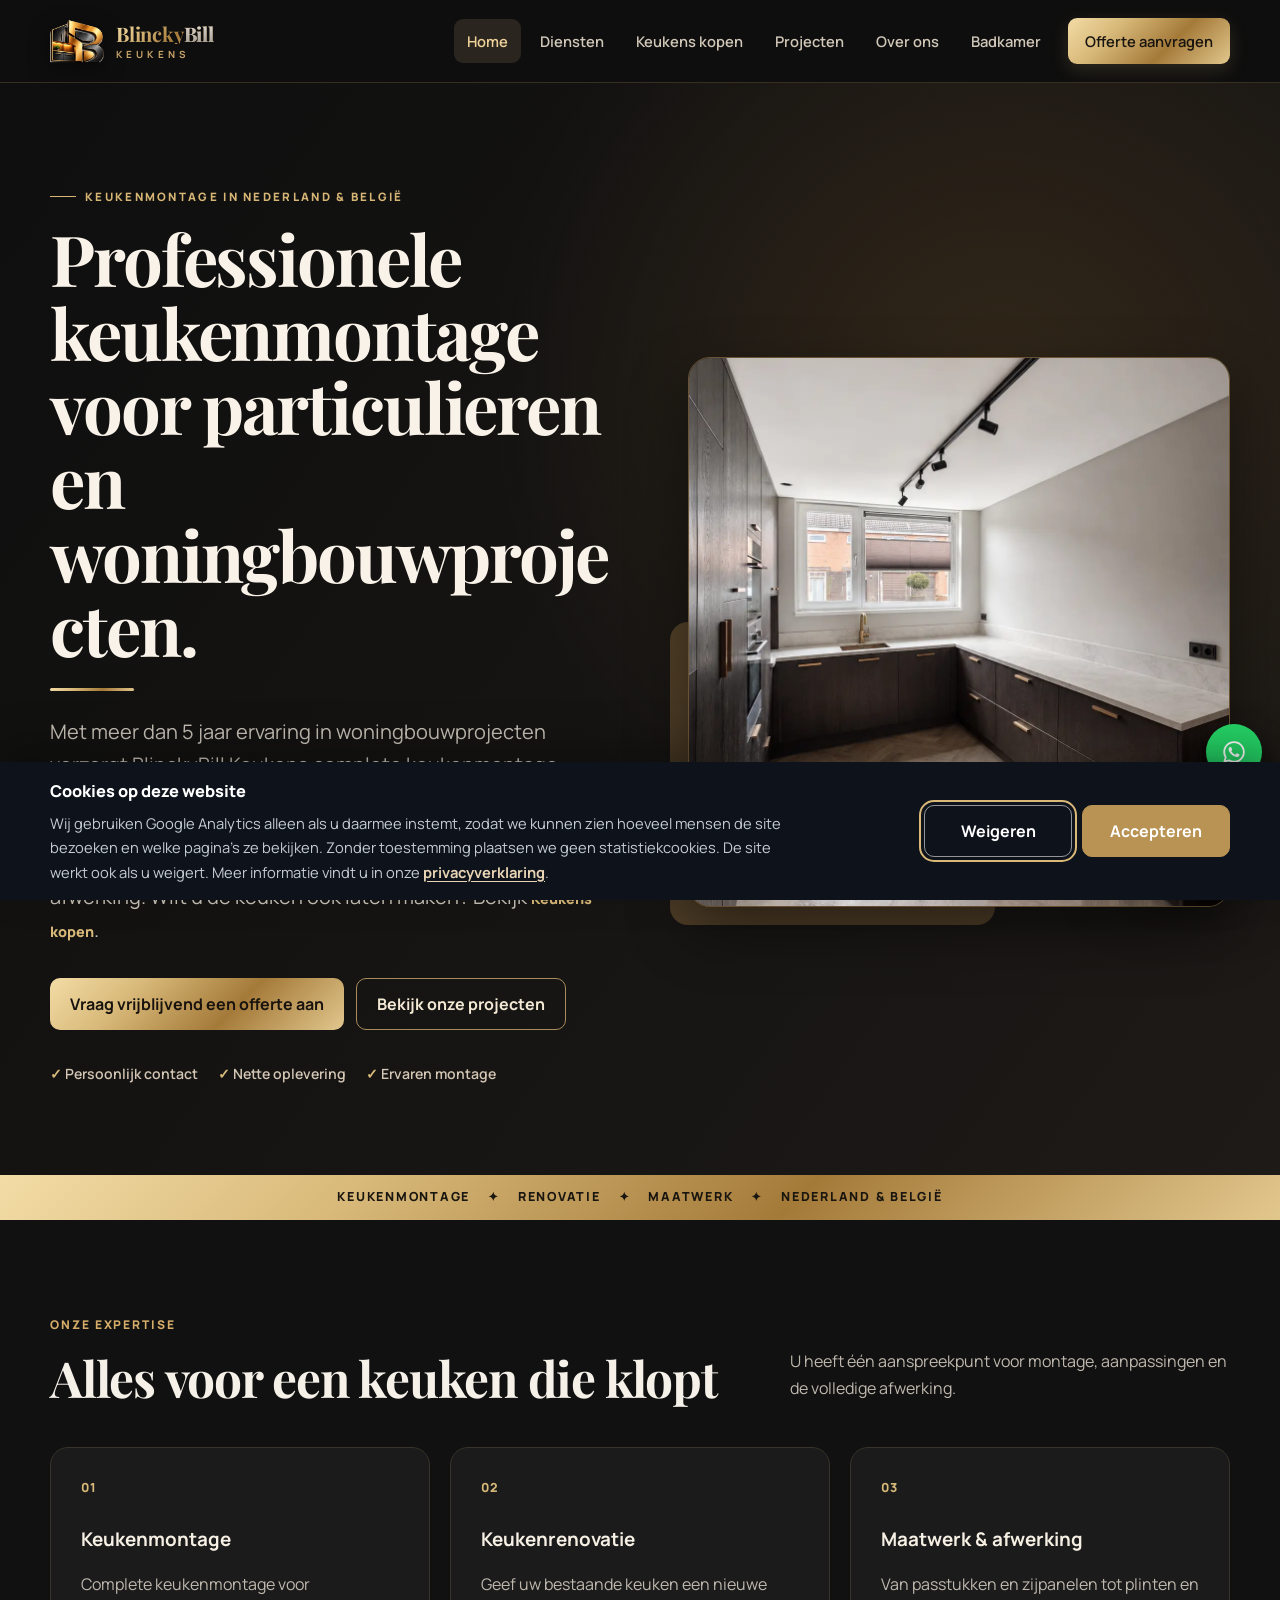
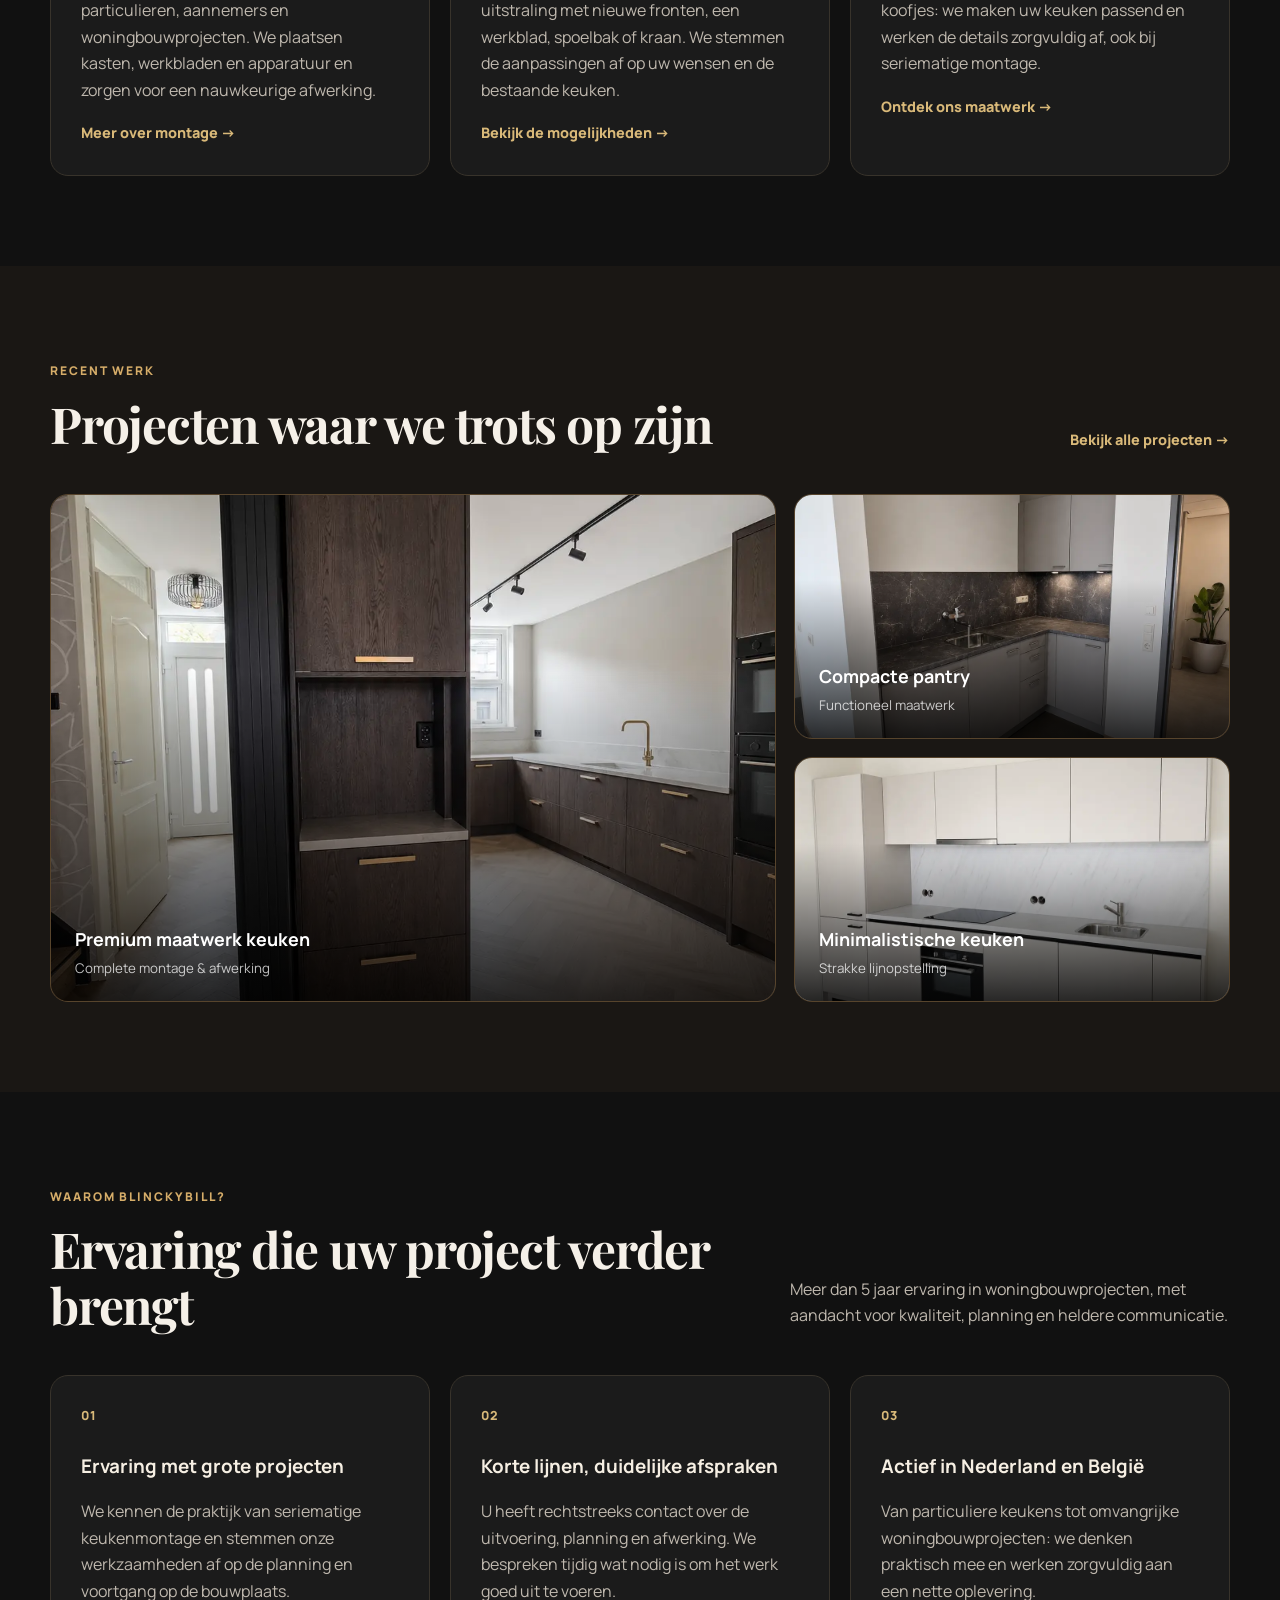
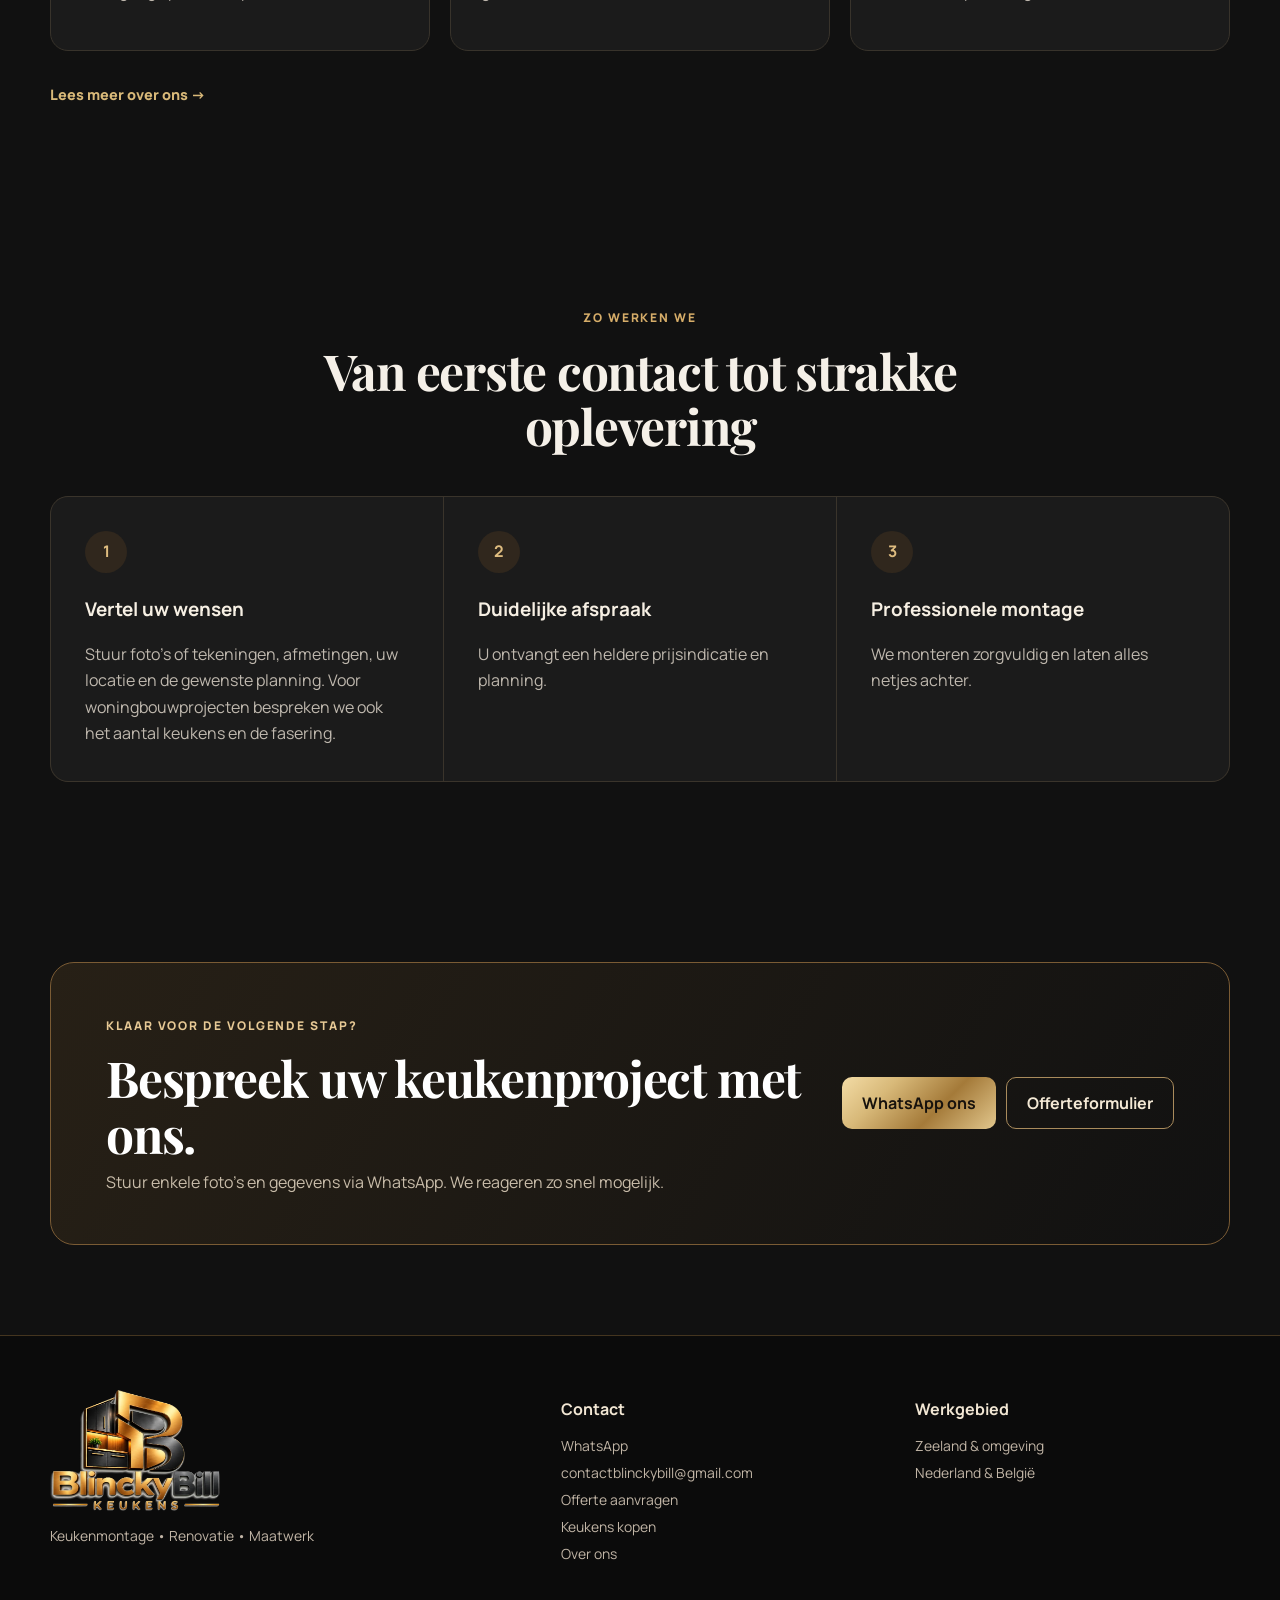
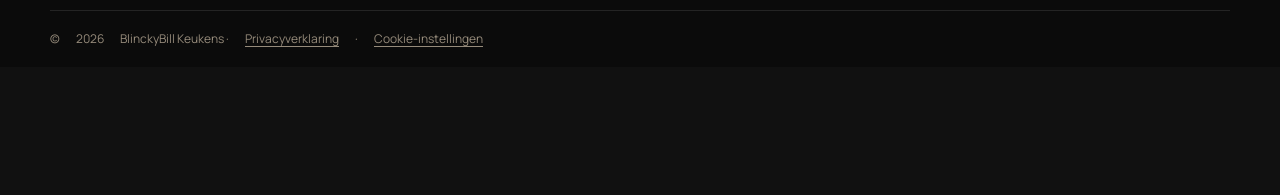
<file: index.html>
<!doctype html>
<html lang="nl">
<head>
  <meta charset="utf-8">
  <meta name="viewport" content="width=device-width, initial-scale=1">
  <title>Keukenmontage Zeeland &amp; België | BlinckyBill Keukens</title>
  <meta name="description" content="Keukenmontage in Zeeland, Nederland en België voor particulieren en woningbouwprojecten. Ook renovatie en maatwerk. Vraag vrijblijvend een offerte aan.">
  <link rel="canonical" href="https://blinckybillkeukens.nl/">
  <meta name="theme-color" content="#111111">
  <meta property="og:type" content="website">
  <meta property="og:locale" content="nl_NL">
  <meta property="og:site_name" content="BlinckyBill Keukens">
  <meta property="og:title" content="Keukenmontage Zeeland &amp; België | BlinckyBill Keukens">
  <meta property="og:description" content="Keukenmontage in Zeeland, Nederland en België voor particulieren en woningbouwprojecten. Ook renovatie en maatwerk. Vraag vrijblijvend een offerte aan.">
  <meta property="og:url" content="https://blinckybillkeukens.nl/">
  <meta property="og:image" content="https://blinckybillkeukens.nl/og-image.jpg">
  <meta property="og:image:width" content="1200">
  <meta property="og:image:height" content="630">
  <meta name="twitter:card" content="summary_large_image">
  <link rel="icon" type="image/png" sizes="32x32" href="favicon-32.png">
  <link rel="apple-touch-icon" href="apple-touch-icon.png">
  <link rel="preconnect" href="https://fonts.googleapis.com">
  <link rel="preconnect" href="https://fonts.gstatic.com" crossorigin>
  <link rel="stylesheet" href="https://fonts.googleapis.com/css2?family=Manrope:wght@400;500;600;700;800&amp;family=Playfair+Display:wght@600;700&amp;display=swap">
  <link rel="stylesheet" href="styles.css">
  <link rel="stylesheet" href="premium.css">
  <link rel="preload" as="image" href="project-premium-01.webp" fetchpriority="high">
  <script type="application/ld+json">{"@context":"https://schema.org","@type":"HomeAndConstructionBusiness","name":"BlinckyBill Keukens","url":"https://blinckybillkeukens.nl/","logo":"https://blinckybillkeukens.nl/blinckybill-premium-logo.png","image":"https://blinckybillkeukens.nl/og-image.jpg","email":"contactblinckybill@gmail.com","description":"Keukenmontage voor particulieren en woningbouwprojecten in Zeeland, Nederland en België. Keukenrenovatie, maatwerk en afwerking.","areaServed":[{"@type":"AdministrativeArea","name":"Zeeland"},{"@type":"Country","name":"Nederland"},{"@type":"Country","name":"België"}]}</script>
</head>
<body>
<a class="skip-link" href="#main">Naar de inhoud</a>
<header class="site-header"><div class="container header-inner"><a class="brand" href="index.html" aria-label="BlinckyBill Keukens – home"><img src="logo-emblem.webp" class="logo" width="192" height="192" alt="BlinckyBill Keukens logo"><span class="brand-text"><strong>Blincky<em>Bill</em></strong><small>Keukens</small></span></a><button class="nav-toggle" type="button" aria-label="Menu openen" aria-expanded="false" aria-controls="site-nav">☰</button><nav class="nav" id="site-nav" data-nav aria-label="Hoofdmenu"><a class="active" aria-current="page" href="index.html">Home</a><a href="diensten.html">Diensten</a><a href="keukens-kopen.html">Keukens kopen</a><a href="portfolio.html">Projecten</a><a href="over-ons.html">Over ons</a><a href="badkamermeubels.html">Badkamer</a><a class="nav-cta" href="contact.html">Offerte aanvragen</a></nav></div></header>
<main id="main">
    <section class="hero">
      <div class="container hero-grid">
        <div class="hero-copy">
          <span class="premium-kicker">Keukenmontage in Nederland & België</span>
          <h1>Professionele keukenmontage voor particulieren en woningbouwprojecten.</h1>
          <p class="lead">Met meer dan 5 jaar ervaring in woningbouwprojecten verzorgt BlinckyBill Keukens complete keukenmontage, renovatie en maatwerk in Nederland en België. Van één keuken tot een groot woonproject: u kunt rekenen op duidelijke afspraken, zorgvuldig montagewerk en een nette afwerking. Wilt u de keuken ook laten maken? Bekijk <a class="text-link" href="keukens-kopen.html">Keukens kopen</a>.</p>
          <div class="hero-actions">
            <a class="btn primary" href="contact.html">Vraag vrijblijvend een offerte aan</a>
            <a class="btn secondary" href="portfolio.html">Bekijk onze projecten</a>
          </div>
          <div class="trust-row">
            <span>✓ Persoonlijk contact</span>
            <span>✓ Nette oplevering</span>
            <span>✓ Ervaren montage</span>
          </div>
        </div>
        <div class="hero-visual">
          <img src="project-premium-01.webp" alt="Premium keuken in donker hout met messing details" width="1086" height="1448" fetchpriority="high" decoding="async">
          <div class="experience-badge"><strong>Vakwerk</strong><span>tot in elk detail</span></div>
        </div>
      </div>
    </section>

    <section class="section" id="blinckybill-video" hidden aria-labelledby="blinckybill-video-title">
      <div class="container">
        <div class="section-heading"><div><span class="eyebrow">BlinckyBill in beeld</span><h2 id="blinckybill-video-title">Vakmanschap in elk detail</h2></div><p>Bekijk onze korte merkfilm over keukenmontage en vakmanschap.</p></div>
        <video id="blinckybill-ad-player" controls playsinline preload="metadata" style="display:block;width:100%;max-width:1000px;margin:0 auto;border-radius:18px;background:#111;aspect-ratio:16/9" aria-label="BlinckyBill Keukens merkfilm van 25 seconden">
          <source src="blinckybill-reclame.mp4" type="video/mp4">
          Uw browser ondersteunt deze video niet.
        </video>
      </div>
    </section>
    <script>
      (function () {
        var video = document.getElementById('blinckybill-ad-player');
        var section = document.getElementById('blinckybill-video');
        video.addEventListener('loadedmetadata', function () { section.hidden = false; }, { once: true });
      }());
    </script>

    <div class="premium-strip" role="presentation"><div class="container"><span>Keukenmontage</span><span>Renovatie</span><span>Maatwerk</span><span>Nederland & België</span></div></div>

    <section class="section">
      <div class="container">
        <div class="section-heading"><div><span class="eyebrow">Onze expertise</span><h2>Alles voor een keuken die klopt</h2></div><p>U heeft één aanspreekpunt voor montage, aanpassingen en de volledige afwerking.</p></div>
        <div class="service-grid">
          <article class="service-card"><span class="service-number">01</span><h3>Keukenmontage</h3><p>Complete keukenmontage voor particulieren, aannemers en woningbouwprojecten. We plaatsen kasten, werkbladen en apparatuur en zorgen voor een nauwkeurige afwerking.</p><a href="diensten.html">Meer over montage →</a></article>
          <article class="service-card"><span class="service-number">02</span><h3>Keukenrenovatie</h3><p>Geef uw bestaande keuken een nieuwe uitstraling met nieuwe fronten, een werkblad, spoelbak of kraan. We stemmen de aanpassingen af op uw wensen en de bestaande keuken.</p><a href="diensten.html">Bekijk de mogelijkheden →</a></article>
          <article class="service-card"><span class="service-number">03</span><h3>Maatwerk & afwerking</h3><p>Van passtukken en zijpanelen tot plinten en koofjes: we maken uw keuken passend en werken de details zorgvuldig af, ook bij seriematige montage.</p><a href="diensten.html">Ontdek ons maatwerk →</a></article>
        </div>
      </div>
    </section>

    <section class="section projects-section">
      <div class="container">
        <div class="section-heading"><div><span class="eyebrow">Recent werk</span><h2>Projecten waar we trots op zijn</h2></div><a class="text-link" href="portfolio.html">Bekijk alle projecten →</a></div>
        <div class="featured-projects">
          <a class="project-card project-large" href="portfolio.html"><img src="project-premium-02.webp" alt="Complete maatwerk keuken in donker hout" loading="lazy" decoding="async"><span><strong>Premium maatwerk keuken</strong><small>Complete montage & afwerking</small></span></a>
          <a class="project-card" href="portfolio.html"><img src="project-pantry-grey.webp" alt="Compacte grijze pantry" loading="lazy" decoding="async"><span><strong>Compacte pantry</strong><small>Functioneel maatwerk</small></span></a>
          <a class="project-card" href="portfolio.html"><img src="project-minimal-white.webp" alt="Minimalistische witte keuken" loading="lazy" decoding="async"><span><strong>Minimalistische keuken</strong><small>Strakke lijnopstelling</small></span></a>
        </div>
      </div>
    </section>

    <section class="section">
      <div class="container">
        <div class="section-heading"><div><span class="eyebrow">Waarom BlinckyBill?</span><h2>Ervaring die uw project verder brengt</h2></div><p>Meer dan 5 jaar ervaring in woningbouwprojecten, met aandacht voor kwaliteit, planning en heldere communicatie.</p></div>
        <div class="service-grid">
          <article class="service-card"><span class="service-number">01</span><h3>Ervaring met grote projecten</h3><p>We kennen de praktijk van seriematige keukenmontage en stemmen onze werkzaamheden af op de planning en voortgang op de bouwplaats.</p></article>
          <article class="service-card"><span class="service-number">02</span><h3>Korte lijnen, duidelijke afspraken</h3><p>U heeft rechtstreeks contact over de uitvoering, planning en afwerking. We bespreken tijdig wat nodig is om het werk goed uit te voeren.</p></article>
          <article class="service-card"><span class="service-number">03</span><h3>Actief in Nederland en België</h3><p>Van particuliere keukens tot omvangrijke woningbouwprojecten: we denken praktisch mee en werken zorgvuldig aan een nette oplevering.</p></article>
        </div>
        <p class="hero-actions"><a class="text-link" href="over-ons.html">Lees meer over ons →</a></p>
      </div>
    </section>

    <section class="section process-section">
      <div class="container">
        <div class="section-heading centered"><div><span class="eyebrow">Zo werken we</span><h2>Van eerste contact tot strakke oplevering</h2></div></div>
        <div class="process-grid"><div><strong>1</strong><h3>Vertel uw wensen</h3><p>Stuur foto’s of tekeningen, afmetingen, uw locatie en de gewenste planning. Voor woningbouwprojecten bespreken we ook het aantal keukens en de fasering.</p></div><div><strong>2</strong><h3>Duidelijke afspraak</h3><p>U ontvangt een heldere prijsindicatie en planning.</p></div><div><strong>3</strong><h3>Professionele montage</h3><p>We monteren zorgvuldig en laten alles netjes achter.</p></div></div>
      </div>
    </section>

    <section class="section">
      <div class="container cta-panel"><div><span class="eyebrow light">Klaar voor de volgende stap?</span><h2>Bespreek uw keukenproject met ons.</h2><p>Stuur enkele foto’s en gegevens via WhatsApp. We reageren zo snel mogelijk.</p></div><div class="cta-actions"><a class="btn white" href="https://wa.me/31616698106" target="_blank" rel="noopener">WhatsApp ons</a><a class="btn secondary" href="contact.html">Offerteformulier</a></div></div>
    </section>
  </main>
<footer class="site-footer"><div class="container footer-inner"><div class="footer-brand"><img src="logo-blinckybill-keukens.webp" class="footer-logo" width="640" height="457" alt="BlinckyBill Keukens" loading="lazy"><span>Keukenmontage • Renovatie • Maatwerk</span></div><div><strong>Contact</strong><a href="https://wa.me/31616698106" target="_blank" rel="noopener">WhatsApp</a><a href="mailto:contactblinckybill@gmail.com">contactblinckybill@gmail.com</a><a href="contact.html">Offerte aanvragen</a><a href="keukens-kopen.html">Keukens kopen</a><a href="over-ons.html">Over ons</a></div><div><strong>Werkgebied</strong><span>Zeeland & omgeving</span><span>Nederland & België</span></div></div><div class="container footer-bottom">© <span id="year">2026</span> BlinckyBill Keukens · <a href="privacyverklaring.html">Privacyverklaring</a> · <button type="button" class="footer-cookie-settings" data-open-cookie-settings>Cookie-instellingen</button></div></footer>
<a class="wa-float" href="https://wa.me/31616698106" target="_blank" rel="noopener" aria-label="Stuur een WhatsApp-bericht"><svg viewBox="0 0 24 24" width="26" height="26" aria-hidden="true"><path fill="currentColor" d="M12.04 2C6.58 2 2.13 6.45 2.13 11.91c0 1.75.46 3.45 1.32 4.95L2.05 22l5.25-1.38a9.9 9.9 0 0 0 4.74 1.21c5.46 0 9.91-4.45 9.91-9.91C21.95 6.45 17.5 2 12.04 2Zm0 18.15c-1.48 0-2.93-.4-4.2-1.15l-.3-.18-3.12.82.83-3.04-.2-.31a8.2 8.2 0 0 1-1.26-4.38c0-4.54 3.7-8.24 8.25-8.24 4.54 0 8.24 3.7 8.24 8.24 0 4.55-3.7 8.24-8.24 8.24Zm4.52-6.16c-.25-.12-1.47-.72-1.69-.81-.23-.08-.39-.12-.56.12-.16.25-.64.81-.78.97-.14.17-.29.19-.54.06-.25-.12-1.05-.39-1.99-1.23-.74-.66-1.23-1.47-1.38-1.72-.14-.25-.02-.38.11-.5.11-.11.25-.29.37-.43.13-.15.17-.25.25-.42.08-.16.04-.31-.02-.43-.06-.12-.56-1.34-.76-1.84-.2-.48-.41-.42-.56-.43h-.48c-.17 0-.43.06-.66.31-.22.25-.86.84-.86 2.05 0 1.21.88 2.38 1 2.54.12.17 1.73 2.64 4.2 3.7.59.26 1.05.41 1.4.52.59.19 1.13.16 1.55.1.47-.07 1.47-.6 1.67-1.18.21-.58.21-1.07.14-1.18-.06-.1-.22-.16-.47-.28Z"/></svg></a>
<script src="analytics-config.js"></script>
<script src="cookie-consent.js" defer></script>
<script src="script.js" defer></script>
</body>
</html>
</file>
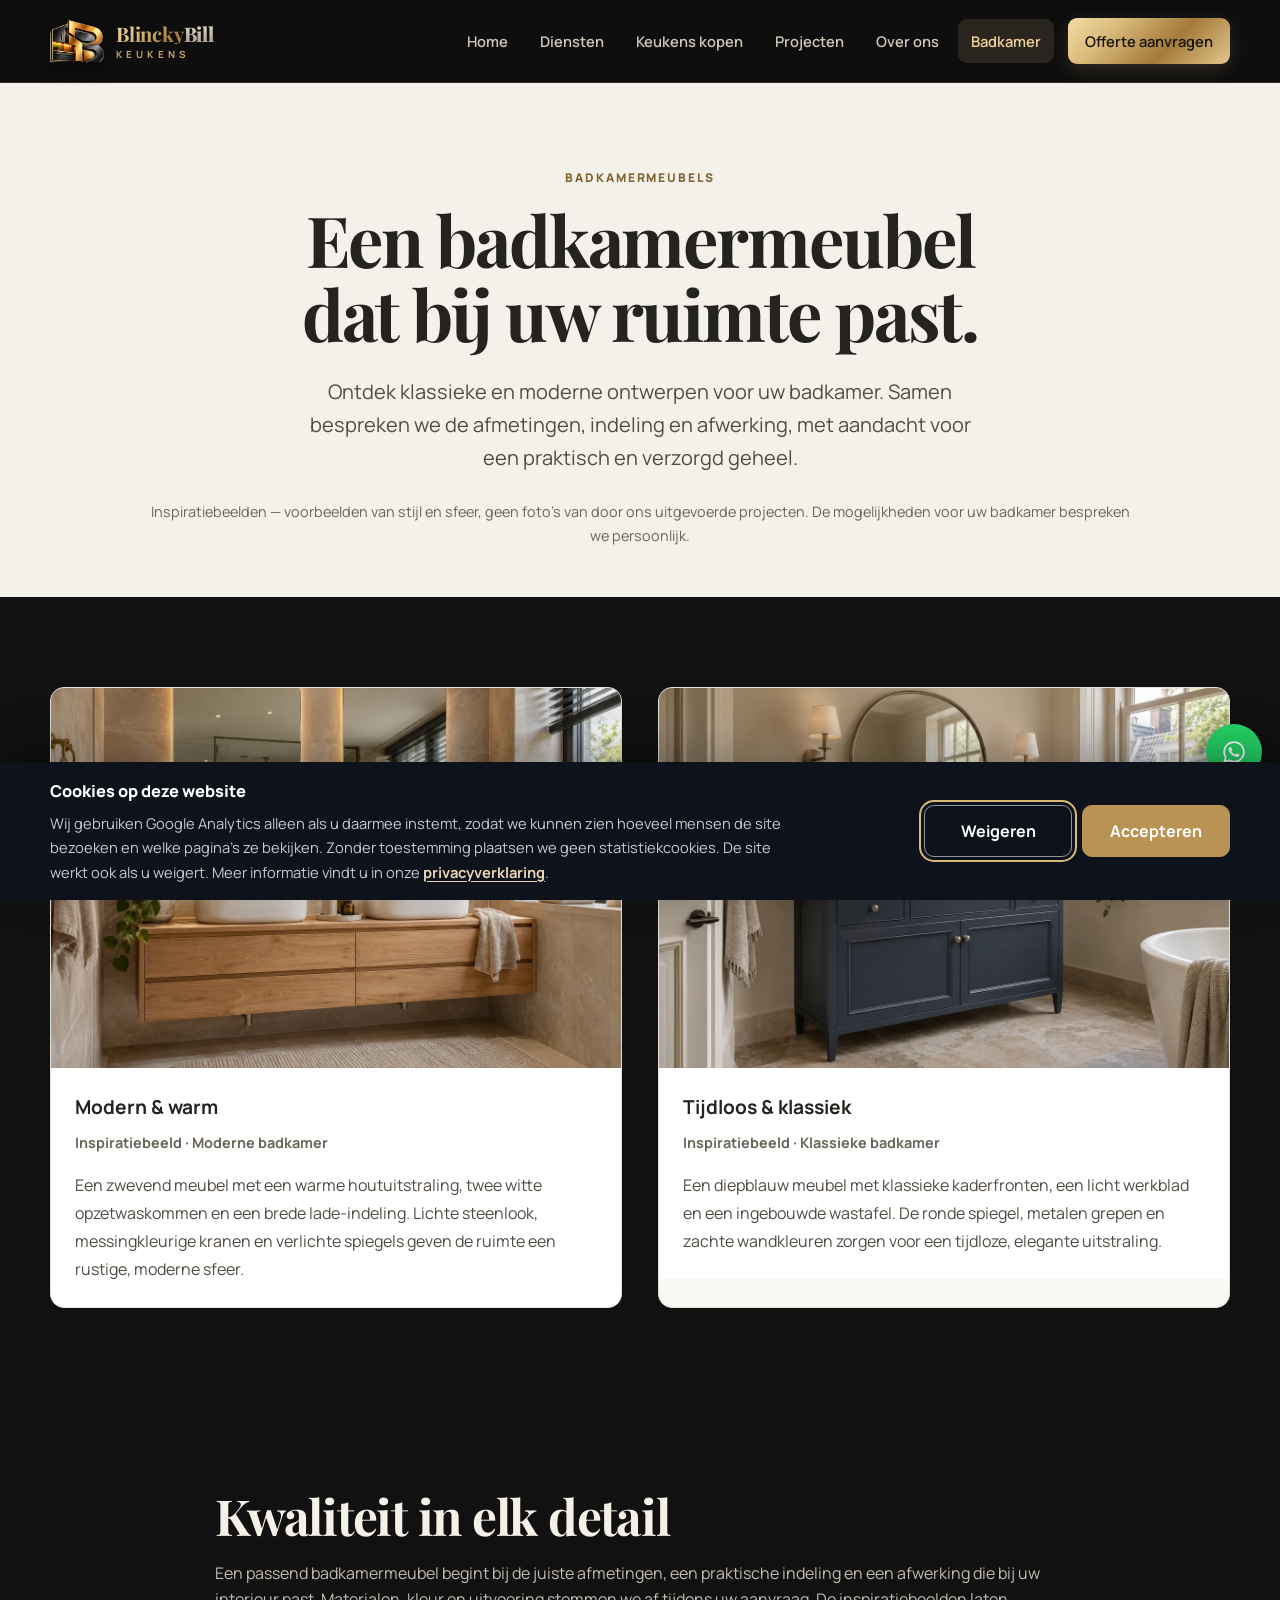
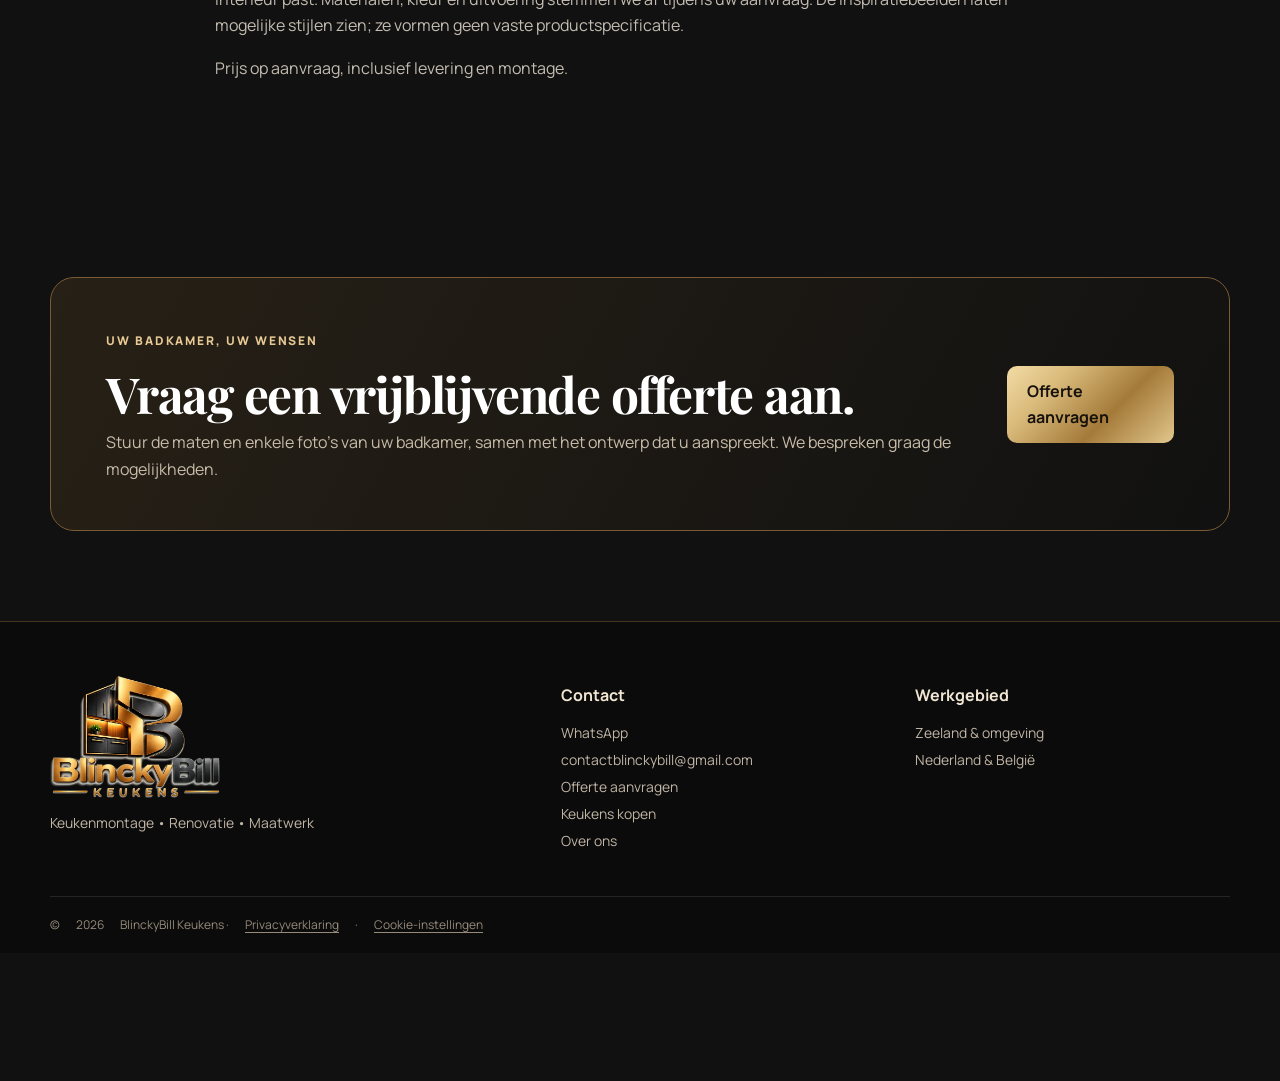
<file: badkamermeubels.html>
<!doctype html>
<html lang="nl">
<head>
  <meta charset="utf-8">
  <meta name="viewport" content="width=device-width, initial-scale=1">
  <title>Badkamermeubels | BlinckyBill Keukens</title>
  <meta name="description" content="Badkamermeubels op maat: klassiek of modern, in MDF of melamine. Levering en montage door BlinckyBill Keukens.">
  <link rel="canonical" href="https://blinckybillkeukens.nl/badkamermeubels.html">
  <meta name="theme-color" content="#111111">
  <meta property="og:type" content="website">
  <meta property="og:locale" content="nl_NL">
  <meta property="og:site_name" content="BlinckyBill Keukens">
  <meta property="og:title" content="Badkamermeubels | BlinckyBill Keukens">
  <meta property="og:description" content="Badkamermeubels op maat: klassiek of modern, in MDF of melamine. Levering en montage door BlinckyBill Keukens.">
  <meta property="og:url" content="https://blinckybillkeukens.nl/badkamermeubels.html">
  <meta property="og:image" content="https://blinckybillkeukens.nl/og-image.jpg">
  <meta property="og:image:width" content="1200">
  <meta property="og:image:height" content="630">
  <meta name="twitter:card" content="summary_large_image">
  <link rel="icon" type="image/png" sizes="32x32" href="favicon-32.png">
  <link rel="apple-touch-icon" href="apple-touch-icon.png">
  <link rel="preconnect" href="https://fonts.googleapis.com">
  <link rel="preconnect" href="https://fonts.gstatic.com" crossorigin>
  <link rel="stylesheet" href="https://fonts.googleapis.com/css2?family=Manrope:wght@400;500;600;700;800&amp;family=Playfair+Display:wght@600;700&amp;display=swap">
  <link rel="stylesheet" href="styles.css">
  <link rel="stylesheet" href="premium.css">
<style>
.bathroom-page .page-hero{background:#f4f1eb;padding:80px 0 48px}
.bathroom-page .page-hero .narrow{max-width:1000px}
.bathroom-page h1{max-width:760px;margin-bottom:24px}
.bathroom-page .lead{max-width:680px}
.bathroom-page .filters{display:flex;flex-wrap:wrap;gap:10px;margin-top:30px}
.bathroom-page .gallery{display:grid;grid-template-columns:repeat(2,minmax(0,1fr));gap:36px}
.bathroom-page .gallery .g-item{display:block;position:relative;padding:0;overflow:hidden;border:1px solid #e5e0d7;border-radius:14px;background:#faf8f4;text-align:left;color:#25231f;box-shadow:none}
.bathroom-page .gallery .g-item[hidden]{display:none}
.bathroom-page .gallery .g-item img{display:block;width:100%;height:auto;aspect-ratio:3/2;object-fit:cover;background:#eeeae3;transition:transform .3s}
.bathroom-page .gallery .g-item:hover img{transform:scale(1.025)}
.bathroom-page .gallery .g-item>span{position:static;display:block;padding:24px;background:#fff;color:#25231f}
.bathroom-page .gallery .g-item strong{display:block;font-size:1.2rem;margin-bottom:8px}
.bathroom-page .gallery .g-item small{display:block;color:#696359;font-size:.9rem}
.bathroom-page .g-item:focus-visible{outline:3px solid #a98750;outline-offset:5px}
.bathroom-page .catalog-note{margin:26px 0 0;color:#696359;font-size:.9rem;line-height:1.7}
@media(max-width:640px){.bathroom-page .gallery{grid-template-columns:1fr;gap:24px}.bathroom-page .page-hero{padding:48px 0 32px}.bathroom-page .gallery .g-item>span{padding:20px}}
@media(prefers-reduced-motion:reduce){.bathroom-page .gallery .g-item img{transition:none}}
.bathroom-page .bath-description{font-size:1rem;line-height:1.75;color:#514b43;margin:16px 0 0;font-weight:400}

/* Readable bathroom presentation and compact phone layout */
.bathroom-page .page-hero{color:#25231f}
.bathroom-page .page-hero h1{margin-left:auto;margin-right:auto}
.bathroom-page .page-hero .lead{color:#514b43}
.bathroom-page .page-hero .eyebrow{color:#80612f}
.bathroom-page .page-hero .catalog-note{color:#696359}
.bathroom-page .gallery .g-item{cursor:default}
.bathroom-page .gallery .g-item:hover{transform:none}
.bathroom-page .gallery .g-item small{text-align:left}
@media(max-width:700px){
 .bathroom-page .gallery{grid-template-columns:1fr;gap:24px}
 .bathroom-page .page-hero{padding:32px 0 28px;text-align:left}
 .bathroom-page h1{font-size:clamp(1.9rem,7.5vw,2.65rem);line-height:1.15;margin-bottom:16px}
 .bathroom-page .lead{font-size:1rem;line-height:1.65;margin-bottom:0}
 .bathroom-page .catalog-note{margin-top:18px;font-size:.8rem;line-height:1.6}
 .bathroom-page .section{padding:32px 0}
 .bathroom-page .gallery .g-item>span{padding:20px}
 .bathroom-page .gallery .g-item img{aspect-ratio:auto;height:auto}
 .bathroom-page .gallery .g-item strong{font-size:1.15rem}
 .bathroom-page .bath-description{font-size:.95rem;line-height:1.65;margin-top:12px}
 .bathroom-page h2{font-size:1.85rem;line-height:1.2;overflow-wrap:break-word}
 .bathroom-page .cta-panel{padding:28px 22px;gap:24px}
 .bathroom-page .cta-panel>.btn{width:100%;white-space:normal;text-align:center}
 .bathroom-page .footer-inner a{overflow-wrap:anywhere}
 .bathroom-page .footer-bottom{padding-bottom:65px}
}
</style>
</head>
<body class="bathroom-page">
<a class="skip-link" href="#main">Naar de inhoud</a>
<header class="site-header"><div class="container header-inner"><a class="brand" href="index.html" aria-label="BlinckyBill Keukens – home"><img src="logo-emblem.webp" class="logo" width="192" height="192" alt="BlinckyBill Keukens logo"><span class="brand-text"><strong>Blincky<em>Bill</em></strong><small>Keukens</small></span></a><button class="nav-toggle" type="button" aria-label="Menu openen" aria-expanded="false" aria-controls="site-nav">☰</button><nav class="nav" id="site-nav" data-nav aria-label="Hoofdmenu"><a href="index.html">Home</a><a href="diensten.html">Diensten</a><a href="keukens-kopen.html">Keukens kopen</a><a href="portfolio.html">Projecten</a><a href="over-ons.html">Over ons</a><a class="active" aria-current="page" href="badkamermeubels.html">Badkamer</a><a class="nav-cta" href="contact.html">Offerte aanvragen</a></nav></div></header>
<main id="main"><section class="page-hero"><div class="container narrow"><span class="eyebrow">Badkamermeubels</span><h1>Een badkamermeubel dat bij uw ruimte past.</h1><p class="lead">Ontdek klassieke en moderne ontwerpen voor uw badkamer. Samen bespreken we de afmetingen, indeling en afwerking, met aandacht voor een praktisch en verzorgd geheel.</p><p class="catalog-note">Inspiratiebeelden — voorbeelden van stijl en sfeer, geen foto’s van door ons uitgevoerde projecten. De mogelijkheden voor uw badkamer bespreken we persoonlijk.</p></div></section><section class="section"><div class="container gallery" id="gallery">
<article class="g-item"><img src="[data-uri]" alt="Inspiratiebeeld: Modern & warm" width="1200" height="800" loading="lazy" decoding="async"><span><strong>Modern &amp; warm</strong><small>Inspiratiebeeld · Moderne badkamer</small><p class="bath-description">Een zwevend meubel met een warme houtuitstraling, twee witte opzetwaskommen en een brede lade-indeling. Lichte steenlook, messingkleurige kranen en verlichte spiegels geven de ruimte een rustige, moderne sfeer.</p></span></article>
<article class="g-item"><img src="[data-uri]" alt="Inspiratiebeeld: Tijdloos & klassiek" width="1200" height="800" loading="lazy" decoding="async"><span><strong>Tijdloos &amp; klassiek</strong><small>Inspiratiebeeld · Klassieke badkamer</small><p class="bath-description">Een diepblauw meubel met klassieke kaderfronten, een licht werkblad en een ingebouwde wastafel. De ronde spiegel, metalen grepen en zachte wandkleuren zorgen voor een tijdloze, elegante uitstraling.</p></span></article>
</div></section><section class="section"><div class="container narrow"><h2>Kwaliteit in elk detail</h2><p>Een passend badkamermeubel begint bij de juiste afmetingen, een praktische indeling en een afwerking die bij uw interieur past. Materialen, kleur en uitvoering stemmen we af tijdens uw aanvraag. De inspiratiebeelden laten mogelijke stijlen zien; ze vormen geen vaste productspecificatie.</p><p>Prijs op aanvraag, inclusief levering en montage.</p></div></section><section class="section"><div class="container cta-panel"><div><span class="eyebrow light">Uw badkamer, uw wensen</span><h2>Vraag een vrijblijvende offerte aan.</h2><p>Stuur de maten en enkele foto’s van uw badkamer, samen met het ontwerp dat u aanspreekt. We bespreken graag de mogelijkheden.</p></div><a class="btn white" href="contact.html">Offerte aanvragen</a></div></section></main>
<div class="modal" id="modal" aria-hidden="true"><div class="modal-backdrop" data-close-modal></div><div class="modal-card" role="dialog" aria-modal="true" aria-labelledby="modalTitle"><button type="button" class="modal-close" data-close-modal aria-label="Sluiten">×</button><img id="modalImage" alt="" decoding="async"><div class="modal-copy"><h2 id="modalTitle"></h2><p id="modalDesc"></p></div></div></div>
<footer class="site-footer"><div class="container footer-inner"><div class="footer-brand"><img src="logo-blinckybill-keukens.webp" class="footer-logo" width="640" height="457" alt="BlinckyBill Keukens" loading="lazy" decoding="async"><span>Keukenmontage • Renovatie • Maatwerk</span></div><div><strong>Contact</strong><a href="https://wa.me/31616698106" target="_blank" rel="noopener">WhatsApp</a><a href="mailto:contactblinckybill@gmail.com">contactblinckybill@gmail.com</a><a href="contact.html">Offerte aanvragen</a><a href="keukens-kopen.html">Keukens kopen</a><a href="over-ons.html">Over ons</a></div><div><strong>Werkgebied</strong><span>Zeeland & omgeving</span><span>Nederland & België</span></div></div><div class="container footer-bottom">© <span id="year">2026</span> BlinckyBill Keukens · <a href="privacyverklaring.html">Privacyverklaring</a> · <button type="button" class="footer-cookie-settings" data-open-cookie-settings>Cookie-instellingen</button></div></footer>
<a class="wa-float" href="https://wa.me/31616698106" target="_blank" rel="noopener" aria-label="Stuur een WhatsApp-bericht"><svg viewBox="0 0 24 24" width="26" height="26" aria-hidden="true"><path fill="currentColor" d="M12.04 2C6.58 2 2.13 6.45 2.13 11.91c0 1.75.46 3.45 1.32 4.95L2.05 22l5.25-1.38a9.9 9.9 0 0 0 4.74 1.21c5.46 0 9.91-4.45 9.91-9.91C21.95 6.45 17.5 2 12.04 2Zm0 18.15c-1.48 0-2.93-.4-4.2-1.15l-.3-.18-3.12.82.83-3.04-.2-.31a8.2 8.2 0 0 1-1.26-4.38c0-4.54 3.7-8.24 8.25-8.24 4.54 0 8.24 3.7 8.24 8.24 0 4.55-3.7 8.24-8.24 8.24Zm4.52-6.16c-.25-.12-1.47-.72-1.69-.81-.23-.08-.39-.12-.56.12-.16.25-.64.81-.78.97-.14.17-.29.19-.54.06-.25-.12-1.05-.39-1.99-1.23-.74-.66-1.23-1.47-1.38-1.72-.14-.25-.02-.38.11-.5.11-.11.25-.29.37-.43.13-.15.17-.25.25-.42.08-.16.04-.31-.02-.43-.06-.12-.56-1.34-.76-1.84-.2-.48-.41-.42-.56-.43h-.48c-.17 0-.43.06-.66.31-.22.25-.86.84-.86 2.05 0 1.21.88 2.38 1 2.54.12.17 1.73 2.64 4.2 3.7.59.26 1.05.41 1.4.52.59.19 1.13.16 1.55.1.47-.07 1.47-.6 1.67-1.18.21-.58.21-1.07.14-1.18-.06-.1-.22-.16-.47-.28Z"/></svg></a>
<script src="analytics-config.js"></script>
<script src="cookie-consent.js" defer></script>
<script src="script.js" defer></script>
</body>
</html>
</file>
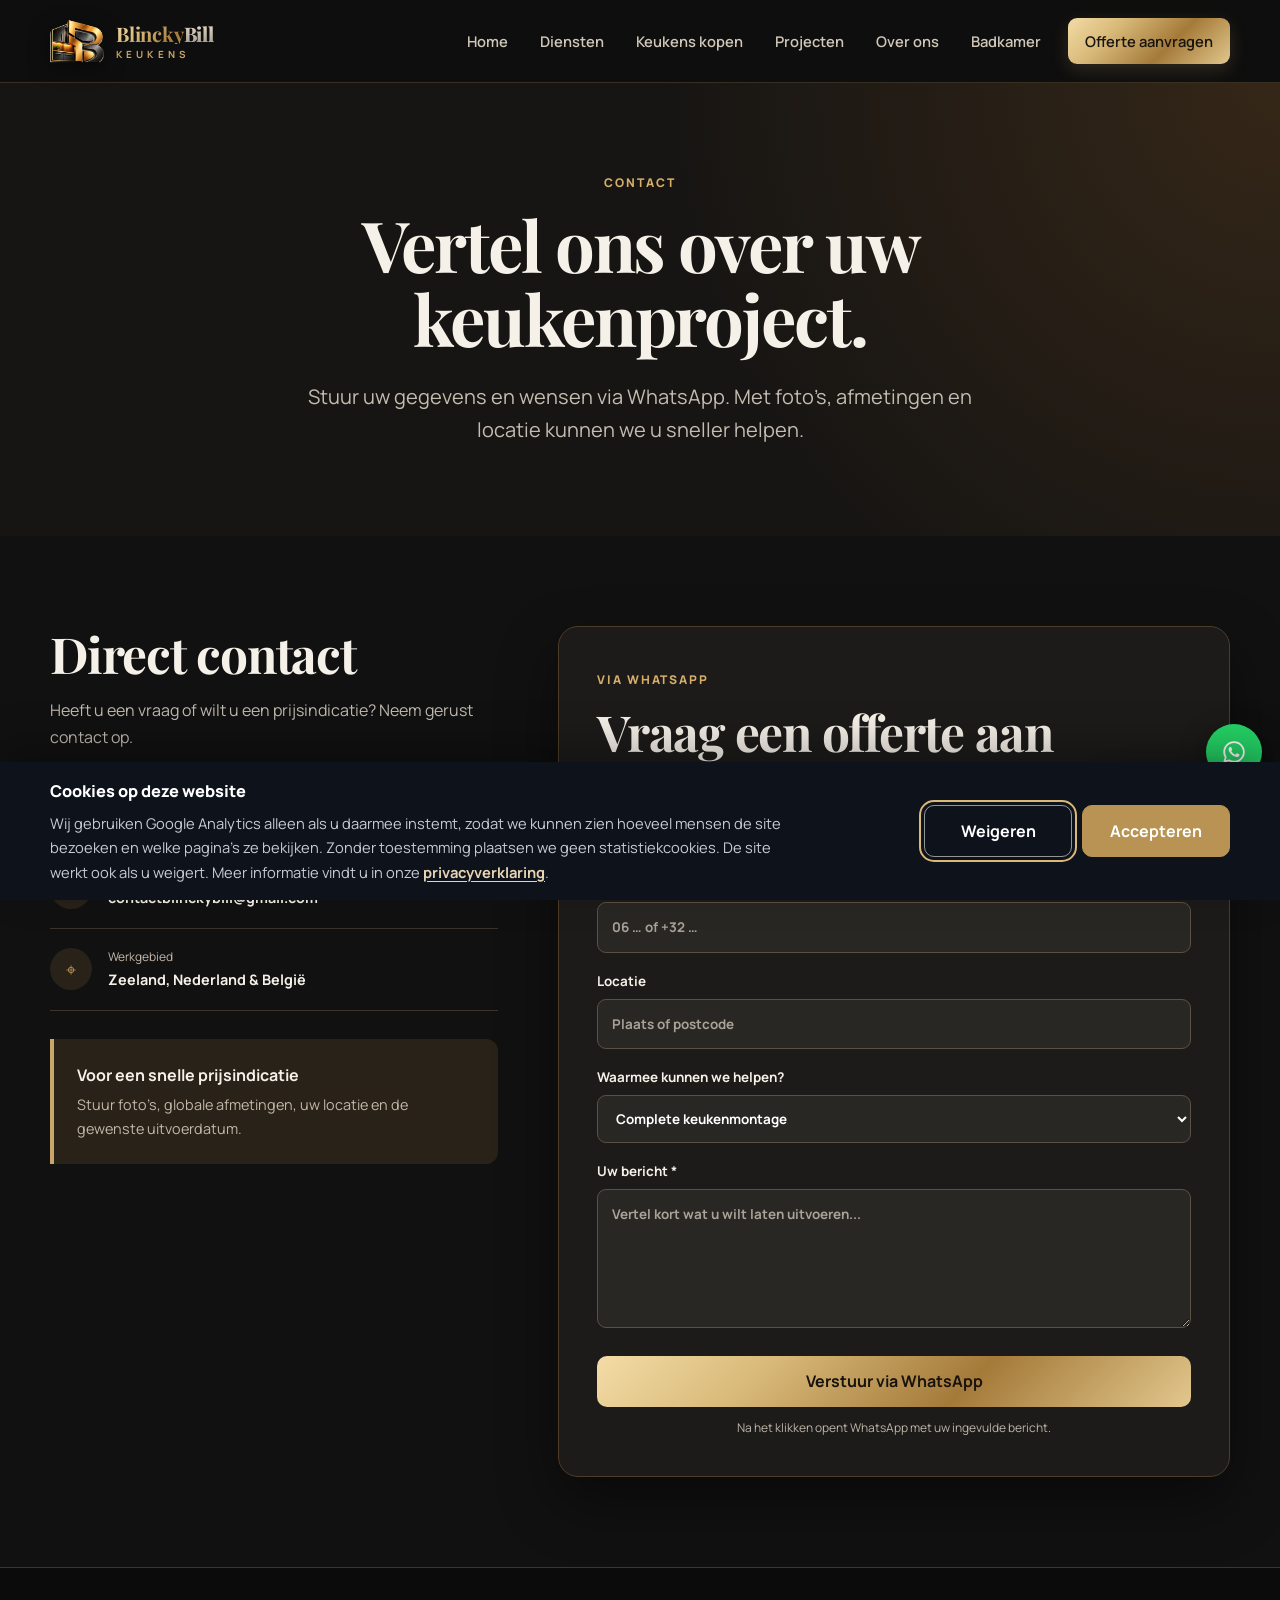
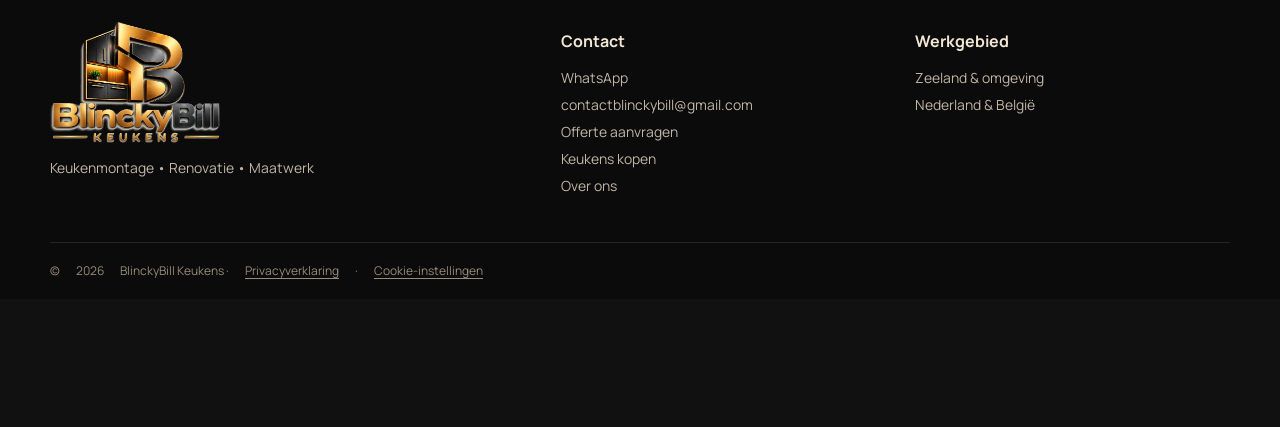
<file: contact.html>
<!doctype html>
<html lang="nl">
<head>
  <meta charset="utf-8">
  <meta name="viewport" content="width=device-width, initial-scale=1">
  <title>Contact & offerte | BlinckyBill Keukens</title>
  <meta name="description" content="Neem contact op met BlinckyBill Keukens voor keukenmontage, renovatie of maatwerk in Zeeland, Nederland en België.">
  <link rel="canonical" href="https://blinckybillkeukens.nl/contact.html">
  <meta name="theme-color" content="#111111">
  <meta property="og:type" content="website">
  <meta property="og:locale" content="nl_NL">
  <meta property="og:site_name" content="BlinckyBill Keukens">
  <meta property="og:title" content="Contact & offerte | BlinckyBill Keukens">
  <meta property="og:description" content="Neem contact op met BlinckyBill Keukens voor keukenmontage, renovatie of maatwerk in Zeeland, Nederland en België.">
  <meta property="og:url" content="https://blinckybillkeukens.nl/contact.html">
  <meta property="og:image" content="https://blinckybillkeukens.nl/og-image.jpg">
  <meta property="og:image:width" content="1200">
  <meta property="og:image:height" content="630">
  <meta name="twitter:card" content="summary_large_image">
  <link rel="icon" type="image/png" sizes="32x32" href="favicon-32.png">
  <link rel="apple-touch-icon" href="apple-touch-icon.png">
  <link rel="preconnect" href="https://fonts.googleapis.com">
  <link rel="preconnect" href="https://fonts.gstatic.com" crossorigin>
  <link rel="stylesheet" href="https://fonts.googleapis.com/css2?family=Manrope:wght@400;500;600;700;800&amp;family=Playfair+Display:wght@600;700&amp;display=swap">
  <link rel="stylesheet" href="styles.css">
  <link rel="stylesheet" href="premium.css">
</head>
<body>
<a class="skip-link" href="#main">Naar de inhoud</a>
<header class="site-header"><div class="container header-inner"><a class="brand" href="index.html" aria-label="BlinckyBill Keukens – home"><img src="logo-emblem.webp" class="logo" width="192" height="192" alt="BlinckyBill Keukens logo"><span class="brand-text"><strong>Blincky<em>Bill</em></strong><small>Keukens</small></span></a><button class="nav-toggle" type="button" aria-label="Menu openen" aria-expanded="false" aria-controls="site-nav">☰</button><nav class="nav" id="site-nav" data-nav aria-label="Hoofdmenu"><a href="index.html">Home</a><a href="diensten.html">Diensten</a><a href="keukens-kopen.html">Keukens kopen</a><a href="portfolio.html">Projecten</a><a href="over-ons.html">Over ons</a><a href="badkamermeubels.html">Badkamer</a><a class="nav-cta active" aria-current="page" href="contact.html">Offerte aanvragen</a></nav></div></header>
<main id="main"><section class="page-hero"><div class="container narrow"><span class="eyebrow">Contact</span><h1>Vertel ons over uw keukenproject.</h1><p class="lead">Stuur uw gegevens en wensen via WhatsApp. Met foto’s, afmetingen en locatie kunnen we u sneller helpen.</p></div></section>
<section class="section"><div class="container contact-grid"><div class="contact-info"><h2>Direct contact</h2><p>Heeft u een vraag of wilt u een prijsindicatie? Neem gerust contact op.</p><a class="contact-method" href="https://wa.me/31616698106" target="_blank" rel="noopener"><span>💬</span><div><small>Stuur een bericht</small><strong>WhatsApp</strong></div></a><a class="contact-method" href="mailto:contactblinckybill@gmail.com"><span>✉</span><div><small>E-mail</small><strong>contactblinckybill@gmail.com</strong></div></a><div class="contact-method"><span>⌖</span><div><small>Werkgebied</small><strong>Zeeland, Nederland & België</strong></div></div><div class="quote-tip"><strong>Voor een snelle prijsindicatie</strong><p>Stuur foto’s, globale afmetingen, uw locatie en de gewenste uitvoerdatum.</p></div></div>
<form id="waForm" class="contact-form"><div><span class="eyebrow">Via WhatsApp</span><h2>Vraag een offerte aan</h2></div><label>Naam *<input id="waName" name="name" required autocomplete="name" placeholder="Uw naam"></label><label>Telefoonnummer<input id="waPhone" name="phone" type="tel" inputmode="tel" autocomplete="tel" placeholder="06 … of +32 …"></label><label>Locatie<input id="waLocation" name="location" autocomplete="address-level2" placeholder="Plaats of postcode"></label><label>Waarmee kunnen we helpen?<select id="waService" name="service"><option>Complete keukenmontage</option><option>Complete keuken op maat</option><option>Keukenrenovatie</option><option>Maatwerk & afwerking</option><option>Badkamermeubel</option><option>Anders</option></select></label><label>Uw bericht *<textarea id="waMsg" name="message" required rows="5" placeholder="Vertel kort wat u wilt laten uitvoeren..."></textarea></label><button class="btn primary full" type="submit">Verstuur via WhatsApp</button><p class="form-note">Na het klikken opent WhatsApp met uw ingevulde bericht.</p></form></div></section></main>
<footer class="site-footer"><div class="container footer-inner"><div class="footer-brand"><img src="logo-blinckybill-keukens.webp" class="footer-logo" width="640" height="457" alt="BlinckyBill Keukens" loading="lazy"><span>Keukenmontage • Renovatie • Maatwerk</span></div><div><strong>Contact</strong><a href="https://wa.me/31616698106" target="_blank" rel="noopener">WhatsApp</a><a href="mailto:contactblinckybill@gmail.com">contactblinckybill@gmail.com</a><a href="contact.html">Offerte aanvragen</a><a href="keukens-kopen.html">Keukens kopen</a><a href="over-ons.html">Over ons</a></div><div><strong>Werkgebied</strong><span>Zeeland & omgeving</span><span>Nederland & België</span></div></div><div class="container footer-bottom">© <span id="year">2026</span> BlinckyBill Keukens · <a href="privacyverklaring.html">Privacyverklaring</a> · <button type="button" class="footer-cookie-settings" data-open-cookie-settings>Cookie-instellingen</button></div></footer>
<a class="wa-float" href="https://wa.me/31616698106" target="_blank" rel="noopener" aria-label="Stuur een WhatsApp-bericht"><svg viewBox="0 0 24 24" width="26" height="26" aria-hidden="true"><path fill="currentColor" d="M12.04 2C6.58 2 2.13 6.45 2.13 11.91c0 1.75.46 3.45 1.32 4.95L2.05 22l5.25-1.38a9.9 9.9 0 0 0 4.74 1.21c5.46 0 9.91-4.45 9.91-9.91C21.95 6.45 17.5 2 12.04 2Zm0 18.15c-1.48 0-2.93-.4-4.2-1.15l-.3-.18-3.12.82.83-3.04-.2-.31a8.2 8.2 0 0 1-1.26-4.38c0-4.54 3.7-8.24 8.25-8.24 4.54 0 8.24 3.7 8.24 8.24 0 4.55-3.7 8.24-8.24 8.24Zm4.52-6.16c-.25-.12-1.47-.72-1.69-.81-.23-.08-.39-.12-.56.12-.16.25-.64.81-.78.97-.14.17-.29.19-.54.06-.25-.12-1.05-.39-1.99-1.23-.74-.66-1.23-1.47-1.38-1.72-.14-.25-.02-.38.11-.5.11-.11.25-.29.37-.43.13-.15.17-.25.25-.42.08-.16.04-.31-.02-.43-.06-.12-.56-1.34-.76-1.84-.2-.48-.41-.42-.56-.43h-.48c-.17 0-.43.06-.66.31-.22.25-.86.84-.86 2.05 0 1.21.88 2.38 1 2.54.12.17 1.73 2.64 4.2 3.7.59.26 1.05.41 1.4.52.59.19 1.13.16 1.55.1.47-.07 1.47-.6 1.67-1.18.21-.58.21-1.07.14-1.18-.06-.1-.22-.16-.47-.28Z"/></svg></a>
<script src="analytics-config.js"></script>
<script src="cookie-consent.js" defer></script>
<script src="script.js" defer></script>
</body>
</html>
</file>
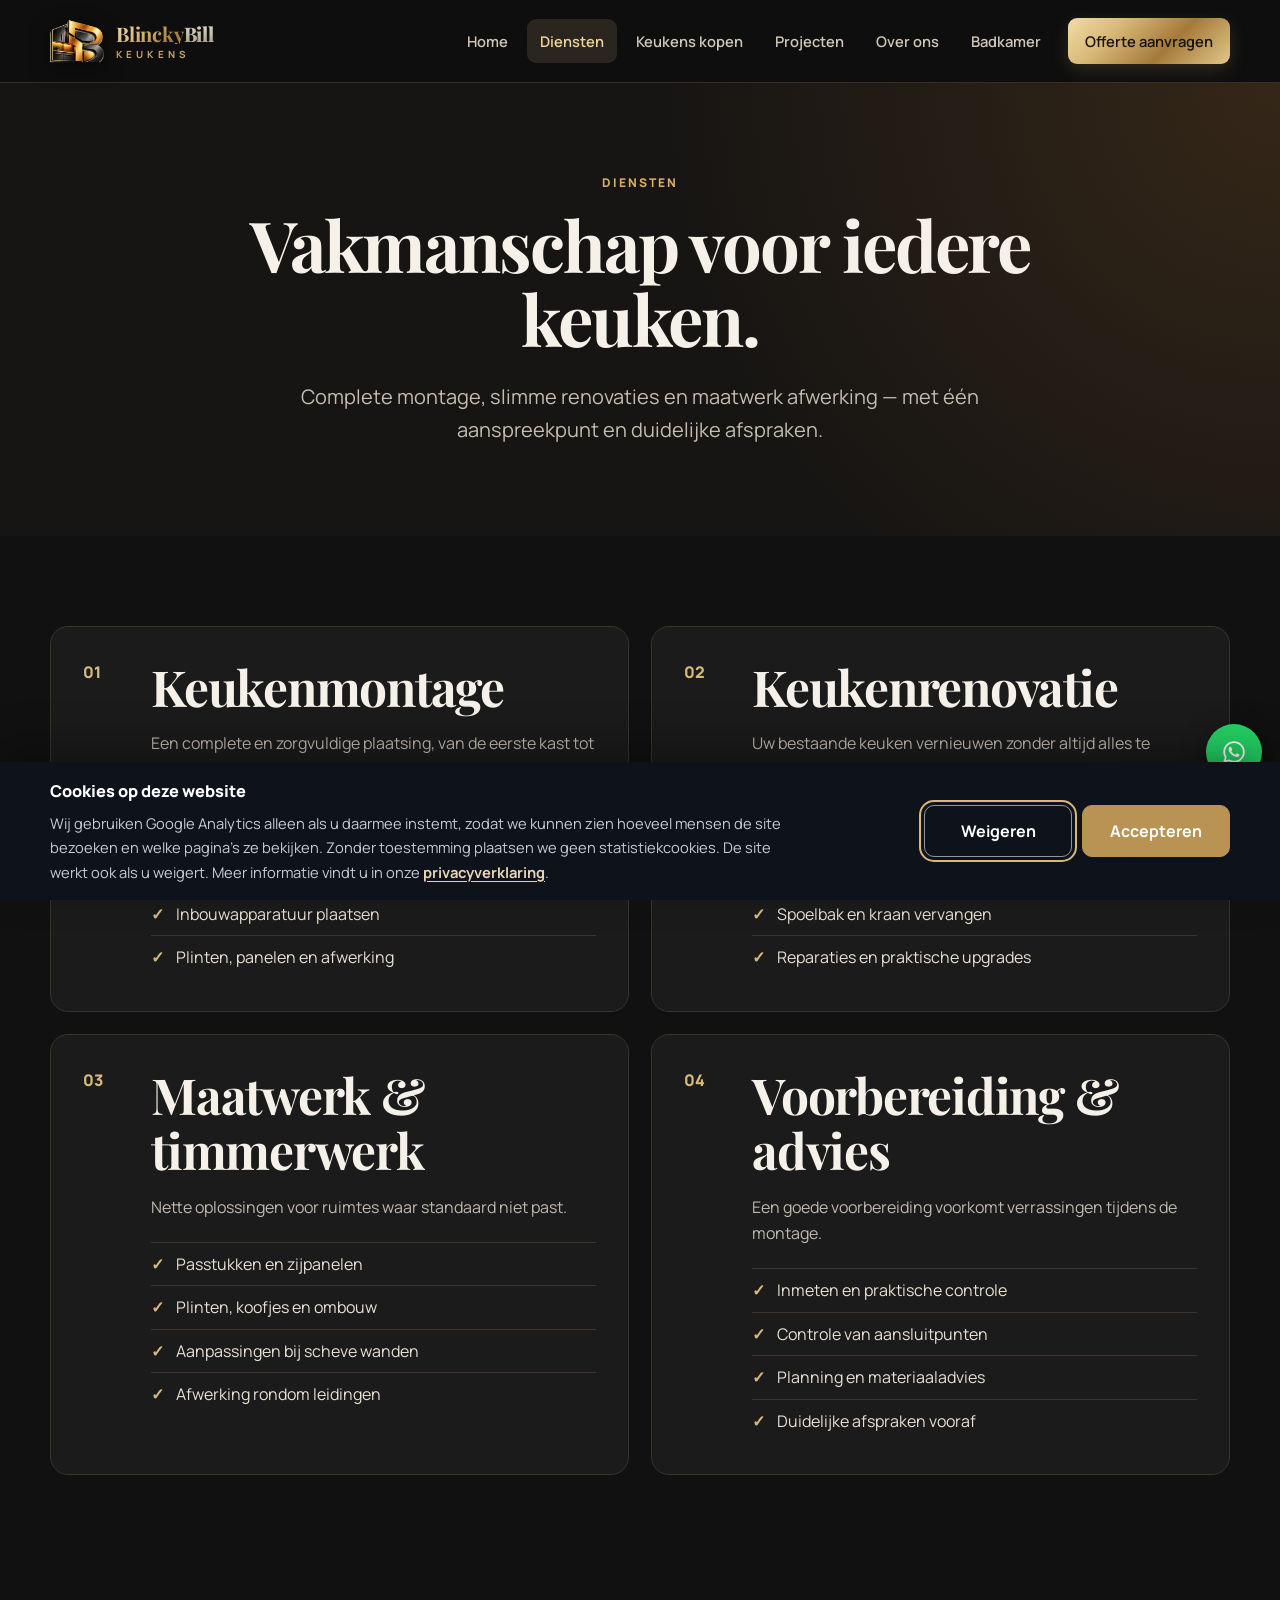
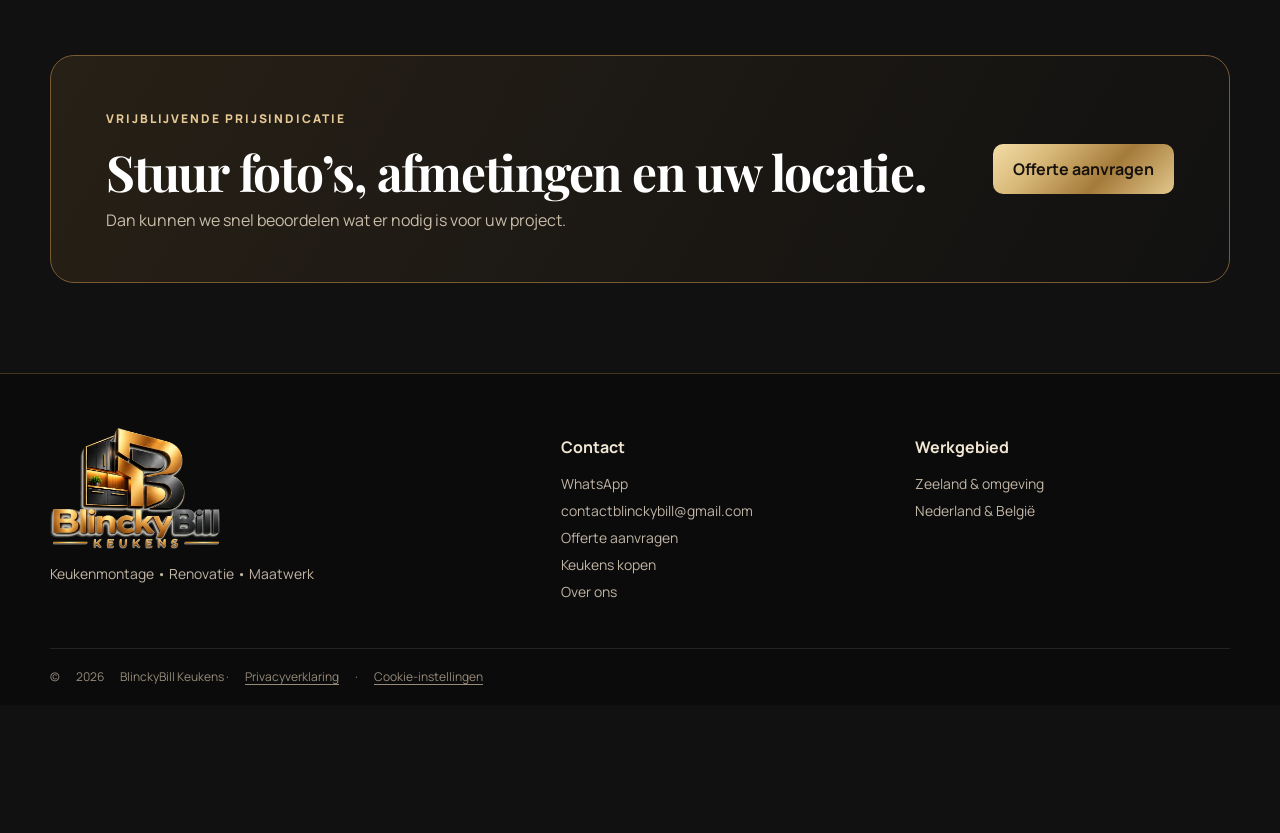
<file: diensten.html>
<!doctype html>
<html lang="nl">
<head>
  <meta charset="utf-8">
  <meta name="viewport" content="width=device-width, initial-scale=1">
  <title>Diensten | BlinckyBill Keukens</title>
  <meta name="description" content="Keukenmontage, keukenrenovatie, maatwerk en voorbereiding in Zeeland, Nederland en België. Eén aanspreekpunt en duidelijke afspraken.">
  <link rel="canonical" href="https://blinckybillkeukens.nl/diensten.html">
  <meta name="theme-color" content="#111111">
  <meta property="og:type" content="website">
  <meta property="og:locale" content="nl_NL">
  <meta property="og:site_name" content="BlinckyBill Keukens">
  <meta property="og:title" content="Diensten | BlinckyBill Keukens">
  <meta property="og:description" content="Keukenmontage, keukenrenovatie, maatwerk en voorbereiding in Zeeland, Nederland en België. Eén aanspreekpunt en duidelijke afspraken.">
  <meta property="og:url" content="https://blinckybillkeukens.nl/diensten.html">
  <meta property="og:image" content="https://blinckybillkeukens.nl/og-image.jpg">
  <meta property="og:image:width" content="1200">
  <meta property="og:image:height" content="630">
  <meta name="twitter:card" content="summary_large_image">
  <link rel="icon" type="image/png" sizes="32x32" href="favicon-32.png">
  <link rel="apple-touch-icon" href="apple-touch-icon.png">
  <link rel="preconnect" href="https://fonts.googleapis.com">
  <link rel="preconnect" href="https://fonts.gstatic.com" crossorigin>
  <link rel="stylesheet" href="https://fonts.googleapis.com/css2?family=Manrope:wght@400;500;600;700;800&amp;family=Playfair+Display:wght@600;700&amp;display=swap">
  <link rel="stylesheet" href="styles.css">
  <link rel="stylesheet" href="premium.css">
</head>
<body>
<a class="skip-link" href="#main">Naar de inhoud</a>
<header class="site-header"><div class="container header-inner"><a class="brand" href="index.html" aria-label="BlinckyBill Keukens – home"><img src="logo-emblem.webp" class="logo" width="192" height="192" alt="BlinckyBill Keukens logo"><span class="brand-text"><strong>Blincky<em>Bill</em></strong><small>Keukens</small></span></a><button class="nav-toggle" type="button" aria-label="Menu openen" aria-expanded="false" aria-controls="site-nav">☰</button><nav class="nav" id="site-nav" data-nav aria-label="Hoofdmenu"><a href="index.html">Home</a><a class="active" aria-current="page" href="diensten.html">Diensten</a><a href="keukens-kopen.html">Keukens kopen</a><a href="portfolio.html">Projecten</a><a href="over-ons.html">Over ons</a><a href="badkamermeubels.html">Badkamer</a><a class="nav-cta" href="contact.html">Offerte aanvragen</a></nav></div></header>
<main id="main"><section class="page-hero"><div class="container narrow"><span class="eyebrow">Diensten</span><h1>Vakmanschap voor iedere keuken.</h1><p class="lead">Complete montage, slimme renovaties en maatwerk afwerking — met één aanspreekpunt en duidelijke afspraken.</p></div></section>
<section class="section"><div class="container detail-grid"><article class="detail-card"><span>01</span><div><h2>Keukenmontage</h2><p>Een complete en zorgvuldige plaatsing, van de eerste kast tot de laatste kitnaad.</p><ul class="check-list"><li>Kasten plaatsen en waterpas afstellen</li><li>Werkblad monteren en uitsparingen maken</li><li>Inbouwapparatuur plaatsen</li><li>Plinten, panelen en afwerking</li></ul></div></article><article class="detail-card"><span>02</span><div><h2>Keukenrenovatie</h2><p>Uw bestaande keuken vernieuwen zonder altijd alles te vervangen.</p><ul class="check-list"><li>Fronten en grepen vervangen</li><li>Nieuw werkblad plaatsen</li><li>Spoelbak en kraan vervangen</li><li>Reparaties en praktische upgrades</li></ul></div></article><article class="detail-card"><span>03</span><div><h2>Maatwerk & timmerwerk</h2><p>Nette oplossingen voor ruimtes waar standaard niet past.</p><ul class="check-list"><li>Passtukken en zijpanelen</li><li>Plinten, koofjes en ombouw</li><li>Aanpassingen bij scheve wanden</li><li>Afwerking rondom leidingen</li></ul></div></article><article class="detail-card"><span>04</span><div><h2>Voorbereiding & advies</h2><p>Een goede voorbereiding voorkomt verrassingen tijdens de montage.</p><ul class="check-list"><li>Inmeten en praktische controle</li><li>Controle van aansluitpunten</li><li>Planning en materiaaladvies</li><li>Duidelijke afspraken vooraf</li></ul></div></article></div></section>
<section class="section"><div class="container cta-panel"><div><span class="eyebrow light">Vrijblijvende prijsindicatie</span><h2>Stuur foto’s, afmetingen en uw locatie.</h2><p>Dan kunnen we snel beoordelen wat er nodig is voor uw project.</p></div><a class="btn white" href="contact.html">Offerte aanvragen</a></div></section></main>
<footer class="site-footer"><div class="container footer-inner"><div class="footer-brand"><img src="logo-blinckybill-keukens.webp" class="footer-logo" width="640" height="457" alt="BlinckyBill Keukens" loading="lazy"><span>Keukenmontage • Renovatie • Maatwerk</span></div><div><strong>Contact</strong><a href="https://wa.me/31616698106" target="_blank" rel="noopener">WhatsApp</a><a href="mailto:contactblinckybill@gmail.com">contactblinckybill@gmail.com</a><a href="contact.html">Offerte aanvragen</a><a href="keukens-kopen.html">Keukens kopen</a><a href="over-ons.html">Over ons</a></div><div><strong>Werkgebied</strong><span>Zeeland & omgeving</span><span>Nederland & België</span></div></div><div class="container footer-bottom">© <span id="year">2026</span> BlinckyBill Keukens · <a href="privacyverklaring.html">Privacyverklaring</a> · <button type="button" class="footer-cookie-settings" data-open-cookie-settings>Cookie-instellingen</button></div></footer>
<a class="wa-float" href="https://wa.me/31616698106" target="_blank" rel="noopener" aria-label="Stuur een WhatsApp-bericht"><svg viewBox="0 0 24 24" width="26" height="26" aria-hidden="true"><path fill="currentColor" d="M12.04 2C6.58 2 2.13 6.45 2.13 11.91c0 1.75.46 3.45 1.32 4.95L2.05 22l5.25-1.38a9.9 9.9 0 0 0 4.74 1.21c5.46 0 9.91-4.45 9.91-9.91C21.95 6.45 17.5 2 12.04 2Zm0 18.15c-1.48 0-2.93-.4-4.2-1.15l-.3-.18-3.12.82.83-3.04-.2-.31a8.2 8.2 0 0 1-1.26-4.38c0-4.54 3.7-8.24 8.25-8.24 4.54 0 8.24 3.7 8.24 8.24 0 4.55-3.7 8.24-8.24 8.24Zm4.52-6.16c-.25-.12-1.47-.72-1.69-.81-.23-.08-.39-.12-.56.12-.16.25-.64.81-.78.97-.14.17-.29.19-.54.06-.25-.12-1.05-.39-1.99-1.23-.74-.66-1.23-1.47-1.38-1.72-.14-.25-.02-.38.11-.5.11-.11.25-.29.37-.43.13-.15.17-.25.25-.42.08-.16.04-.31-.02-.43-.06-.12-.56-1.34-.76-1.84-.2-.48-.41-.42-.56-.43h-.48c-.17 0-.43.06-.66.31-.22.25-.86.84-.86 2.05 0 1.21.88 2.38 1 2.54.12.17 1.73 2.64 4.2 3.7.59.26 1.05.41 1.4.52.59.19 1.13.16 1.55.1.47-.07 1.47-.6 1.67-1.18.21-.58.21-1.07.14-1.18-.06-.1-.22-.16-.47-.28Z"/></svg></a>
<script src="analytics-config.js"></script>
<script src="cookie-consent.js" defer></script>
<script src="script.js" defer></script>
</body>
</html>
</file>
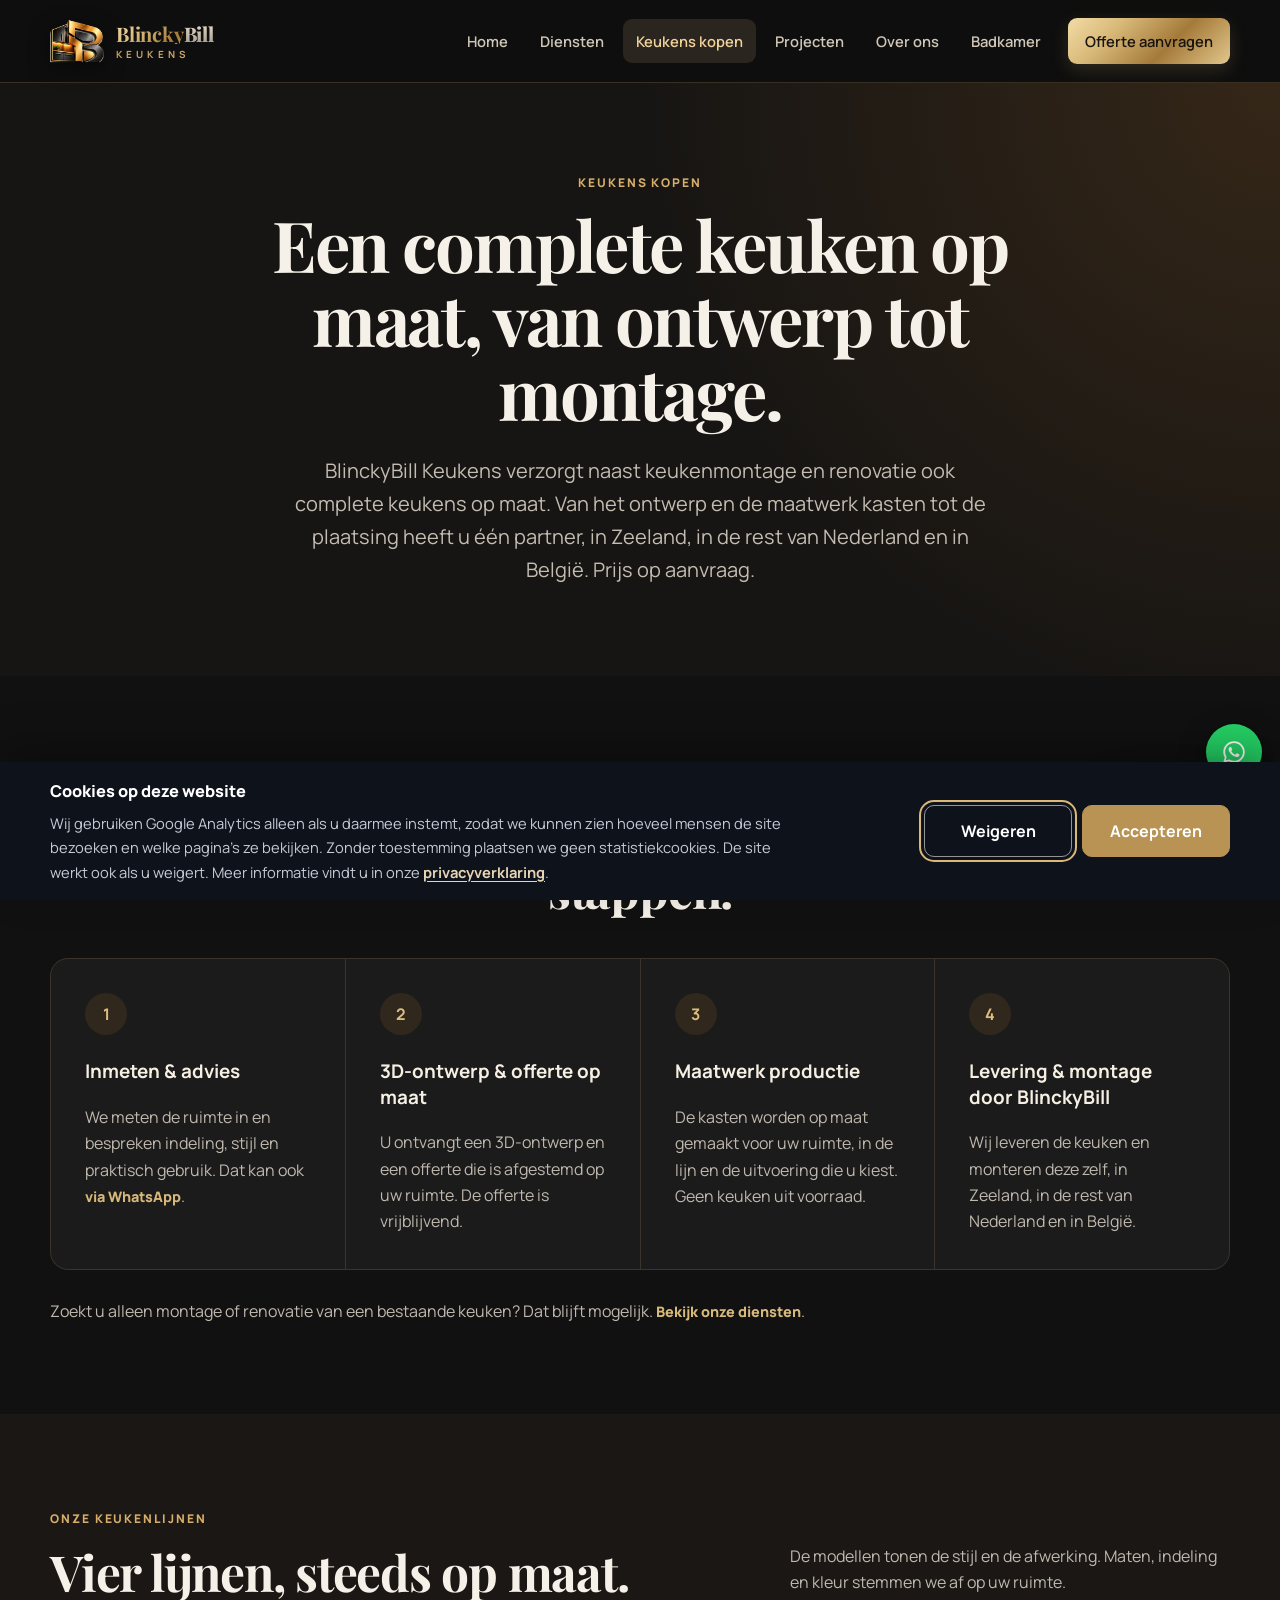
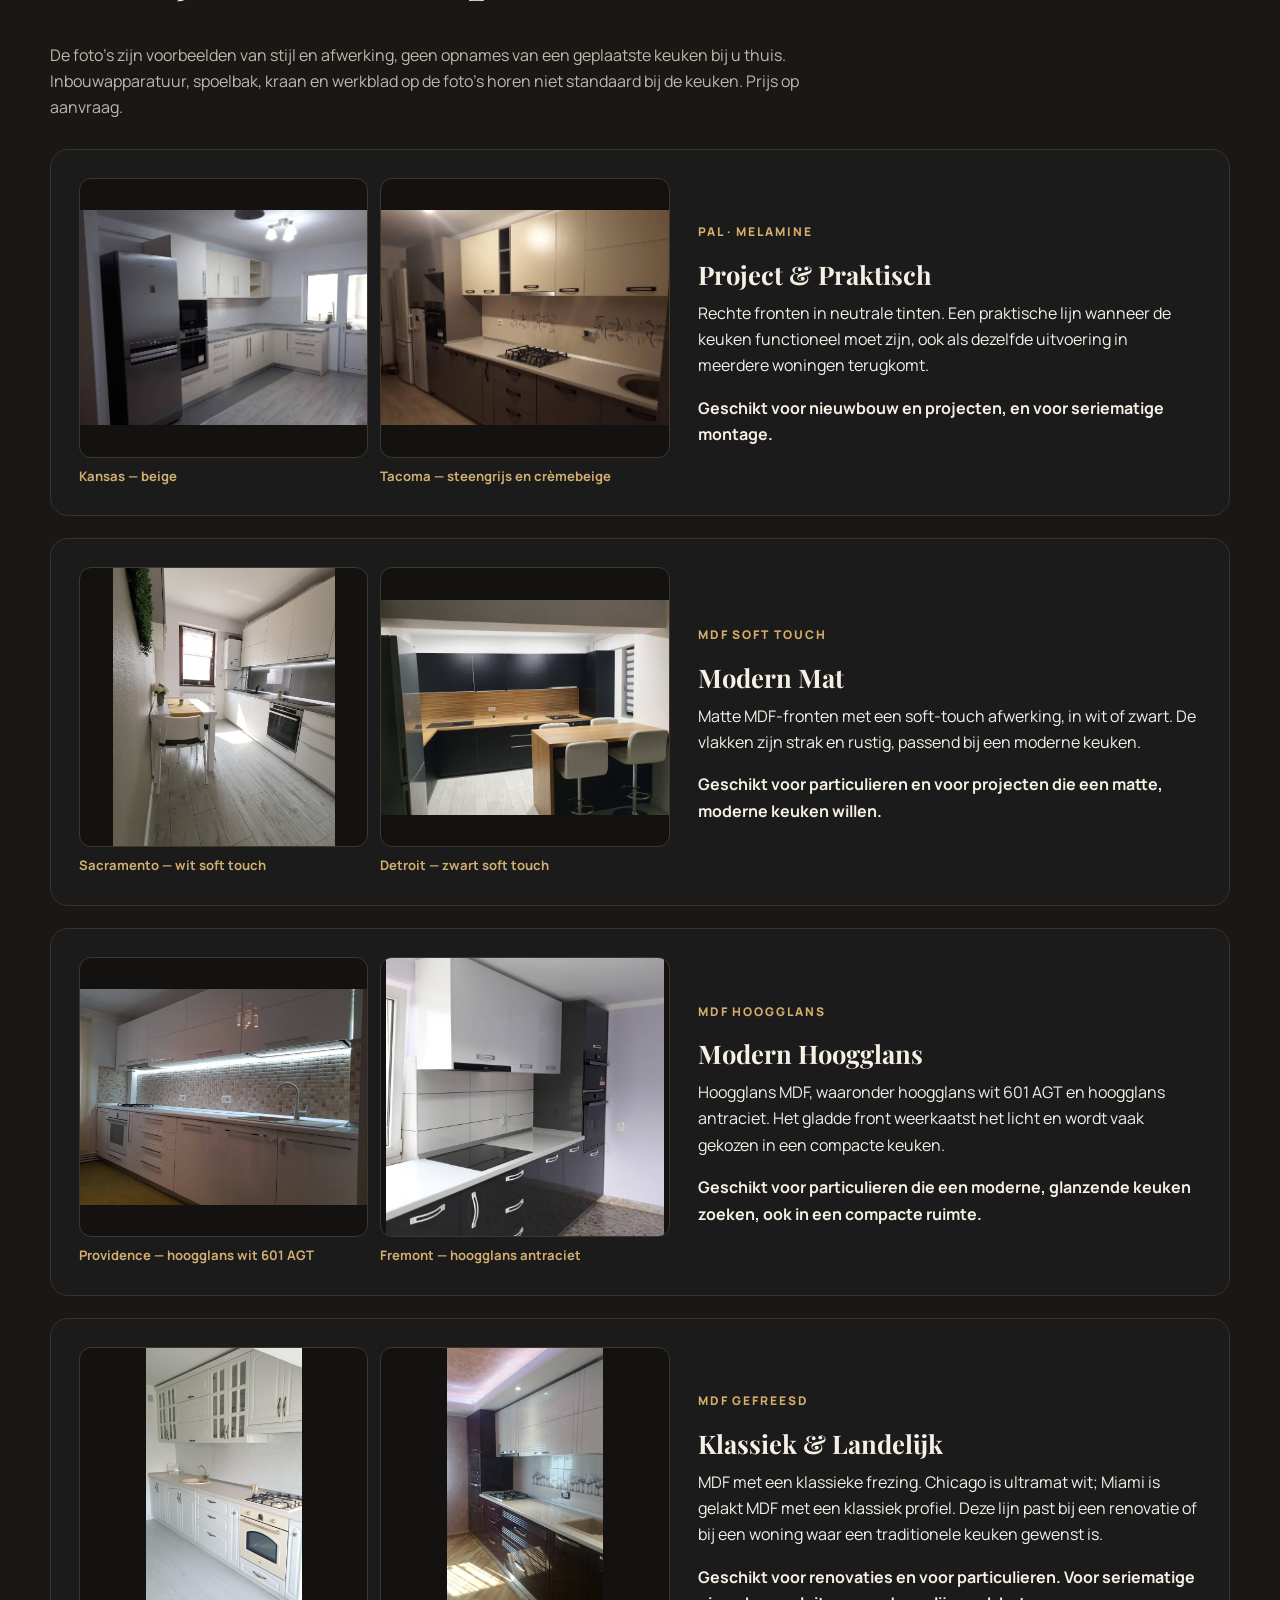
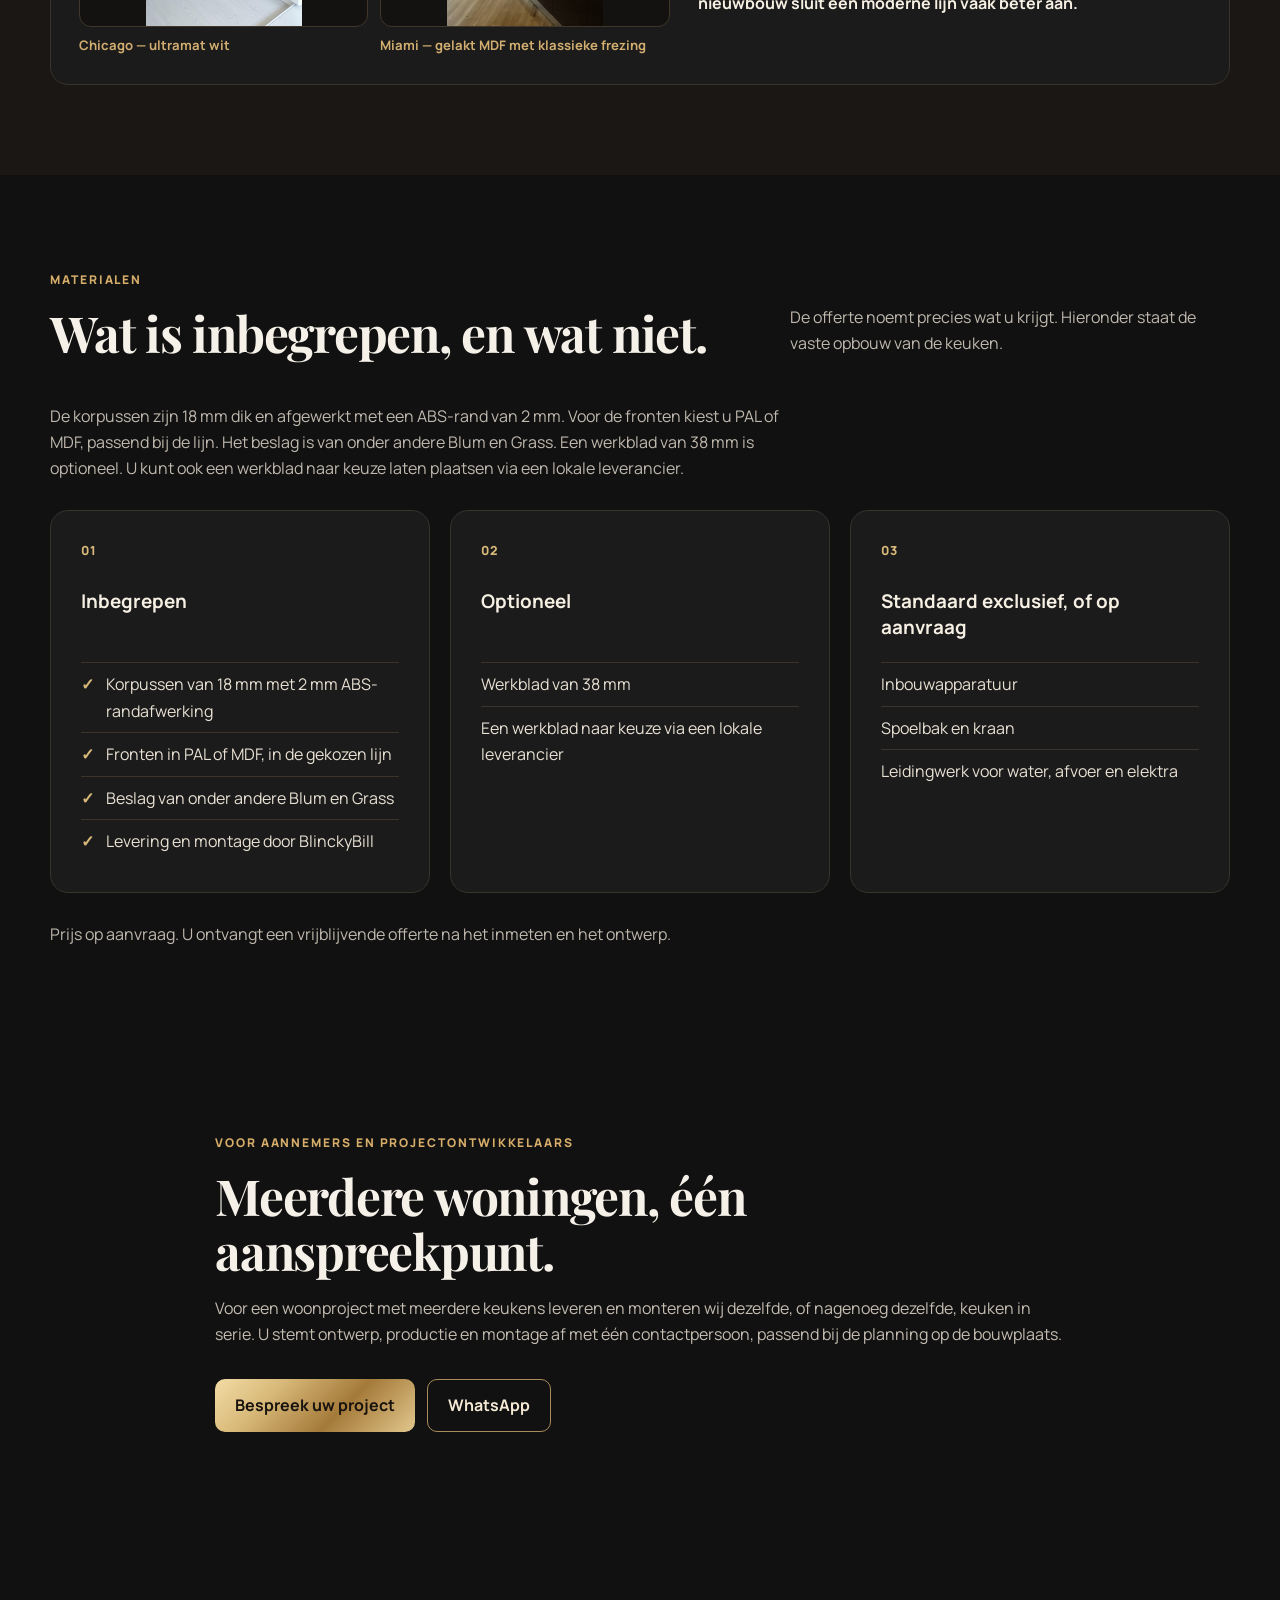
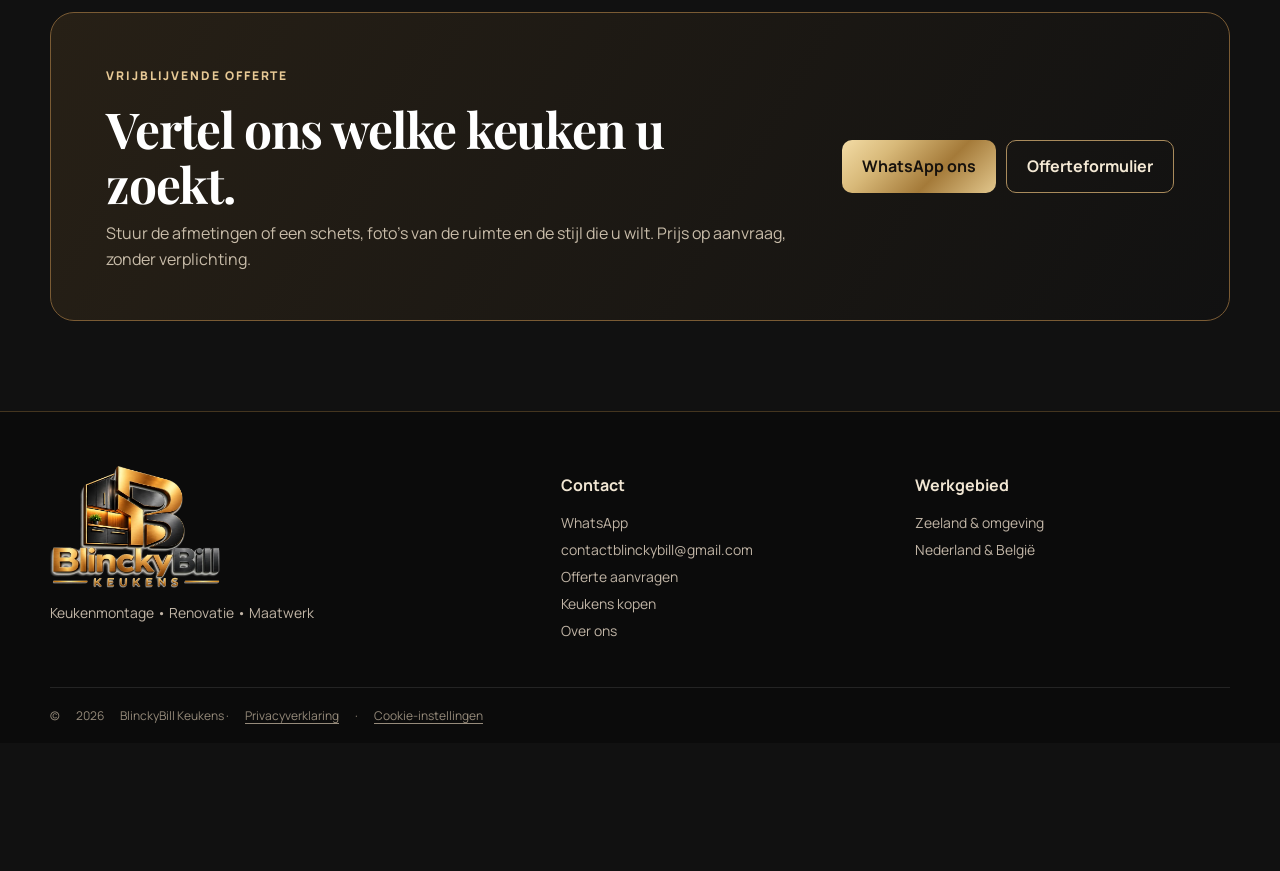
<file: keukens-kopen.html>
<!doctype html>
<html lang="nl">
<head>
  <meta charset="utf-8">
  <meta name="viewport" content="width=device-width, initial-scale=1">
  <title>Keukens kopen in Zeeland | Maatwerk en montage | BlinckyBill Keukens</title>
  <meta name="description" content="Complete keukens op maat van BlinckyBill: ontwerp, maatwerk kasten en montage in Zeeland, Nederland en België. Vier lijnen, prijs op aanvraag.">
  <link rel="canonical" href="https://blinckybillkeukens.nl/keukens-kopen.html">
  <meta name="theme-color" content="#111111">
  <meta property="og:type" content="website">
  <meta property="og:locale" content="nl_NL">
  <meta property="og:site_name" content="BlinckyBill Keukens">
  <meta property="og:title" content="Keukens kopen in Zeeland | Maatwerk en montage | BlinckyBill Keukens">
  <meta property="og:description" content="Complete keukens op maat van BlinckyBill: ontwerp, maatwerk kasten en montage in Zeeland, Nederland en België. Vier lijnen, prijs op aanvraag.">
  <meta property="og:url" content="https://blinckybillkeukens.nl/keukens-kopen.html">
  <meta property="og:image" content="https://blinckybillkeukens.nl/og-image.jpg">
  <meta property="og:image:width" content="1200">
  <meta property="og:image:height" content="630">
  <meta name="twitter:card" content="summary_large_image">
  <link rel="icon" type="image/png" sizes="32x32" href="favicon-32.png">
  <link rel="apple-touch-icon" href="apple-touch-icon.png">
  <link rel="preconnect" href="https://fonts.googleapis.com">
  <link rel="preconnect" href="https://fonts.gstatic.com" crossorigin>
  <link rel="stylesheet" href="https://fonts.googleapis.com/css2?family=Manrope:wght@400;500;600;700;800&amp;family=Playfair+Display:wght@600;700&amp;display=swap">
  <link rel="stylesheet" href="styles.css">
  <link rel="stylesheet" href="premium.css">
</head>
<body>
<a class="skip-link" href="#main">Naar de inhoud</a>
<header class="site-header"><div class="container header-inner"><a class="brand" href="index.html" aria-label="BlinckyBill Keukens – home"><img src="logo-emblem.webp" class="logo" width="192" height="192" alt="BlinckyBill Keukens logo"><span class="brand-text"><strong>Blincky<em>Bill</em></strong><small>Keukens</small></span></a><button class="nav-toggle" type="button" aria-label="Menu openen" aria-expanded="false" aria-controls="site-nav">☰</button><nav class="nav" id="site-nav" data-nav aria-label="Hoofdmenu"><a href="index.html">Home</a><a href="diensten.html">Diensten</a><a class="active" aria-current="page" href="keukens-kopen.html">Keukens kopen</a><a href="portfolio.html">Projecten</a><a href="over-ons.html">Over ons</a><a href="badkamermeubels.html">Badkamer</a><a class="nav-cta" href="contact.html">Offerte aanvragen</a></nav></div></header>
<main id="main">
  <section class="page-hero">
    <div class="container narrow">
      <span class="eyebrow">Keukens kopen</span>
      <h1>Een complete keuken op maat, van ontwerp tot montage.</h1>
      <p class="lead">BlinckyBill Keukens verzorgt naast keukenmontage en renovatie ook complete keukens op maat. Van het ontwerp en de maatwerk kasten tot de plaatsing heeft u één partner, in Zeeland, in de rest van Nederland en in België. Prijs op aanvraag.</p>
    </div>
  </section>

  <section class="section" aria-labelledby="werkwijze-title">
    <div class="container">
      <div class="section-heading centered"><div><span class="eyebrow">Werkwijze</span><h2 id="werkwijze-title">Van inmeten tot montage, in vier stappen.</h2></div></div>
      <div class="process-grid steps-4">
        <div><strong>1</strong><h3>Inmeten &amp; advies</h3><p>We meten de ruimte in en bespreken indeling, stijl en praktisch gebruik. Dat kan ook <a class="text-link" href="https://wa.me/31616698106" target="_blank" rel="noopener">via WhatsApp</a>.</p></div>
        <div><strong>2</strong><h3>3D-ontwerp &amp; offerte op maat</h3><p>U ontvangt een 3D-ontwerp en een offerte die is afgestemd op uw ruimte. De offerte is vrijblijvend.</p></div>
        <div><strong>3</strong><h3>Maatwerk productie</h3><p>De kasten worden op maat gemaakt voor uw ruimte, in de lijn en de uitvoering die u kiest. Geen keuken uit voorraad.</p></div>
        <div><strong>4</strong><h3>Levering &amp; montage door BlinckyBill</h3><p>Wij leveren de keuken en monteren deze zelf, in Zeeland, in de rest van Nederland en in België.</p></div>
      </div>
      <p class="line-note">Zoekt u alleen montage of renovatie van een bestaande keuken? Dat blijft mogelijk. <a class="text-link" href="diensten.html">Bekijk onze diensten</a>.</p>
    </div>
  </section>

  <section class="section projects-section" id="keukenlijnen" aria-labelledby="lijnen-title">
    <div class="container">
      <div class="section-heading"><div><span class="eyebrow">Onze keukenlijnen</span><h2 id="lijnen-title">Vier lijnen, steeds op maat.</h2></div><p>De modellen tonen de stijl en de afwerking. Maten, indeling en kleur stemmen we af op uw ruimte.</p></div>
      <p class="line-note">De foto’s zijn voorbeelden van stijl en afwerking, geen opnames van een geplaatste keuken bij u thuis. Inbouwapparatuur, spoelbak, kraan en werkblad op de foto’s horen niet standaard bij de keuken. Prijs op aanvraag.</p>
      <div class="kitchen-lines">
        <article class="kitchen-line" id="project-praktisch">
          <div class="line-photos">
            <figure>
              <img src="images/keukens/pal-kansas.jpg" width="1187" height="890" alt="Keukenmodel Kansas in beige, met rechte melamine fronten in een hoekopstelling" loading="lazy" decoding="async">
              <figcaption>Kansas — beige</figcaption>
            </figure>
            <figure>
              <img src="images/keukens/pal-tacoma.jpg" width="1187" height="890" alt="Keukenmodel Tacoma met steengrijze onderkasten en crèmebeige bovenkasten" loading="lazy" decoding="async">
              <figcaption>Tacoma — steengrijs en crèmebeige</figcaption>
            </figure>
          </div>
          <div class="line-copy">
            <span class="eyebrow">PAL · melamine</span>
            <h3>Project &amp; Praktisch</h3>
            <p>Rechte fronten in neutrale tinten. Een praktische lijn wanneer de keuken functioneel moet zijn, ook als dezelfde uitvoering in meerdere woningen terugkomt.</p>
            <p class="line-fit">Geschikt voor nieuwbouw en projecten, en voor seriematige montage.</p>
          </div>
        </article>

        <article class="kitchen-line" id="modern-mat">
          <div class="line-photos">
            <figure>
              <img src="images/keukens/modern-mat-sacramento.jpg" width="1638" height="2048" alt="Keukenmodel Sacramento in wit soft touch, met een strakke moderne opstelling" loading="lazy" decoding="async">
              <figcaption>Sacramento — wit soft touch</figcaption>
            </figure>
            <figure>
              <img src="images/keukens/modern-mat-detroit.jpg" width="1600" height="1200" alt="Keukenmodel Detroit in zwart soft touch, met matte fronten en een houten werkblad" loading="lazy" decoding="async">
              <figcaption>Detroit — zwart soft touch</figcaption>
            </figure>
          </div>
          <div class="line-copy">
            <span class="eyebrow">MDF soft touch</span>
            <h3>Modern Mat</h3>
            <p>Matte MDF-fronten met een soft-touch afwerking, in wit of zwart. De vlakken zijn strak en rustig, passend bij een moderne keuken.</p>
            <p class="line-fit">Geschikt voor particulieren en voor projecten die een matte, moderne keuken willen.</p>
          </div>
        </article>

        <article class="kitchen-line" id="modern-hoogglans">
          <div class="line-photos">
            <figure>
              <img src="images/keukens/modern-lucios-providence.jpg" width="2048" height="1536" alt="Keukenmodel Providence in hoogglans wit 601 AGT, met een lange rechte opstelling" loading="lazy" decoding="async">
              <figcaption>Providence — hoogglans wit 601 AGT</figcaption>
            </figure>
            <figure>
              <img src="images/keukens/modern-lucios-fremont.jpg" width="890" height="890" alt="Keukenmodel Fremont in hoogglans antraciet, gecombineerd met hoogglans witte bovenkasten" loading="lazy" decoding="async">
              <figcaption>Fremont — hoogglans antraciet</figcaption>
            </figure>
          </div>
          <div class="line-copy">
            <span class="eyebrow">MDF hoogglans</span>
            <h3>Modern Hoogglans</h3>
            <p>Hoogglans MDF, waaronder hoogglans wit 601 AGT en hoogglans antraciet. Het gladde front weerkaatst het licht en wordt vaak gekozen in een compacte keuken.</p>
            <p class="line-fit">Geschikt voor particulieren die een moderne, glanzende keuken zoeken, ook in een compacte ruimte.</p>
          </div>
        </article>

        <article class="kitchen-line" id="klassiek-landelijk">
          <div class="line-photos">
            <figure>
              <img src="images/keukens/clasic-chicago.jpg" width="1152" height="2048" alt="Keukenmodel Chicago in ultramat wit, met klassiek gefreesde deuren en glazen bovenkasten" loading="lazy" decoding="async">
              <figcaption>Chicago — ultramat wit</figcaption>
            </figure>
            <figure>
              <img src="images/keukens/clasic-miami.jpg" width="503" height="895" alt="Keukenmodel Miami in gelakt MDF, met een klassieke frezing in donker en licht" loading="lazy" decoding="async">
              <figcaption>Miami — gelakt MDF met klassieke frezing</figcaption>
            </figure>
          </div>
          <div class="line-copy">
            <span class="eyebrow">MDF gefreesd</span>
            <h3>Klassiek &amp; Landelijk</h3>
            <p>MDF met een klassieke frezing. Chicago is ultramat wit; Miami is gelakt MDF met een klassiek profiel. Deze lijn past bij een renovatie of bij een woning waar een traditionele keuken gewenst is.</p>
            <p class="line-fit">Geschikt voor renovaties en voor particulieren. Voor seriematige nieuwbouw sluit een moderne lijn vaak beter aan.</p>
          </div>
        </article>
      </div>
    </div>
  </section>

  <section class="section" id="materialen" aria-labelledby="materialen-title">
    <div class="container">
      <div class="section-heading"><div><span class="eyebrow">Materialen</span><h2 id="materialen-title">Wat is inbegrepen, en wat niet.</h2></div><p>De offerte noemt precies wat u krijgt. Hieronder staat de vaste opbouw van de keuken.</p></div>
      <p class="line-note">De korpussen zijn 18 mm dik en afgewerkt met een ABS-rand van 2 mm. Voor de fronten kiest u PAL of MDF, passend bij de lijn. Het beslag is van onder andere Blum en Grass. Een werkblad van 38 mm is optioneel. U kunt ook een werkblad naar keuze laten plaatsen via een lokale leverancier.</p>
      <div class="service-grid spec-grid">
        <article class="service-card">
          <span class="service-number">01</span>
          <h3>Inbegrepen</h3>
          <ul class="check-list">
            <li>Korpussen van 18 mm met 2 mm ABS-randafwerking</li>
            <li>Fronten in PAL of MDF, in de gekozen lijn</li>
            <li>Beslag van onder andere Blum en Grass</li>
            <li>Levering en montage door BlinckyBill</li>
          </ul>
        </article>
        <article class="service-card">
          <span class="service-number">02</span>
          <h3>Optioneel</h3>
          <ul class="plain-list">
            <li>Werkblad van 38 mm</li>
            <li>Een werkblad naar keuze via een lokale leverancier</li>
          </ul>
        </article>
        <article class="service-card">
          <span class="service-number">03</span>
          <h3>Standaard exclusief, of op aanvraag</h3>
          <ul class="plain-list">
            <li>Inbouwapparatuur</li>
            <li>Spoelbak en kraan</li>
            <li>Leidingwerk voor water, afvoer en elektra</li>
          </ul>
        </article>
      </div>
      <p class="line-note">Prijs op aanvraag. U ontvangt een vrijblijvende offerte na het inmeten en het ontwerp.</p>
    </div>
  </section>

  <section class="section" id="aannemers" aria-labelledby="aannemers-title">
    <div class="container narrow">
      <span class="eyebrow">Voor aannemers en projectontwikkelaars</span>
      <h2 id="aannemers-title">Meerdere woningen, één aanspreekpunt.</h2>
      <p>Voor een woonproject met meerdere keukens leveren en monteren wij dezelfde, of nagenoeg dezelfde, keuken in serie. U stemt ontwerp, productie en montage af met één contactpersoon, passend bij de planning op de bouwplaats.</p>
      <div class="hero-actions">
        <a class="btn primary" href="contact.html?dienst=Complete%20keuken%20op%20maat">Bespreek uw project</a>
        <a class="btn secondary" href="https://wa.me/31616698106?text=Goedendag%20BlinckyBill%20Keukens%2C%0A%0AIk%20wil%20graag%20een%20project%20met%20meerdere%20keukens%20bespreken.%0A%0AAantal%20woningen%3A%0APlaats%3A%0AGewenste%20keukenlijn%3A" target="_blank" rel="noopener">WhatsApp</a>
      </div>
    </div>
  </section>

  <section class="section" id="offerte">
    <div class="container cta-panel">
      <div>
        <span class="eyebrow light">Vrijblijvende offerte</span>
        <h2>Vertel ons welke keuken u zoekt.</h2>
        <p>Stuur de afmetingen of een schets, foto’s van de ruimte en de stijl die u wilt. Prijs op aanvraag, zonder verplichting.</p>
      </div>
      <div class="cta-actions">
        <a class="btn white" href="https://wa.me/31616698106?text=Goedendag%20BlinckyBill%20Keukens%2C%0A%0AIk%20vraag%20graag%20een%20vrijblijvende%20offerte%20aan%20voor%20een%20keuken%20op%20maat.%0A%0AAfmetingen%20of%20schets%3A%0AFoto%E2%80%99s%20van%20de%20ruimte%3A%20stuur%20ik%20in%20dit%20gesprek%20mee%0AGewenste%20stijl%20of%20keukenlijn%3A%0APlaats%3A" target="_blank" rel="noopener">WhatsApp ons</a>
        <a class="btn secondary" href="contact.html?dienst=Complete%20keuken%20op%20maat">Offerteformulier</a>
      </div>
    </div>
  </section>
</main>
<footer class="site-footer"><div class="container footer-inner"><div class="footer-brand"><img src="logo-blinckybill-keukens.webp" class="footer-logo" width="640" height="457" alt="BlinckyBill Keukens" loading="lazy"><span>Keukenmontage • Renovatie • Maatwerk</span></div><div><strong>Contact</strong><a href="https://wa.me/31616698106" target="_blank" rel="noopener">WhatsApp</a><a href="mailto:contactblinckybill@gmail.com">contactblinckybill@gmail.com</a><a href="contact.html">Offerte aanvragen</a><a href="keukens-kopen.html">Keukens kopen</a><a href="over-ons.html">Over ons</a></div><div><strong>Werkgebied</strong><span>Zeeland &amp; omgeving</span><span>Nederland &amp; België</span></div></div><div class="container footer-bottom">© <span id="year">2026</span> BlinckyBill Keukens · <a href="privacyverklaring.html">Privacyverklaring</a> · <button type="button" class="footer-cookie-settings" data-open-cookie-settings>Cookie-instellingen</button></div></footer>
<a class="wa-float" href="https://wa.me/31616698106" target="_blank" rel="noopener" aria-label="Stuur een WhatsApp-bericht"><svg viewBox="0 0 24 24" width="26" height="26" aria-hidden="true"><path fill="currentColor" d="M12.04 2C6.58 2 2.13 6.45 2.13 11.91c0 1.75.46 3.45 1.32 4.95L2.05 22l5.25-1.38a9.9 9.9 0 0 0 4.74 1.21c5.46 0 9.91-4.45 9.91-9.91C21.95 6.45 17.5 2 12.04 2Zm0 18.15c-1.48 0-2.93-.4-4.2-1.15l-.3-.18-3.12.82.83-3.04-.2-.31a8.2 8.2 0 0 1-1.26-4.38c0-4.54 3.7-8.24 8.25-8.24 4.54 0 8.24 3.7 8.24 8.24 0 4.55-3.7 8.24-8.24 8.24Zm4.52-6.16c-.25-.12-1.47-.72-1.69-.81-.23-.08-.39-.12-.56.12-.16.25-.64.81-.78.97-.14.17-.29.19-.54.06-.25-.12-1.05-.39-1.99-1.23-.74-.66-1.23-1.47-1.38-1.72-.14-.25-.02-.38.11-.5.11-.11.25-.29.37-.43.13-.15.17-.25.25-.42.08-.16.04-.31-.02-.43-.06-.12-.56-1.34-.76-1.84-.2-.48-.41-.42-.56-.43h-.48c-.17 0-.43.06-.66.31-.22.25-.86.84-.86 2.05 0 1.21.88 2.38 1 2.54.12.17 1.73 2.64 4.2 3.7.59.26 1.05.41 1.4.52.59.19 1.13.16 1.55.1.47-.07 1.47-.6 1.67-1.18.21-.58.21-1.07.14-1.18-.06-.1-.22-.16-.47-.28Z"/></svg></a>
<script src="analytics-config.js"></script>
<script src="cookie-consent.js" defer></script>
<script src="script.js" defer></script>
</body>
</html>
</file>
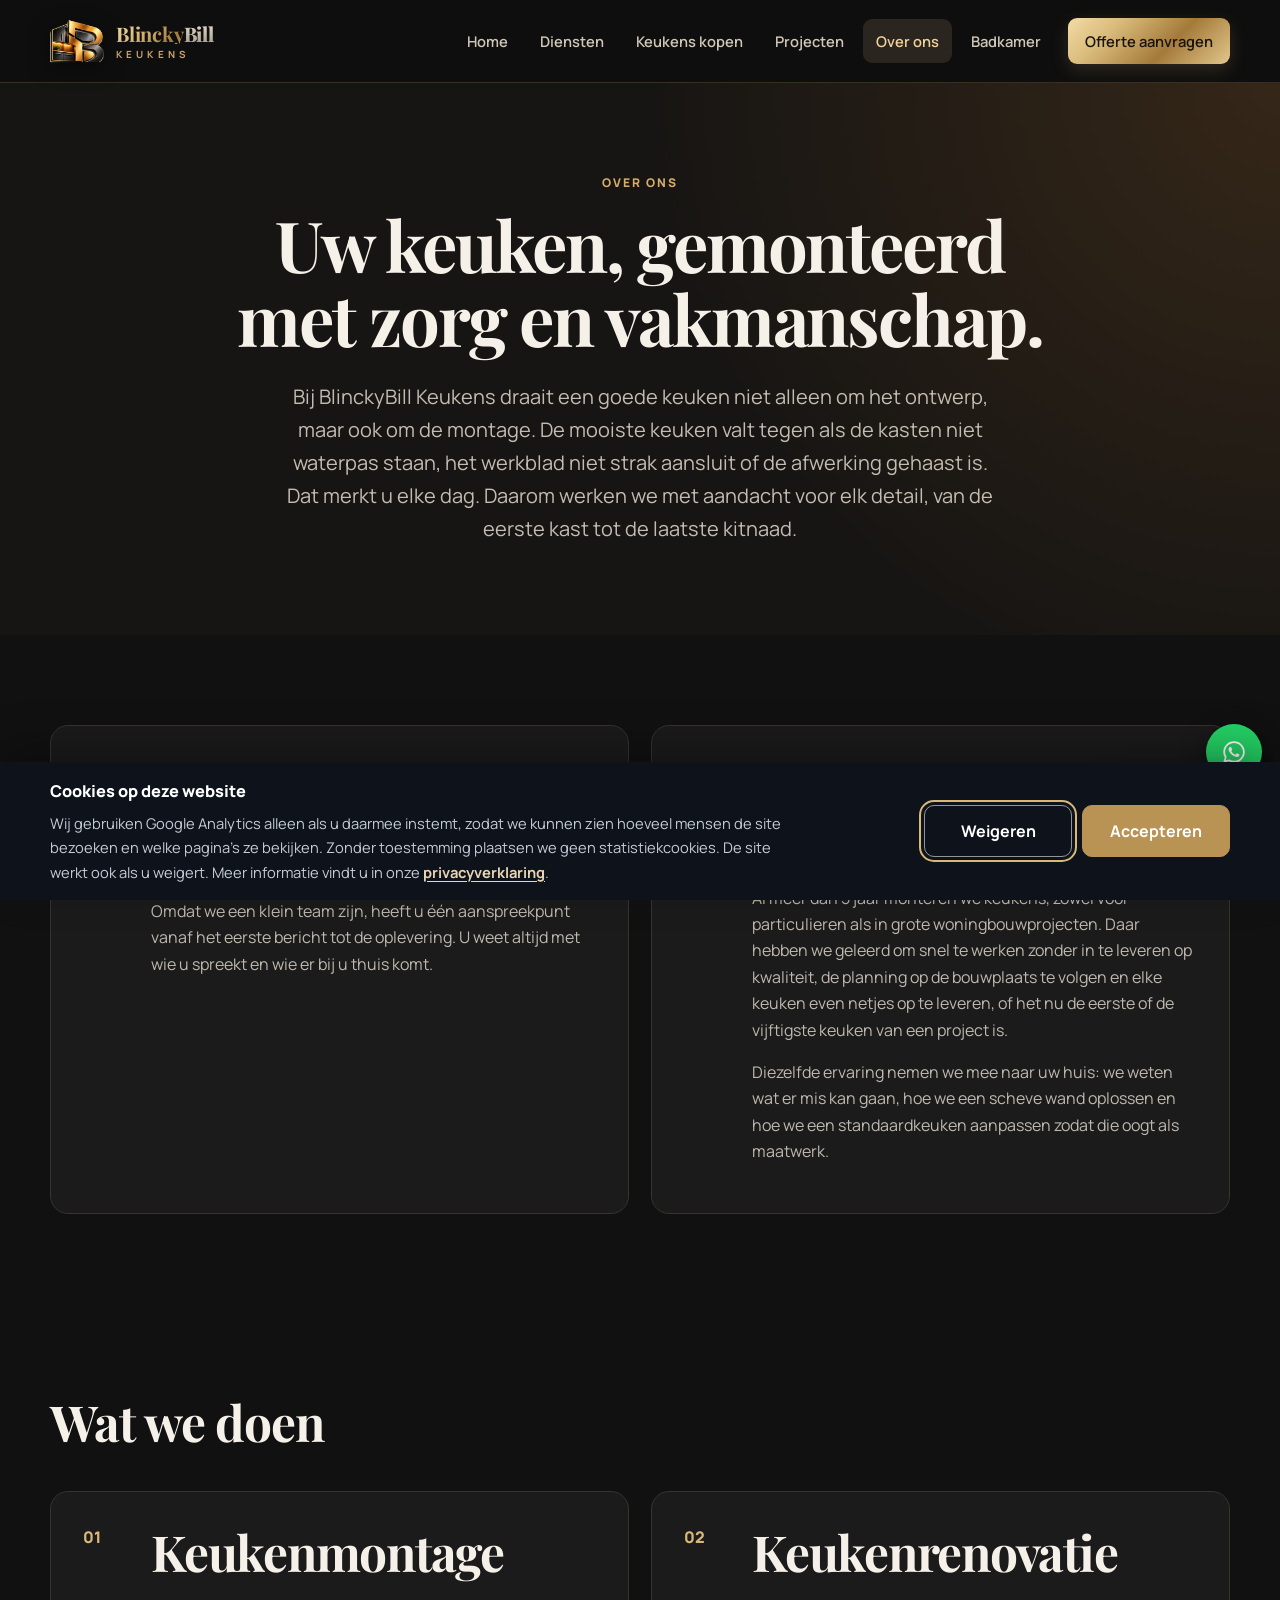
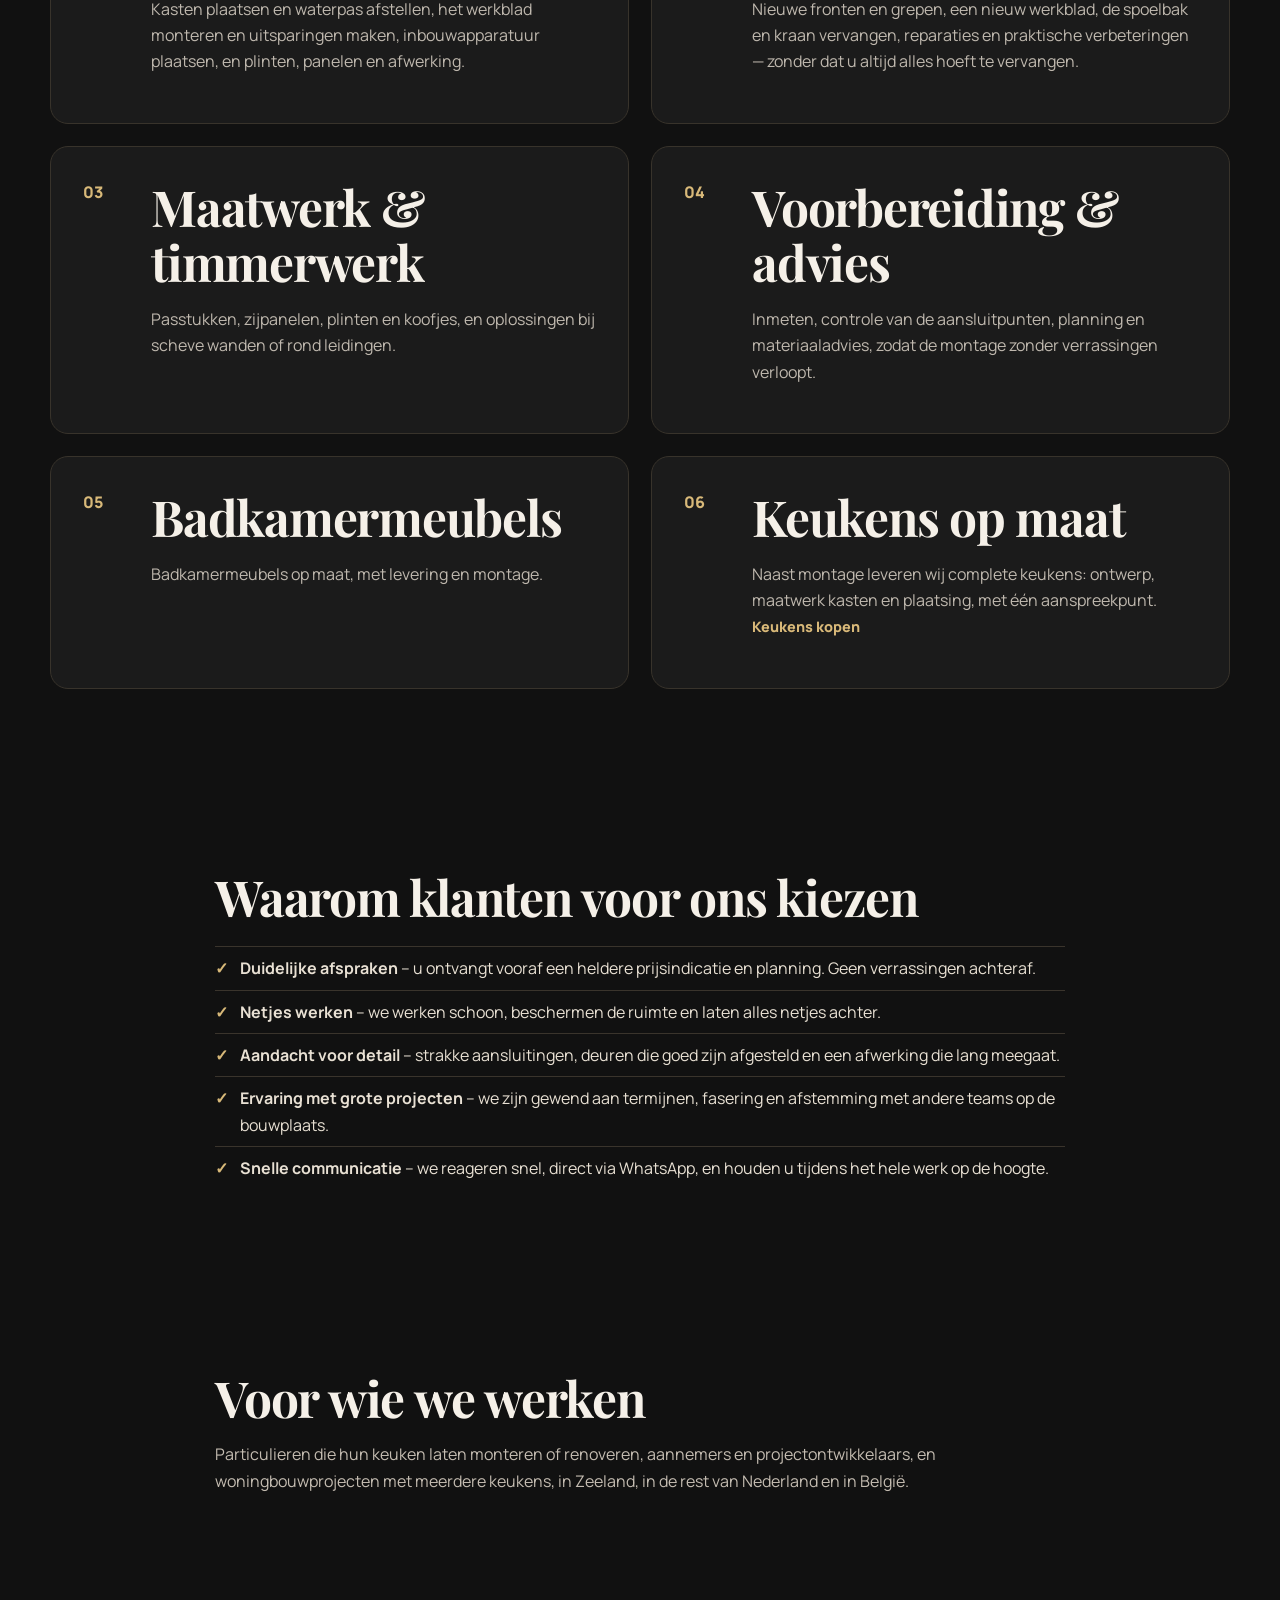
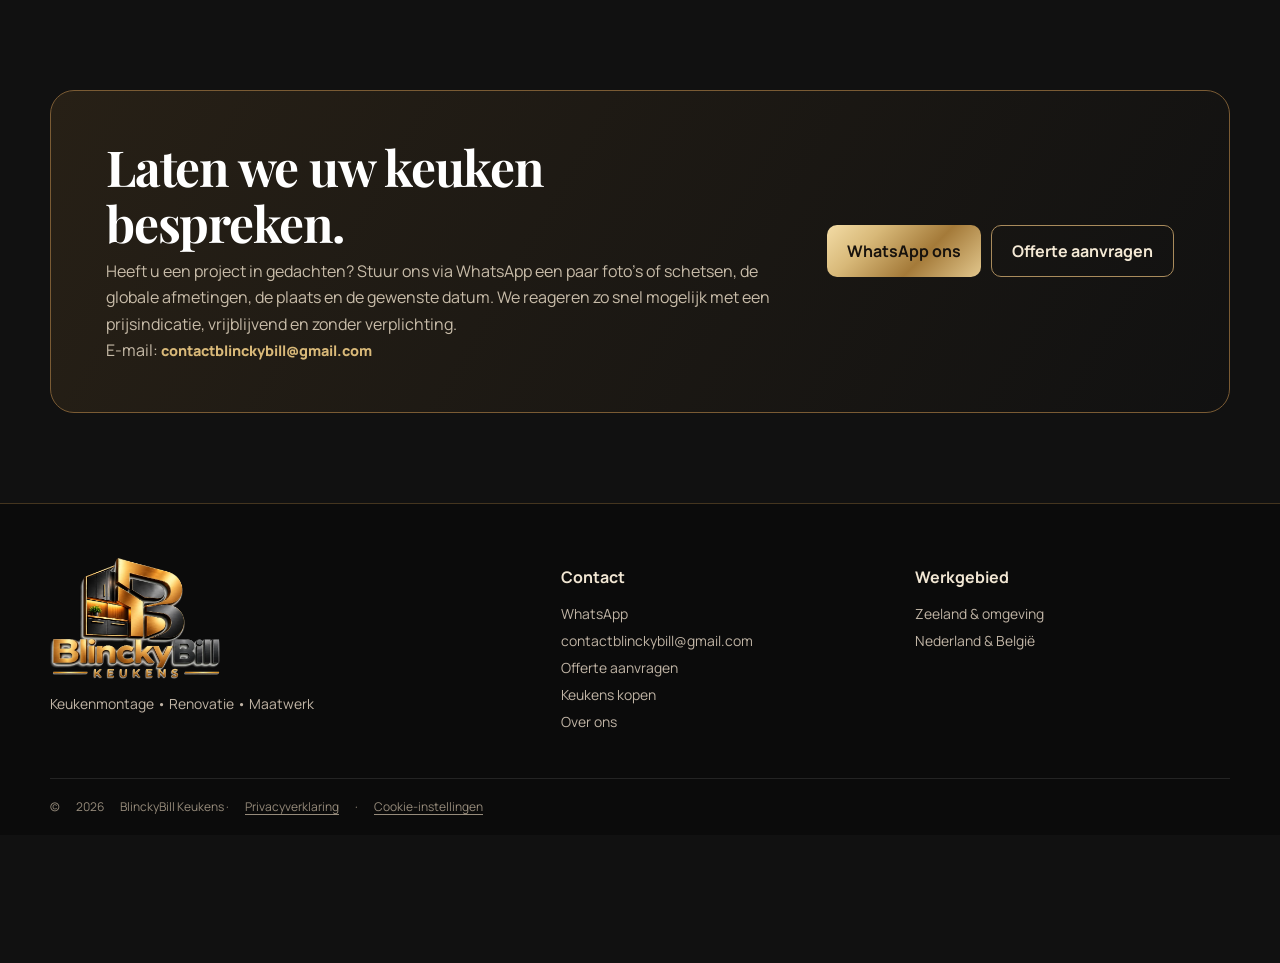
<file: over-ons.html>
<!doctype html>
<html lang="nl">
<head>
  <meta charset="utf-8">
  <meta name="viewport" content="width=device-width, initial-scale=1">
  <title>Over ons | BlinckyBill Keukens</title>
  <meta name="description" content="Keukenmontage in Zeeland, Nederland en België voor particulieren en woningbouwprojecten. Meer dan 5 jaar ervaring en een vrijblijvende prijsindicatie.">
  <link rel="canonical" href="https://blinckybillkeukens.nl/over-ons.html">
  <meta name="theme-color" content="#111111">
  <meta property="og:type" content="website">
  <meta property="og:locale" content="nl_NL">
  <meta property="og:site_name" content="BlinckyBill Keukens">
  <meta property="og:title" content="Over ons | BlinckyBill Keukens">
  <meta property="og:description" content="Keukenmontage in Zeeland, Nederland en België voor particulieren en woningbouwprojecten. Meer dan 5 jaar ervaring en een vrijblijvende prijsindicatie.">
  <meta property="og:url" content="https://blinckybillkeukens.nl/over-ons.html">
  <meta property="og:image" content="https://blinckybillkeukens.nl/og-image.jpg">
  <meta property="og:image:width" content="1200">
  <meta property="og:image:height" content="630">
  <meta name="twitter:card" content="summary_large_image">
  <link rel="icon" type="image/png" sizes="32x32" href="favicon-32.png">
  <link rel="apple-touch-icon" href="apple-touch-icon.png">
  <link rel="preconnect" href="https://fonts.googleapis.com">
  <link rel="preconnect" href="https://fonts.gstatic.com" crossorigin>
  <link rel="stylesheet" href="https://fonts.googleapis.com/css2?family=Manrope:wght@400;500;600;700;800&amp;family=Playfair+Display:wght@600;700&amp;display=swap">
  <link rel="stylesheet" href="styles.css">
  <link rel="stylesheet" href="premium.css">
</head>
<body>
<a class="skip-link" href="#main">Naar de inhoud</a>
<header class="site-header"><div class="container header-inner"><a class="brand" href="index.html" aria-label="BlinckyBill Keukens – home"><img src="logo-emblem.webp" class="logo" width="192" height="192" alt="BlinckyBill Keukens logo"><span class="brand-text"><strong>Blincky<em>Bill</em></strong><small>Keukens</small></span></a><button class="nav-toggle" type="button" aria-label="Menu openen" aria-expanded="false" aria-controls="site-nav">☰</button><nav class="nav" id="site-nav" data-nav aria-label="Hoofdmenu"><a href="index.html">Home</a><a href="diensten.html">Diensten</a><a href="keukens-kopen.html">Keukens kopen</a><a href="portfolio.html">Projecten</a><a class="active" aria-current="page" href="over-ons.html">Over ons</a><a href="badkamermeubels.html">Badkamer</a><a class="nav-cta" href="contact.html">Offerte aanvragen</a></nav></div></header>
<main id="main" lang="nl">
  <section class="page-hero">
    <div class="container narrow">
      <span class="eyebrow">Over ons</span>
      <h1>Uw keuken, gemonteerd met zorg en vakmanschap.</h1>
      <p class="lead">Bij BlinckyBill Keukens draait een goede keuken niet alleen om het ontwerp, maar ook om de montage. De mooiste keuken valt tegen als de kasten niet waterpas staan, het werkblad niet strak aansluit of de afwerking gehaast is. Dat merkt u elke dag. Daarom werken we met aandacht voor elk detail, van de eerste kast tot de laatste kitnaad.</p>
    </div>
  </section>

  <section class="section">
    <div class="container detail-grid">
      <article class="detail-card">
        <span>01</span>
        <div>
          <h2>Wie we zijn</h2>
          <p>We zijn een klein bedrijf, gevestigd in Zeeland, en werken voor klanten in heel Nederland en in België.</p>
          <p>Omdat we een klein team zijn, heeft u één aanspreekpunt vanaf het eerste bericht tot de oplevering. U weet altijd met wie u spreekt en wie er bij u thuis komt.</p>
        </div>
      </article>
      <article class="detail-card">
        <span>02</span>
        <div>
          <h2>Meer dan 5 jaar ervaring</h2>
          <p>Al meer dan 5 jaar monteren we keukens, zowel voor particulieren als in grote woningbouwprojecten. Daar hebben we geleerd om snel te werken zonder in te leveren op kwaliteit, de planning op de bouwplaats te volgen en elke keuken even netjes op te leveren, of het nu de eerste of de vijftigste keuken van een project is.</p>
          <p>Diezelfde ervaring nemen we mee naar uw huis: we weten wat er mis kan gaan, hoe we een scheve wand oplossen en hoe we een standaardkeuken aanpassen zodat die oogt als maatwerk.</p>
        </div>
      </article>
    </div>
  </section>

  <section class="section">
    <div class="container">
      <div class="section-heading"><div><h2>Wat we doen</h2></div></div>
      <div class="detail-grid">
        <article class="detail-card"><span>01</span><div><h2>Keukenmontage</h2><p>Kasten plaatsen en waterpas afstellen, het werkblad monteren en uitsparingen maken, inbouwapparatuur plaatsen, en plinten, panelen en afwerking.</p></div></article>
        <article class="detail-card"><span>02</span><div><h2>Keukenrenovatie</h2><p>Nieuwe fronten en grepen, een nieuw werkblad, de spoelbak en kraan vervangen, reparaties en praktische verbeteringen — zonder dat u altijd alles hoeft te vervangen.</p></div></article>
        <article class="detail-card"><span>03</span><div><h2>Maatwerk &amp; timmerwerk</h2><p>Passtukken, zijpanelen, plinten en koofjes, en oplossingen bij scheve wanden of rond leidingen.</p></div></article>
        <article class="detail-card"><span>04</span><div><h2>Voorbereiding &amp; advies</h2><p>Inmeten, controle van de aansluitpunten, planning en materiaaladvies, zodat de montage zonder verrassingen verloopt.</p></div></article>
        <article class="detail-card"><span>05</span><div><h2>Badkamermeubels</h2><p>Badkamermeubels op maat, met levering en montage.</p></div></article>
        <article class="detail-card"><span>06</span><div><h2>Keukens op maat</h2><p>Naast montage leveren wij complete keukens: ontwerp, maatwerk kasten en plaatsing, met één aanspreekpunt. <a class="text-link" href="keukens-kopen.html">Keukens kopen</a></p></div></article>
      </div>
    </div>
  </section>

  <section class="section">
    <div class="container narrow">
      <h2>Waarom klanten voor ons kiezen</h2>
      <ul class="check-list">
        <li><strong>Duidelijke afspraken</strong> – u ontvangt vooraf een heldere prijsindicatie en planning. Geen verrassingen achteraf.</li>
        <li><strong>Netjes werken</strong> – we werken schoon, beschermen de ruimte en laten alles netjes achter.</li>
        <li><strong>Aandacht voor detail</strong> – strakke aansluitingen, deuren die goed zijn afgesteld en een afwerking die lang meegaat.</li>
        <li><strong>Ervaring met grote projecten</strong> – we zijn gewend aan termijnen, fasering en afstemming met andere teams op de bouwplaats.</li>
        <li><strong>Snelle communicatie</strong> – we reageren snel, direct via WhatsApp, en houden u tijdens het hele werk op de hoogte.</li>
      </ul>
    </div>
  </section>

  <section class="section">
    <div class="container narrow">
      <h2>Voor wie we werken</h2>
      <p>Particulieren die hun keuken laten monteren of renoveren, aannemers en projectontwikkelaars, en woningbouwprojecten met meerdere keukens, in Zeeland, in de rest van Nederland en in België.</p>
    </div>
  </section>

  <section class="section">
    <div class="container cta-panel">
      <div>
        <h2>Laten we uw keuken bespreken.</h2>
        <p>Heeft u een project in gedachten? Stuur ons via WhatsApp een paar foto’s of schetsen, de globale afmetingen, de plaats en de gewenste datum. We reageren zo snel mogelijk met een prijsindicatie, vrijblijvend en zonder verplichting.<br>E-mail: <a class="text-link" href="mailto:contactblinckybill@gmail.com">contactblinckybill@gmail.com</a></p>
      </div>
      <div class="cta-actions">
        <a class="btn white" href="https://wa.me/31616698106" target="_blank" rel="noopener">WhatsApp ons</a>
        <a class="btn secondary" href="contact.html">Offerte aanvragen</a>
      </div>
    </div>
  </section>
</main>
<footer class="site-footer"><div class="container footer-inner"><div class="footer-brand"><img src="logo-blinckybill-keukens.webp" class="footer-logo" width="640" height="457" alt="BlinckyBill Keukens" loading="lazy"><span>Keukenmontage • Renovatie • Maatwerk</span></div><div><strong>Contact</strong><a href="https://wa.me/31616698106" target="_blank" rel="noopener">WhatsApp</a><a href="mailto:contactblinckybill@gmail.com">contactblinckybill@gmail.com</a><a href="contact.html">Offerte aanvragen</a><a href="keukens-kopen.html">Keukens kopen</a><a href="over-ons.html">Over ons</a></div><div><strong>Werkgebied</strong><span>Zeeland & omgeving</span><span>Nederland & België</span></div></div><div class="container footer-bottom">© <span id="year">2026</span> BlinckyBill Keukens · <a href="privacyverklaring.html">Privacyverklaring</a> · <button type="button" class="footer-cookie-settings" data-open-cookie-settings>Cookie-instellingen</button></div></footer>
<a class="wa-float" href="https://wa.me/31616698106" target="_blank" rel="noopener" aria-label="Stuur een WhatsApp-bericht"><svg viewBox="0 0 24 24" width="26" height="26" aria-hidden="true"><path fill="currentColor" d="M12.04 2C6.58 2 2.13 6.45 2.13 11.91c0 1.75.46 3.45 1.32 4.95L2.05 22l5.25-1.38a9.9 9.9 0 0 0 4.74 1.21c5.46 0 9.91-4.45 9.91-9.91C21.95 6.45 17.5 2 12.04 2Zm0 18.15c-1.48 0-2.93-.4-4.2-1.15l-.3-.18-3.12.82.83-3.04-.2-.31a8.2 8.2 0 0 1-1.26-4.38c0-4.54 3.7-8.24 8.25-8.24 4.54 0 8.24 3.7 8.24 8.24 0 4.55-3.7 8.24-8.24 8.24Zm4.52-6.16c-.25-.12-1.47-.72-1.69-.81-.23-.08-.39-.12-.56.12-.16.25-.64.81-.78.97-.14.17-.29.19-.54.06-.25-.12-1.05-.39-1.99-1.23-.74-.66-1.23-1.47-1.38-1.72-.14-.25-.02-.38.11-.5.11-.11.25-.29.37-.43.13-.15.17-.25.25-.42.08-.16.04-.31-.02-.43-.06-.12-.56-1.34-.76-1.84-.2-.48-.41-.42-.56-.43h-.48c-.17 0-.43.06-.66.31-.22.25-.86.84-.86 2.05 0 1.21.88 2.38 1 2.54.12.17 1.73 2.64 4.2 3.7.59.26 1.05.41 1.4.52.59.19 1.13.16 1.55.1.47-.07 1.47-.6 1.67-1.18.21-.58.21-1.07.14-1.18-.06-.1-.22-.16-.47-.28Z"/></svg></a>
<script src="analytics-config.js"></script>
<script src="cookie-consent.js" defer></script>
<script src="script.js" defer></script>
</body>
</html>
</file>
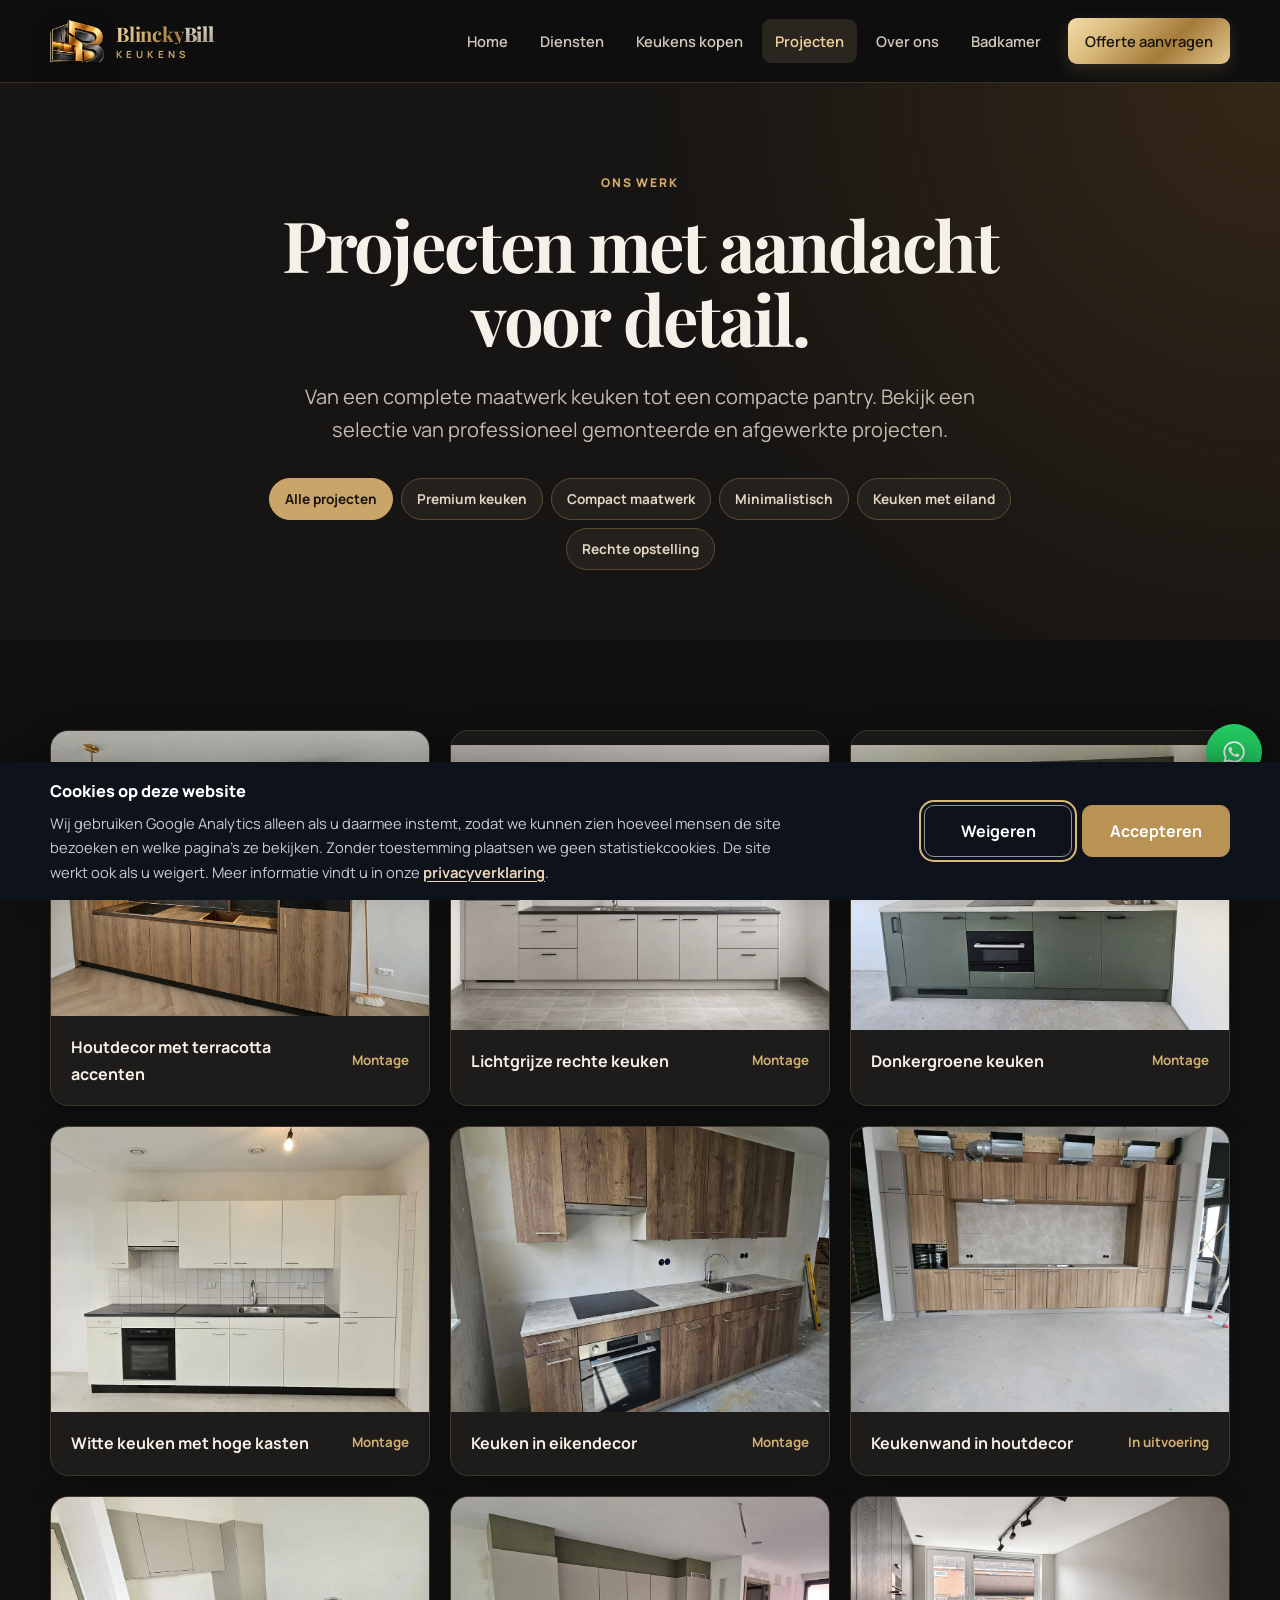
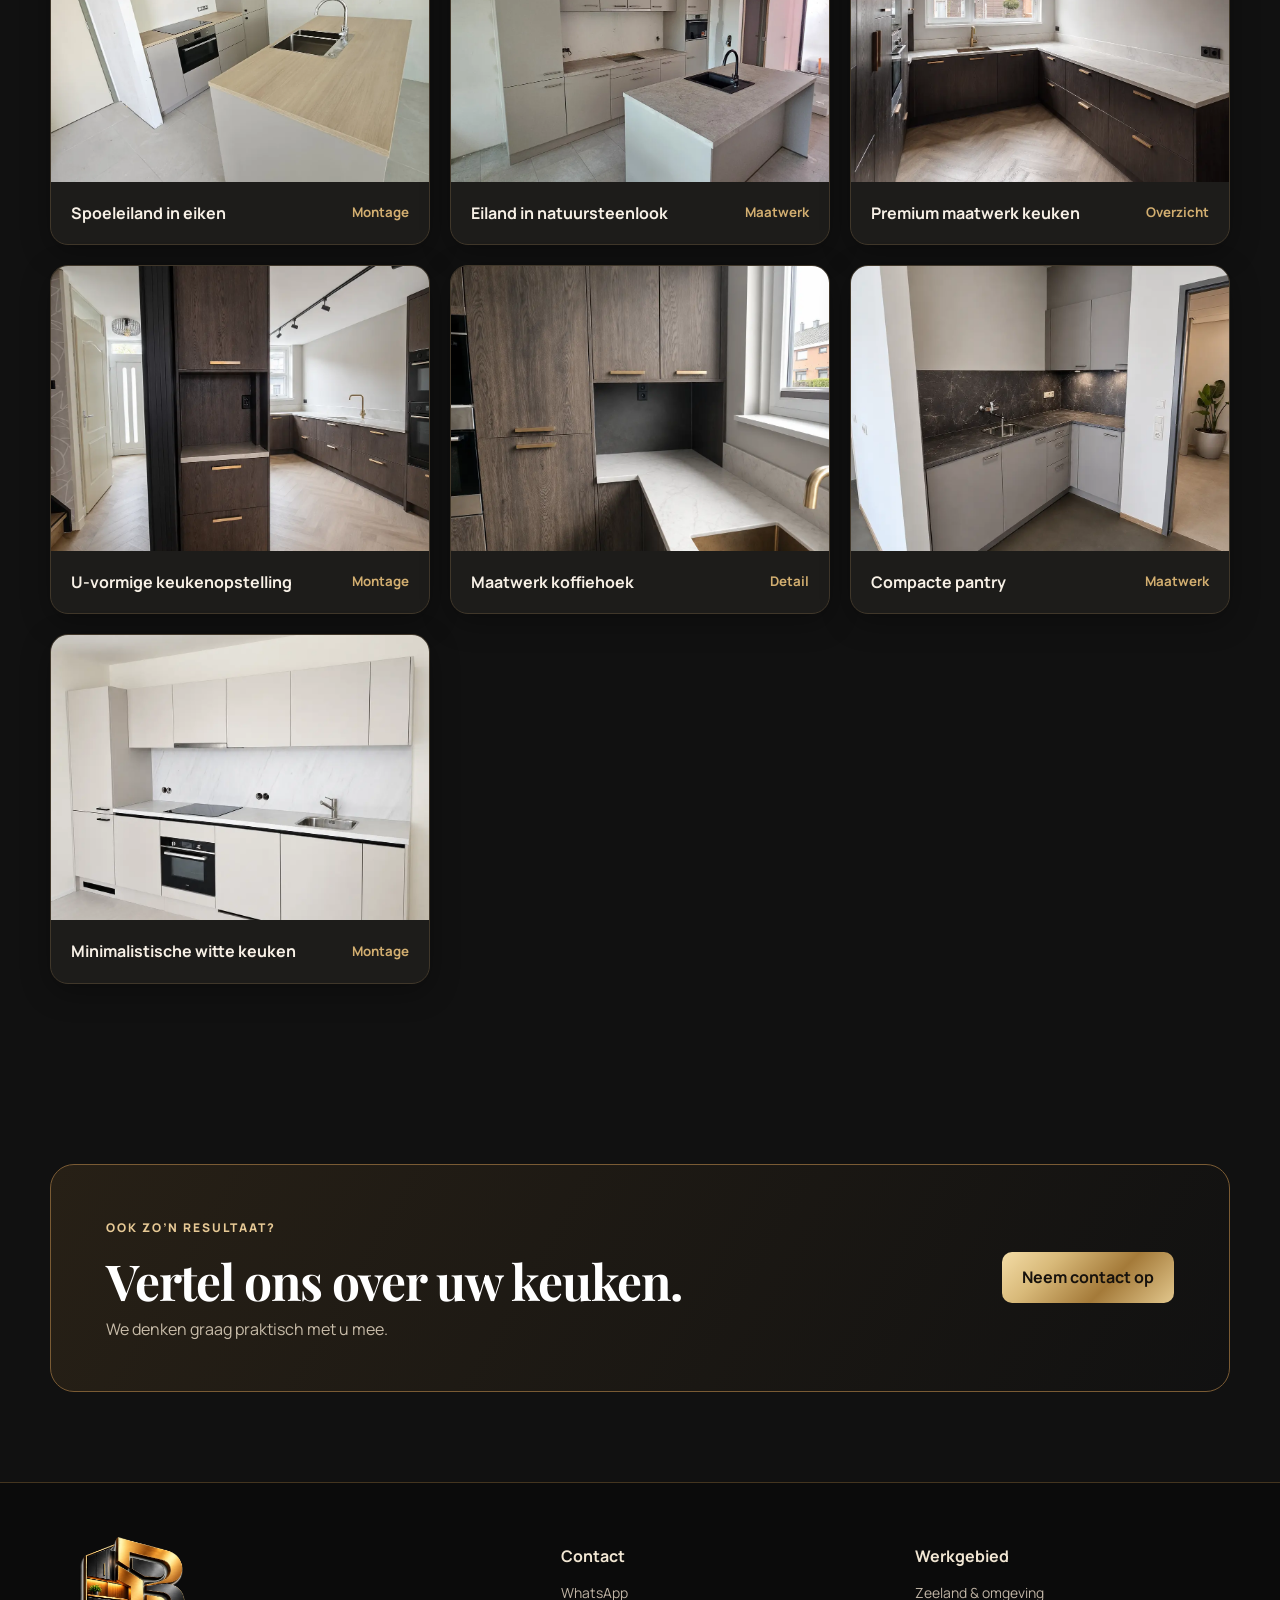
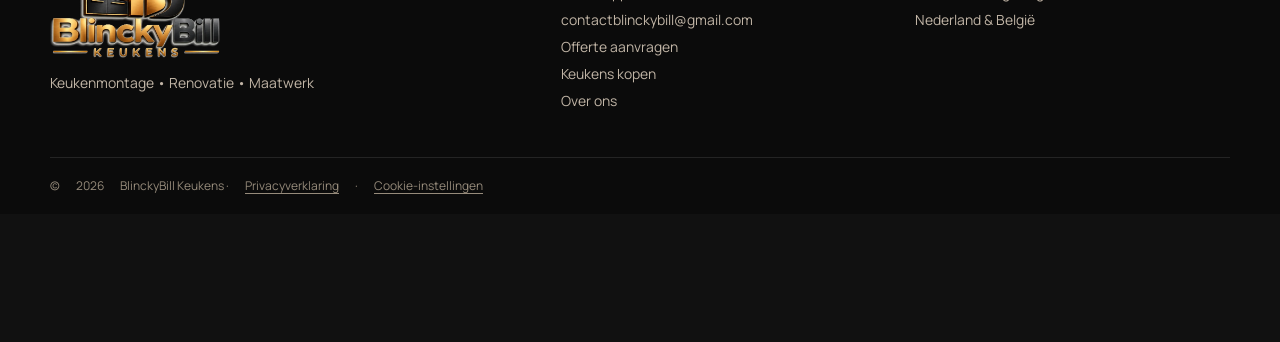
<file: portfolio.html>
<!doctype html>
<html lang="nl">
<head>
  <meta charset="utf-8">
  <meta name="viewport" content="width=device-width, initial-scale=1">
  <title>Projecten | BlinckyBill Keukens</title>
  <meta name="description" content="Bekijk recente keukenmontage-, renovatie- en maatwerkprojecten van BlinckyBill Keukens.">
  <link rel="canonical" href="https://blinckybillkeukens.nl/portfolio.html">
  <meta name="theme-color" content="#111111">
  <meta property="og:type" content="website">
  <meta property="og:locale" content="nl_NL">
  <meta property="og:site_name" content="BlinckyBill Keukens">
  <meta property="og:title" content="Projecten | BlinckyBill Keukens">
  <meta property="og:description" content="Bekijk recente keukenmontage-, renovatie- en maatwerkprojecten van BlinckyBill Keukens.">
  <meta property="og:url" content="https://blinckybillkeukens.nl/portfolio.html">
  <meta property="og:image" content="https://blinckybillkeukens.nl/og-image.jpg">
  <meta property="og:image:width" content="1200">
  <meta property="og:image:height" content="630">
  <meta name="twitter:card" content="summary_large_image">
  <link rel="icon" type="image/png" sizes="32x32" href="favicon-32.png">
  <link rel="apple-touch-icon" href="apple-touch-icon.png">
  <link rel="preconnect" href="https://fonts.googleapis.com">
  <link rel="preconnect" href="https://fonts.gstatic.com" crossorigin>
  <link rel="stylesheet" href="https://fonts.googleapis.com/css2?family=Manrope:wght@400;500;600;700;800&amp;family=Playfair+Display:wght@600;700&amp;display=swap">
  <link rel="stylesheet" href="styles.css">
  <link rel="stylesheet" href="premium.css">
</head>
<body>
<a class="skip-link" href="#main">Naar de inhoud</a>
<header class="site-header"><div class="container header-inner"><a class="brand" href="index.html" aria-label="BlinckyBill Keukens – home"><img src="logo-emblem.webp" class="logo" width="192" height="192" alt="BlinckyBill Keukens logo"><span class="brand-text"><strong>Blincky<em>Bill</em></strong><small>Keukens</small></span></a><button class="nav-toggle" type="button" aria-label="Menu openen" aria-expanded="false" aria-controls="site-nav">☰</button><nav class="nav" id="site-nav" data-nav aria-label="Hoofdmenu"><a href="index.html">Home</a><a href="diensten.html">Diensten</a><a href="keukens-kopen.html">Keukens kopen</a><a class="active" aria-current="page" href="portfolio.html">Projecten</a><a href="over-ons.html">Over ons</a><a href="badkamermeubels.html">Badkamer</a><a class="nav-cta" href="contact.html">Offerte aanvragen</a></nav></div></header>
<main id="main"><section class="page-hero"><div class="container narrow"><span class="eyebrow">Ons werk</span><h1>Projecten met aandacht voor detail.</h1><p class="lead">Van een complete maatwerk keuken tot een compacte pantry. Bekijk een selectie van professioneel gemonteerde en afgewerkte projecten.</p><div class="filters"><button type="button" class="chip active" data-filter="all">Alle projecten</button><button type="button" class="chip" data-filter="premium">Premium keuken</button><button type="button" class="chip" data-filter="compact">Compact maatwerk</button><button type="button" class="chip" data-filter="minimalistisch">Minimalistisch</button><button type="button" class="chip" data-filter="eiland">Keuken met eiland</button><button type="button" class="chip" data-filter="recht">Rechte opstelling</button></div></div></section>
<section class="section"><div class="container gallery" id="gallery">
<button class="g-item" type="button" data-tag="recht" data-title="Houtdecor met terracotta accenten" data-desc="Rechte keukenwand in houtdecor met terracottakleurige bovenkasten, onderbouwverlichting, inbouwoven in een hoge kast en een koperkleurige spoelbak met kraan." data-image="project-houtdecor-terracotta.webp"><img src="project-houtdecor-terracotta.webp" alt="Keukenwand in houtdecor met terracottakleurige bovenkasten" loading="lazy" decoding="async"><span><strong>Houtdecor met terracotta accenten</strong><small>Montage</small></span></button>
<button class="g-item" type="button" data-tag="recht" data-title="Lichtgrijze rechte keuken" data-desc="Rechte opstelling met lichtgrijze fronten, zwarte grepen, een donker werkblad en een inbouwoven in een hoge kast." data-image="project-lichtgrijs-rechte-wand.webp"><img src="project-lichtgrijs-rechte-wand.webp" alt="Lichtgrijze rechte keuken met donker werkblad" loading="lazy" decoding="async"><span><strong>Lichtgrijze rechte keuken</strong><small>Montage</small></span></button>
<button class="g-item" type="button" data-tag="recht" data-title="Donkergroene keuken" data-desc="Rechte opstelling met donkergroene fronten, een licht werkblad, kookplaat en inbouwoven onder het werkblad." data-image="project-groen-rechte-wand.webp"><img src="project-groen-rechte-wand.webp" alt="Donkergroene rechte keuken met licht werkblad" loading="lazy" decoding="async"><span><strong>Donkergroene keuken</strong><small>Montage</small></span></button>
<button class="g-item" type="button" data-tag="recht" data-title="Witte keuken met hoge kasten" data-desc="Witte fronten, een donker werkblad, inbouwoven onder het werkblad en een wand met hoge kasten." data-image="project-wit-rechte-wand.webp"><img src="project-wit-rechte-wand.webp" alt="Witte keuken met hoge kasten en donker werkblad" loading="lazy" decoding="async"><span><strong>Witte keuken met hoge kasten</strong><small>Montage</small></span></button>
<button class="g-item" type="button" data-tag="recht" data-title="Keuken in eikendecor" data-desc="Rechte opstelling met fronten in eikendecor, een licht werkblad, kookplaat en inbouwoven." data-image="project-eiken-rechte-wand.webp"><img src="project-eiken-rechte-wand.webp" alt="Keuken in eikendecor met licht werkblad" loading="lazy" decoding="async"><span><strong>Keuken in eikendecor</strong><small>Montage</small></span></button>
<button class="g-item" type="button" data-tag="recht" data-title="Keukenwand in houtdecor" data-desc="Hoge kasten en een doorlopende wandopstelling in houtdecor, vastgelegd tijdens de montage." data-image="project-houtdecor-in-aanbouw.webp"><img src="project-houtdecor-in-aanbouw.webp" alt="Keukenwand in houtdecor tijdens de montage" loading="lazy" decoding="async"><span><strong>Keukenwand in houtdecor</strong><small>In uitvoering</small></span></button>
<button class="g-item" type="button" data-tag="eiland" data-title="Spoeleiland in eiken" data-desc="Kookwand met greeploze fronten in zandtint en een vrijstaand eiland met eiken werkblad, dubbele spoelbak en aansluiting in het eiland." data-image="project-eiland-eiken.webp"><img src="project-eiland-eiken.webp" alt="Keuken met eiland, eiken werkblad en dubbele spoelbak" loading="lazy" decoding="async"><span><strong>Spoeleiland in eiken</strong><small>Montage</small></span></button>
<button class="g-item" type="button" data-tag="eiland" data-title="Eiland in natuursteenlook" data-desc="Hoge kasten, inbouwoven en een eiland met werkblad in natuursteenlook, zwarte spoelbak en zwarte kraan, strak uitgelijnd met de wandopstelling." data-image="project-eiland-natuursteen.webp"><img src="project-eiland-natuursteen.webp" alt="Keuken met eiland in natuursteenlook en zwarte spoelbak" loading="lazy" decoding="async"><span><strong>Eiland in natuursteenlook</strong><small>Maatwerk</small></span></button>
<button class="g-item" type="button" data-tag="premium" data-title="Premium maatwerk keuken" data-desc="Complete montage in donker hout, afgewerkt met messing details en geïntegreerde apparatuur." data-image="project-premium-01.webp"><img src="project-premium-01.webp" alt="Premium maatwerk keuken in donker hout" loading="lazy" decoding="async"><span><strong>Premium maatwerk keuken</strong><small>Overzicht</small></span></button>
<button class="g-item" type="button" data-tag="premium" data-title="U-vormige keukenopstelling" data-desc="Ruime werkzone met doorlopend werkblad, nauwkeurig uitgelijnde fronten en een strakke afwerking." data-image="project-premium-02.webp"><img src="project-premium-02.webp" alt="U-vormige maatwerk keuken" loading="lazy" decoding="async"><span><strong>U-vormige keukenopstelling</strong><small>Montage</small></span></button>
<button class="g-item" type="button" data-tag="premium" data-title="Maatwerk koffiehoek" data-desc="Functionele nis, hoge kasten en werkblad zorgvuldig geïntegreerd in één geheel." data-image="project-premium-03.webp"><img src="project-premium-03.webp" alt="Maatwerk koffiehoek in premium keuken" loading="lazy" decoding="async"><span><strong>Maatwerk koffiehoek</strong><small>Detail</small></span></button>
<button class="g-item" type="button" data-tag="compact" data-title="Compacte pantry" data-desc="Slimme L-opstelling met maximale werkruimte, donkere marmerlook en geïntegreerde verlichting." data-image="project-pantry-grey.webp"><img src="project-pantry-grey.webp" alt="Compacte grijze pantry met marmerlook" loading="lazy" decoding="async"><span><strong>Compacte pantry</strong><small>Maatwerk</small></span></button>
<button class="g-item" type="button" data-tag="minimalistisch" data-title="Minimalistische witte keuken" data-desc="Strakke lijnopstelling met greeploze fronten, zwarte accenten en een rustige, lichte uitstraling." data-image="project-minimal-white.webp"><img src="project-minimal-white.webp" alt="Minimalistische witte keuken" loading="lazy" decoding="async"><span><strong>Minimalistische witte keuken</strong><small>Montage</small></span></button>
</div></section><section class="section"><div class="container cta-panel"><div><span class="eyebrow light">Ook zo’n resultaat?</span><h2>Vertel ons over uw keuken.</h2><p>We denken graag praktisch met u mee.</p></div><a class="btn white" href="contact.html">Neem contact op</a></div></section></main>
<div class="modal" id="modal" aria-hidden="true"><div class="modal-backdrop" data-close-modal></div><div class="modal-card" role="dialog" aria-modal="true" aria-labelledby="modalTitle"><button type="button" class="modal-close" data-close-modal aria-label="Sluiten">×</button><img id="modalImage" alt="" decoding="async"><div class="modal-copy"><h2 id="modalTitle"></h2><p id="modalDesc"></p></div></div></div>
<footer class="site-footer"><div class="container footer-inner"><div class="footer-brand"><img src="logo-blinckybill-keukens.webp" class="footer-logo" width="640" height="457" alt="BlinckyBill Keukens" loading="lazy" decoding="async"><span>Keukenmontage • Renovatie • Maatwerk</span></div><div><strong>Contact</strong><a href="https://wa.me/31616698106" target="_blank" rel="noopener">WhatsApp</a><a href="mailto:contactblinckybill@gmail.com">contactblinckybill@gmail.com</a><a href="contact.html">Offerte aanvragen</a><a href="keukens-kopen.html">Keukens kopen</a><a href="over-ons.html">Over ons</a></div><div><strong>Werkgebied</strong><span>Zeeland & omgeving</span><span>Nederland & België</span></div></div><div class="container footer-bottom">© <span id="year">2026</span> BlinckyBill Keukens · <a href="privacyverklaring.html">Privacyverklaring</a> · <button type="button" class="footer-cookie-settings" data-open-cookie-settings>Cookie-instellingen</button></div></footer>
<a class="wa-float" href="https://wa.me/31616698106" target="_blank" rel="noopener" aria-label="Stuur een WhatsApp-bericht"><svg viewBox="0 0 24 24" width="26" height="26" aria-hidden="true"><path fill="currentColor" d="M12.04 2C6.58 2 2.13 6.45 2.13 11.91c0 1.75.46 3.45 1.32 4.95L2.05 22l5.25-1.38a9.9 9.9 0 0 0 4.74 1.21c5.46 0 9.91-4.45 9.91-9.91C21.95 6.45 17.5 2 12.04 2Zm0 18.15c-1.48 0-2.93-.4-4.2-1.15l-.3-.18-3.12.82.83-3.04-.2-.31a8.2 8.2 0 0 1-1.26-4.38c0-4.54 3.7-8.24 8.25-8.24 4.54 0 8.24 3.7 8.24 8.24 0 4.55-3.7 8.24-8.24 8.24Zm4.52-6.16c-.25-.12-1.47-.72-1.69-.81-.23-.08-.39-.12-.56.12-.16.25-.64.81-.78.97-.14.17-.29.19-.54.06-.25-.12-1.05-.39-1.99-1.23-.74-.66-1.23-1.47-1.38-1.72-.14-.25-.02-.38.11-.5.11-.11.25-.29.37-.43.13-.15.17-.25.25-.42.08-.16.04-.31-.02-.43-.06-.12-.56-1.34-.76-1.84-.2-.48-.41-.42-.56-.43h-.48c-.17 0-.43.06-.66.31-.22.25-.86.84-.86 2.05 0 1.21.88 2.38 1 2.54.12.17 1.73 2.64 4.2 3.7.59.26 1.05.41 1.4.52.59.19 1.13.16 1.55.1.47-.07 1.47-.6 1.67-1.18.21-.58.21-1.07.14-1.18-.06-.1-.22-.16-.47-.28Z"/></svg></a>
<script src="analytics-config.js"></script>
<script src="cookie-consent.js" defer></script>
<script src="script.js" defer></script>
</body>
</html>
</file>
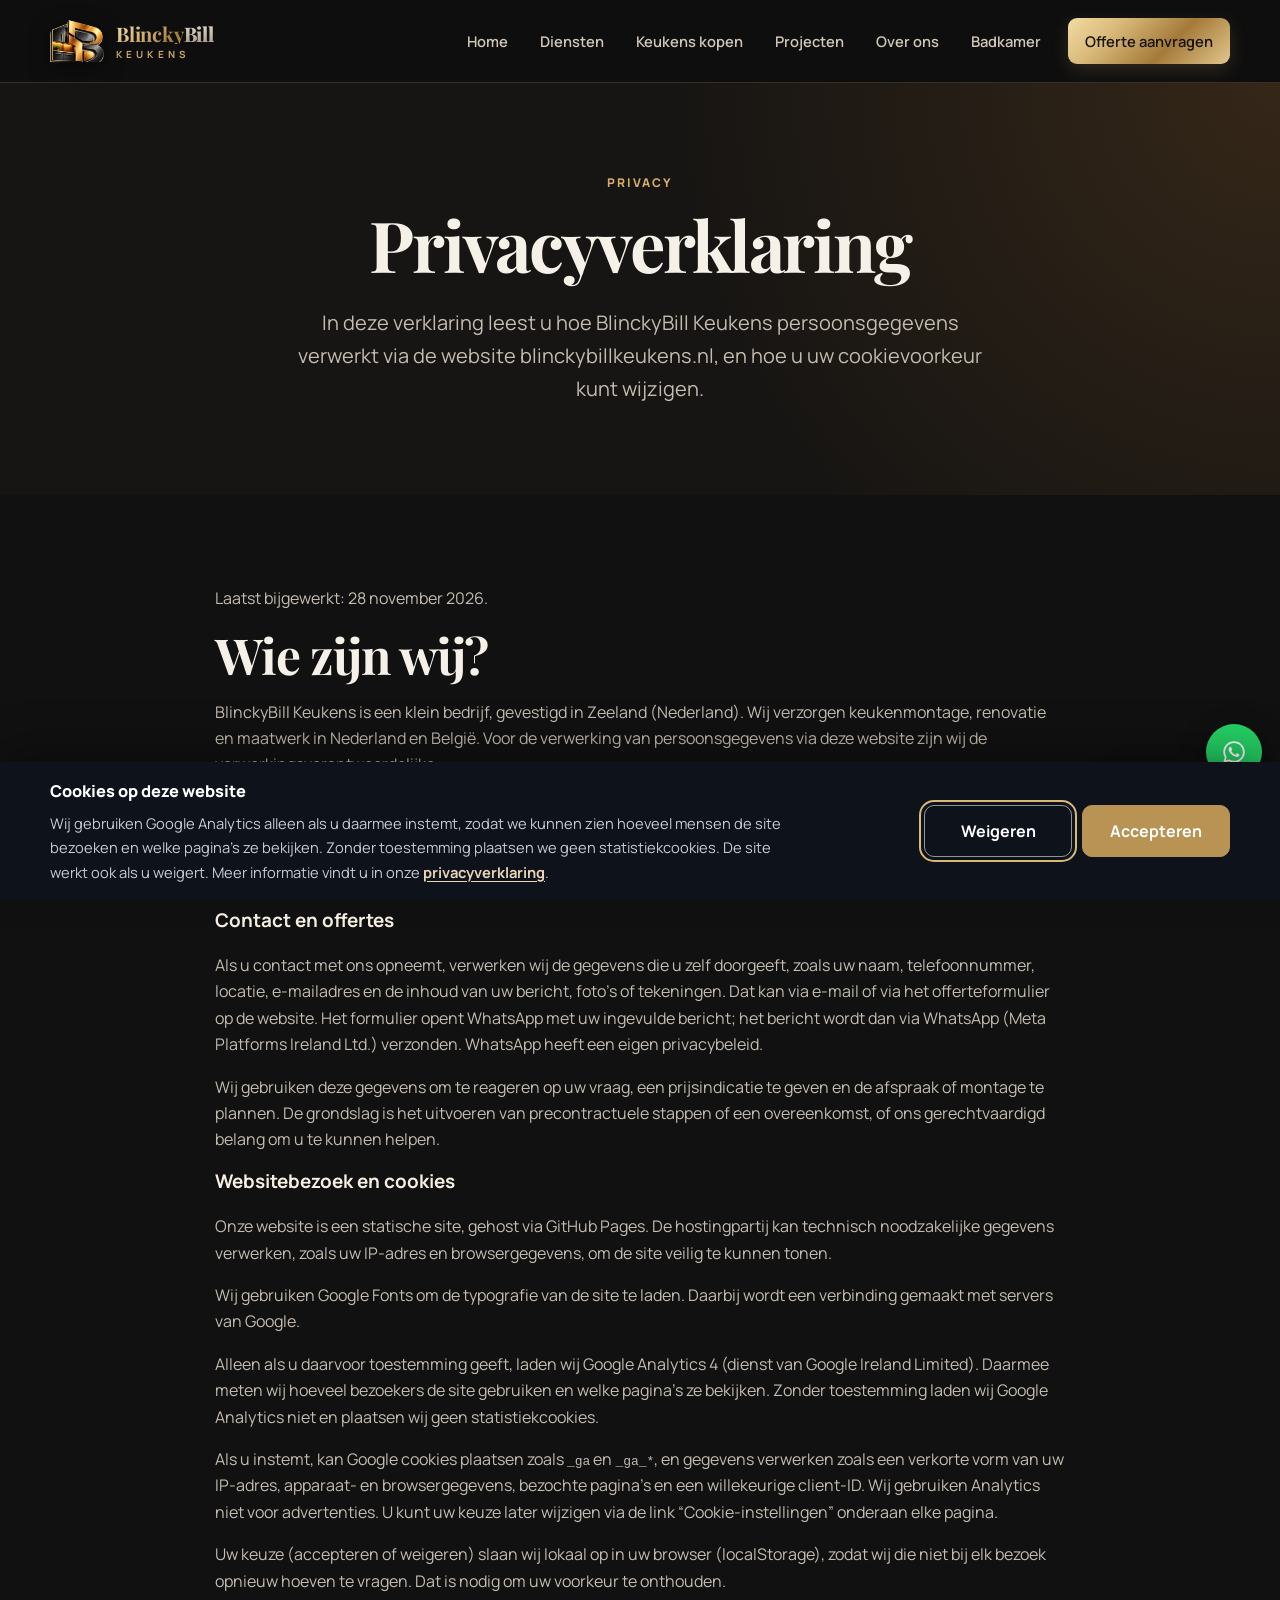
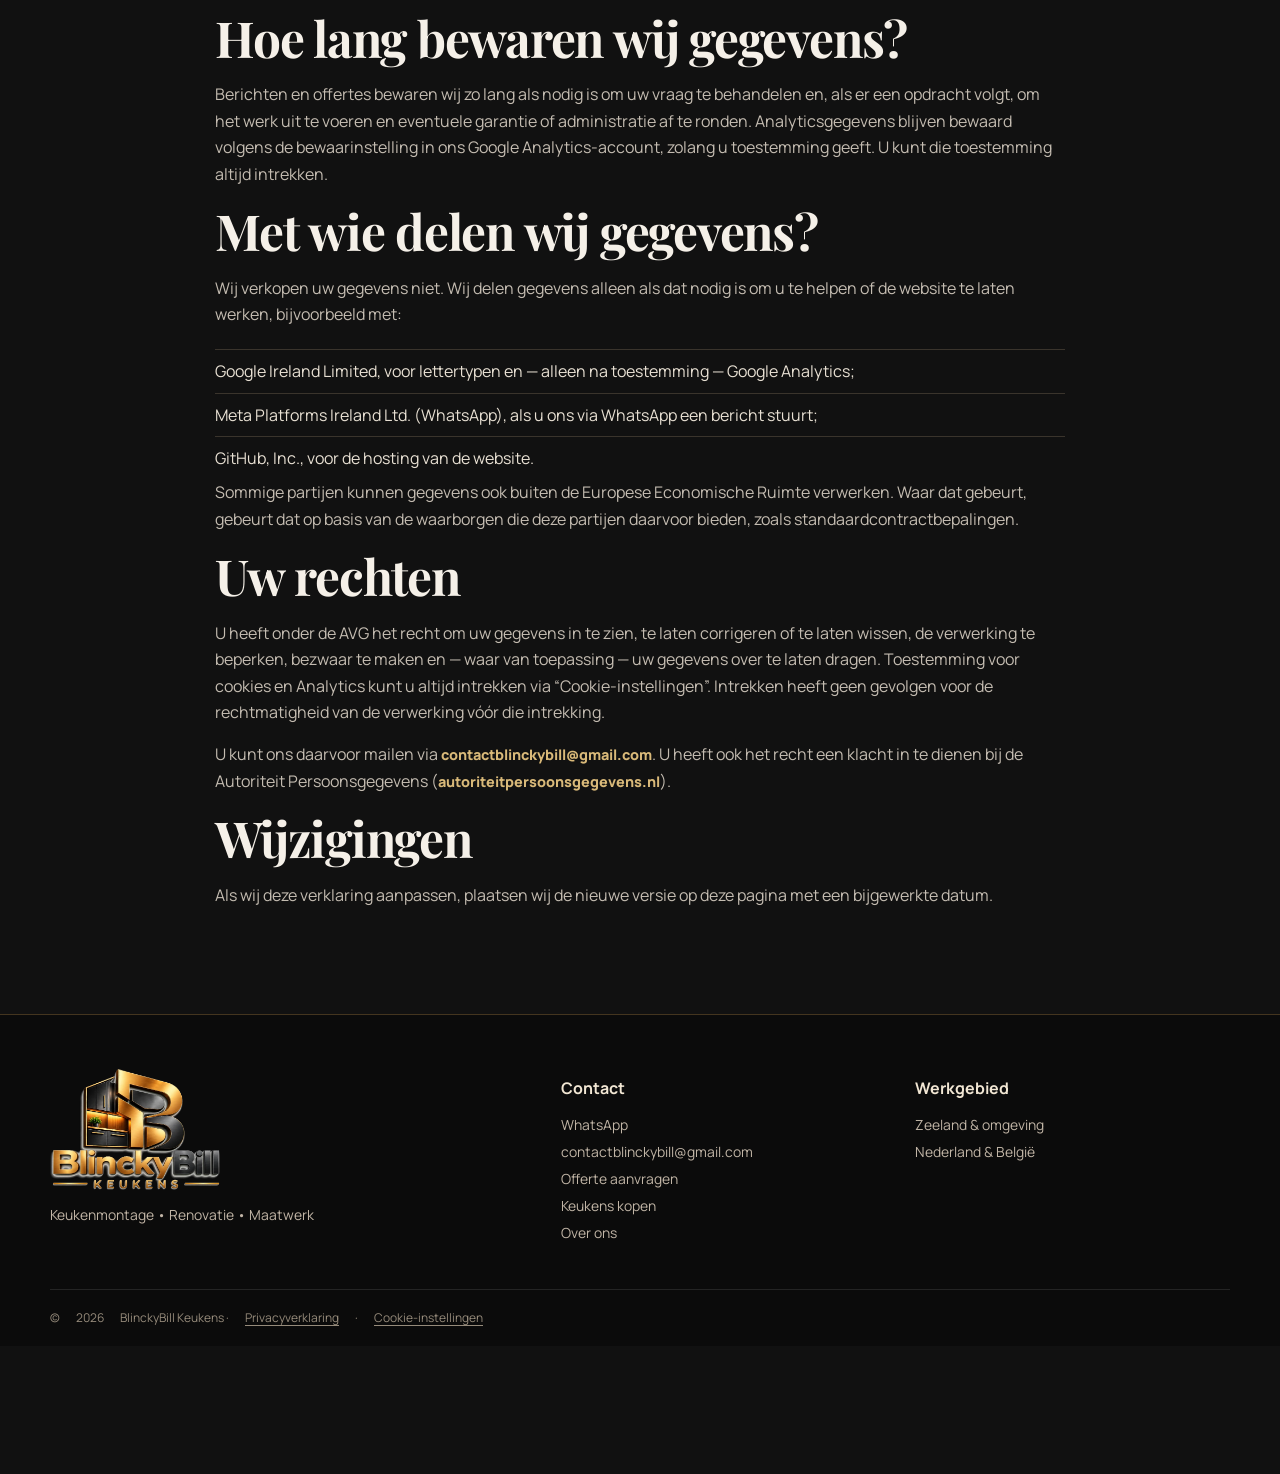
<file: privacyverklaring.html>
<!doctype html>
<html lang="nl">
<head>
  <meta charset="utf-8">
  <meta name="viewport" content="width=device-width, initial-scale=1">
  <title>Privacyverklaring | BlinckyBill Keukens</title>
  <meta name="description" content="Privacyverklaring van BlinckyBill Keukens: hoe wij persoonsgegevens en cookies verwerken op blinckybillkeukens.nl.">
  <link rel="canonical" href="https://blinckybillkeukens.nl/privacyverklaring.html">
  <meta name="theme-color" content="#111111">
  <meta property="og:type" content="website">
  <meta property="og:locale" content="nl_NL">
  <meta property="og:site_name" content="BlinckyBill Keukens">
  <meta property="og:title" content="Privacyverklaring | BlinckyBill Keukens">
  <meta property="og:description" content="Privacyverklaring van BlinckyBill Keukens: hoe wij persoonsgegevens en cookies verwerken op blinckybillkeukens.nl.">
  <meta property="og:url" content="https://blinckybillkeukens.nl/privacyverklaring.html">
  <meta property="og:image" content="https://blinckybillkeukens.nl/og-image.jpg">
  <meta property="og:image:width" content="1200">
  <meta property="og:image:height" content="630">
  <meta name="twitter:card" content="summary_large_image">
  <link rel="icon" type="image/png" sizes="32x32" href="favicon-32.png">
  <link rel="apple-touch-icon" href="apple-touch-icon.png">
  <link rel="preconnect" href="https://fonts.googleapis.com">
  <link rel="preconnect" href="https://fonts.gstatic.com" crossorigin>
  <link rel="stylesheet" href="https://fonts.googleapis.com/css2?family=Manrope:wght@400;500;600;700;800&amp;family=Playfair+Display:wght@600;700&amp;display=swap">
  <link rel="stylesheet" href="styles.css">
  <link rel="stylesheet" href="premium.css">
</head>
<body>
<a class="skip-link" href="#main">Naar de inhoud</a>
<header class="site-header"><div class="container header-inner"><a class="brand" href="index.html" aria-label="BlinckyBill Keukens – home"><img src="logo-emblem.webp" class="logo" width="192" height="192" alt="BlinckyBill Keukens logo"><span class="brand-text"><strong>Blincky<em>Bill</em></strong><small>Keukens</small></span></a><button class="nav-toggle" type="button" aria-label="Menu openen" aria-expanded="false" aria-controls="site-nav">☰</button><nav class="nav" id="site-nav" data-nav aria-label="Hoofdmenu"><a href="index.html">Home</a><a href="diensten.html">Diensten</a><a href="keukens-kopen.html">Keukens kopen</a><a href="portfolio.html">Projecten</a><a href="over-ons.html">Over ons</a><a href="badkamermeubels.html">Badkamer</a><a class="nav-cta" href="contact.html">Offerte aanvragen</a></nav></div></header>
<main id="main">
  <section class="page-hero">
    <div class="container narrow">
      <span class="eyebrow">Privacy</span>
      <h1>Privacyverklaring</h1>
      <p class="lead">In deze verklaring leest u hoe BlinckyBill Keukens persoonsgegevens verwerkt via de website blinckybillkeukens.nl, en hoe u uw cookievoorkeur kunt wijzigen.</p>
    </div>
  </section>

  <section class="section">
    <div class="container narrow">
      <p>Laatst bijgewerkt: 28 november 2026.</p>

      <h2>Wie zijn wij?</h2>
      <p>BlinckyBill Keukens is een klein bedrijf, gevestigd in Zeeland (Nederland). Wij verzorgen keukenmontage, renovatie en maatwerk in Nederland en België. Voor de verwerking van persoonsgegevens via deze website zijn wij de verwerkingsverantwoordelijke.</p>
      <p>Contact: <a class="text-link" href="mailto:contactblinckybill@gmail.com">contactblinckybill@gmail.com</a> of via <a class="text-link" href="https://wa.me/31616698106" target="_blank" rel="noopener">WhatsApp</a>.</p>

      <h2>Welke gegevens verwerken wij?</h2>
      <h3>Contact en offertes</h3>
      <p>Als u contact met ons opneemt, verwerken wij de gegevens die u zelf doorgeeft, zoals uw naam, telefoonnummer, locatie, e-mailadres en de inhoud van uw bericht, foto’s of tekeningen. Dat kan via e-mail of via het offerteformulier op de website. Het formulier opent WhatsApp met uw ingevulde bericht; het bericht wordt dan via WhatsApp (Meta Platforms Ireland Ltd.) verzonden. WhatsApp heeft een eigen privacybeleid.</p>
      <p>Wij gebruiken deze gegevens om te reageren op uw vraag, een prijsindicatie te geven en de afspraak of montage te plannen. De grondslag is het uitvoeren van precontractuele stappen of een overeenkomst, of ons gerechtvaardigd belang om u te kunnen helpen.</p>

      <h3>Websitebezoek en cookies</h3>
      <p>Onze website is een statische site, gehost via GitHub Pages. De hostingpartij kan technisch noodzakelijke gegevens verwerken, zoals uw IP-adres en browsergegevens, om de site veilig te kunnen tonen.</p>
      <p>Wij gebruiken Google Fonts om de typografie van de site te laden. Daarbij wordt een verbinding gemaakt met servers van Google.</p>
      <p>Alleen als u daarvoor toestemming geeft, laden wij Google Analytics 4 (dienst van Google Ireland Limited). Daarmee meten wij hoeveel bezoekers de site gebruiken en welke pagina’s ze bekijken. Zonder toestemming laden wij Google Analytics niet en plaatsen wij geen statistiekcookies.</p>
      <p>Als u instemt, kan Google cookies plaatsen zoals <code>_ga</code> en <code>_ga_*</code>, en gegevens verwerken zoals een verkorte vorm van uw IP-adres, apparaat- en browsergegevens, bezochte pagina’s en een willekeurige client-ID. Wij gebruiken Analytics niet voor advertenties. U kunt uw keuze later wijzigen via de link “Cookie-instellingen” onderaan elke pagina.</p>
      <p>Uw keuze (accepteren of weigeren) slaan wij lokaal op in uw browser (localStorage), zodat wij die niet bij elk bezoek opnieuw hoeven te vragen. Dat is nodig om uw voorkeur te onthouden.</p>

      <h2>Hoe lang bewaren wij gegevens?</h2>
      <p>Berichten en offertes bewaren wij zo lang als nodig is om uw vraag te behandelen en, als er een opdracht volgt, om het werk uit te voeren en eventuele garantie of administratie af te ronden. Analyticsgegevens blijven bewaard volgens de bewaarinstelling in ons Google Analytics-account, zolang u toestemming geeft. U kunt die toestemming altijd intrekken.</p>

      <h2>Met wie delen wij gegevens?</h2>
      <p>Wij verkopen uw gegevens niet. Wij delen gegevens alleen als dat nodig is om u te helpen of de website te laten werken, bijvoorbeeld met:</p>
      <ul class="plain-list">
        <li>Google Ireland Limited, voor lettertypen en — alleen na toestemming — Google Analytics;</li>
        <li>Meta Platforms Ireland Ltd. (WhatsApp), als u ons via WhatsApp een bericht stuurt;</li>
        <li>GitHub, Inc., voor de hosting van de website.</li>
      </ul>
      <p>Sommige partijen kunnen gegevens ook buiten de Europese Economische Ruimte verwerken. Waar dat gebeurt, gebeurt dat op basis van de waarborgen die deze partijen daarvoor bieden, zoals standaardcontractbepalingen.</p>

      <h2>Uw rechten</h2>
      <p>U heeft onder de AVG het recht om uw gegevens in te zien, te laten corrigeren of te laten wissen, de verwerking te beperken, bezwaar te maken en — waar van toepassing — uw gegevens over te laten dragen. Toestemming voor cookies en Analytics kunt u altijd intrekken via “Cookie-instellingen”. Intrekken heeft geen gevolgen voor de rechtmatigheid van de verwerking vóór die intrekking.</p>
      <p>U kunt ons daarvoor mailen via <a class="text-link" href="mailto:contactblinckybill@gmail.com">contactblinckybill@gmail.com</a>. U heeft ook het recht een klacht in te dienen bij de Autoriteit Persoonsgegevens (<a class="text-link" href="https://www.autoriteitpersoonsgegevens.nl" target="_blank" rel="noopener">autoriteitpersoonsgegevens.nl</a>).</p>

      <h2>Wijzigingen</h2>
      <p>Als wij deze verklaring aanpassen, plaatsen wij de nieuwe versie op deze pagina met een bijgewerkte datum.</p>
    </div>
  </section>
</main>
<footer class="site-footer"><div class="container footer-inner"><div class="footer-brand"><img src="logo-blinckybill-keukens.webp" class="footer-logo" width="640" height="457" alt="BlinckyBill Keukens" loading="lazy"><span>Keukenmontage • Renovatie • Maatwerk</span></div><div><strong>Contact</strong><a href="https://wa.me/31616698106" target="_blank" rel="noopener">WhatsApp</a><a href="mailto:contactblinckybill@gmail.com">contactblinckybill@gmail.com</a><a href="contact.html">Offerte aanvragen</a><a href="keukens-kopen.html">Keukens kopen</a><a href="over-ons.html">Over ons</a></div><div><strong>Werkgebied</strong><span>Zeeland & omgeving</span><span>Nederland & België</span></div></div><div class="container footer-bottom">© <span id="year">2026</span> BlinckyBill Keukens · <a href="privacyverklaring.html">Privacyverklaring</a> · <button type="button" class="footer-cookie-settings" data-open-cookie-settings>Cookie-instellingen</button></div></footer>
<a class="wa-float" href="https://wa.me/31616698106" target="_blank" rel="noopener" aria-label="Stuur een WhatsApp-bericht"><svg viewBox="0 0 24 24" width="26" height="26" aria-hidden="true"><path fill="currentColor" d="M12.04 2C6.58 2 2.13 6.45 2.13 11.91c0 1.75.46 3.45 1.32 4.95L2.05 22l5.25-1.38a9.9 9.9 0 0 0 4.74 1.21c5.46 0 9.91-4.45 9.91-9.91C21.95 6.45 17.5 2 12.04 2Zm0 18.15c-1.48 0-2.93-.4-4.2-1.15l-.3-.18-3.12.82.83-3.04-.2-.31a8.2 8.2 0 0 1-1.26-4.38c0-4.54 3.7-8.24 8.25-8.24 4.54 0 8.24 3.7 8.24 8.24 0 4.55-3.7 8.24-8.24 8.24Zm4.52-6.16c-.25-.12-1.47-.72-1.69-.81-.23-.08-.39-.12-.56.12-.16.25-.64.81-.78.97-.14.17-.29.19-.54.06-.25-.12-1.05-.39-1.99-1.23-.74-.66-1.23-1.47-1.38-1.72-.14-.25-.02-.38.11-.5.11-.11.25-.29.37-.43.13-.15.17-.25.25-.42.08-.16.04-.31-.02-.43-.06-.12-.56-1.34-.76-1.84-.2-.48-.41-.42-.56-.43h-.48c-.17 0-.43.06-.66.31-.22.25-.86.84-.86 2.05 0 1.21.88 2.38 1 2.54.12.17 1.73 2.64 4.2 3.7.59.26 1.05.41 1.4.52.59.19 1.13.16 1.55.1.47-.07 1.47-.6 1.67-1.18.21-.58.21-1.07.14-1.18-.06-.1-.22-.16-.47-.28Z"/></svg></a>
<script src="analytics-config.js"></script>
<script src="cookie-consent.js" defer></script>
<script src="script.js" defer></script>
</body>
</html>
</file>
<file: styles.css>
:root{--ink:#111827;--ink2:#1f2937;--accent:#b88a44;--accent-dark:#956b2f;--cream:#f7f4ee;--white:#fff;--muted:#68707d;--line:#e5e7eb;--radius:18px;--shadow:0 24px 60px rgba(17,24,39,.12);--max:1180px}
*{box-sizing:border-box}html{scroll-behavior:smooth}body{margin:0;color:var(--ink);background:#fff;font-family:Manrope,Arial,sans-serif;line-height:1.65}body.modal-open{overflow:hidden}img{max-width:100%}a{color:inherit;text-decoration:none}button,input,textarea,select{font:inherit}.container{width:min(var(--max),calc(100% - 40px));margin:auto}.narrow{max-width:850px}.site-header{position:sticky;top:0;z-index:50;background:rgba(255,255,255,.94);backdrop-filter:blur(14px);border-bottom:1px solid rgba(17,24,39,.08)}.header-inner{height:82px;display:flex;align-items:center;justify-content:space-between;gap:28px}.brand{display:flex;align-items:center;gap:12px}.logo{width:48px;height:48px;object-fit:cover;border-radius:10px}.brand-text{line-height:1.05}.brand-text strong{display:block;font-size:1.05rem}.brand-text small{display:block;margin-top:5px;color:var(--accent-dark);letter-spacing:.13em;text-transform:uppercase;font-size:.68rem;font-weight:700}.nav{display:flex;align-items:center;gap:6px}.nav a{padding:10px 13px;color:#4b5563;font-weight:600;font-size:.92rem;border-radius:9px}.nav a:hover,.nav a.active{color:var(--ink);background:var(--cream)}.nav a.nav-cta{margin-left:8px;background:var(--ink);color:white;padding:11px 17px}.nav a.nav-cta:hover{background:var(--accent-dark)}.nav-toggle{display:none;border:0;background:var(--cream);width:44px;height:44px;border-radius:10px;font-size:1.3rem;color:var(--ink)}
h1,h2,h3,p{margin-top:0}h1,h2{font-family:'Playfair Display',Georgia,serif;letter-spacing:-.025em}h1{font-size:clamp(2.5rem,5.5vw,4.8rem);line-height:1.05;margin-bottom:24px}h2{font-size:clamp(2rem,4vw,3.1rem);line-height:1.12;margin-bottom:16px}h3{font-size:1.18rem;line-height:1.35}.eyebrow{display:inline-block;color:var(--accent-dark);font-size:.75rem;letter-spacing:.16em;text-transform:uppercase;font-weight:800;margin-bottom:15px}.eyebrow.light{color:#e9d5b5}.lead{font-size:clamp(1.05rem,2vw,1.25rem);color:var(--muted);max-width:720px}.hero{padding:72px 0 64px;background:linear-gradient(135deg,#faf8f4 0%,#f3eee5 100%);overflow:hidden}.hero-grid{display:grid;grid-template-columns:1.03fr .97fr;gap:62px;align-items:center}.hero-copy .lead{max-width:650px}.hero-actions{display:flex;gap:12px;flex-wrap:wrap;margin-top:32px}.btn{display:inline-flex;align-items:center;justify-content:center;min-height:50px;padding:12px 20px;border:1px solid transparent;border-radius:10px;font-weight:700;cursor:pointer;transition:.2s ease}.btn:hover{transform:translateY(-2px)}.btn.primary{background:var(--accent-dark);color:#fff}.btn.primary:hover{background:#765124;box-shadow:0 12px 26px rgba(149,107,47,.25)}.btn.secondary{border-color:#cfd3d9;background:#fff}.btn.white{background:#fff;color:var(--ink)}.btn.outline-light{border-color:rgba(255,255,255,.4);color:white}.btn.full{width:100%}.trust-row{display:flex;flex-wrap:wrap;gap:20px;margin-top:32px;color:#4b5563;font-size:.88rem;font-weight:600}.trust-row span::first-letter{color:var(--accent-dark)}.hero-visual{position:relative}.hero-visual::before{content:"";position:absolute;left:-18px;bottom:-18px;width:60%;height:55%;background:var(--accent);border-radius:18px;opacity:.25}.hero-visual img{position:relative;width:100%;height:550px;object-fit:cover;border-radius:22px;box-shadow:var(--shadow);display:block}.experience-badge{position:absolute;right:-20px;bottom:32px;background:#fff;border-radius:14px;padding:17px 22px;box-shadow:var(--shadow)}.experience-badge strong,.experience-badge span{display:block}.experience-badge strong{font-family:'Playfair Display',serif;font-size:1.35rem}.experience-badge span{font-size:.78rem;color:var(--muted)}
.section{padding:90px 0}.section-heading{display:flex;justify-content:space-between;align-items:end;gap:35px;margin-bottom:42px}.section-heading>div{max-width:700px}.section-heading h2{margin:0}.section-heading>p{max-width:440px;color:var(--muted);margin-bottom:4px}.section-heading.centered{text-align:center;justify-content:center}.service-grid{display:grid;grid-template-columns:repeat(3,1fr);gap:20px}.service-card{padding:30px;border:1px solid var(--line);border-radius:var(--radius);background:#fff;transition:.25s ease}.service-card:hover{transform:translateY(-5px);box-shadow:var(--shadow);border-color:transparent}.service-number{display:block;color:var(--accent);font-weight:800;font-size:.78rem;letter-spacing:.1em;margin-bottom:28px}.service-card p{color:var(--muted)}.service-card a,.text-link{color:var(--accent-dark);font-weight:800;font-size:.9rem}.projects-section{background:var(--cream)}.featured-projects{display:grid;grid-template-columns:1.25fr .75fr;grid-template-rows:245px 245px;gap:18px}.project-card{position:relative;overflow:hidden;border-radius:var(--radius);background:#ddd}.project-card.project-large{grid-row:1/3}.project-card img{width:100%;height:100%;object-fit:cover;display:block;transition:transform .5s ease}.project-card:hover img{transform:scale(1.04)}.project-card::after{content:"";position:absolute;inset:35% 0 0;background:linear-gradient(transparent,rgba(0,0,0,.82))}.project-card>span{position:absolute;z-index:2;left:24px;right:24px;bottom:21px;color:white}.project-card strong,.project-card small{display:block}.project-card strong{font-size:1.12rem}.project-card small{opacity:.75;margin-top:3px}.process-grid{display:grid;grid-template-columns:repeat(3,1fr);gap:1px;background:var(--line);border:1px solid var(--line);border-radius:var(--radius);overflow:hidden}.process-grid>div{padding:34px;background:white}.process-grid>div>strong{display:grid;place-items:center;width:42px;height:42px;border-radius:50%;background:var(--cream);color:var(--accent-dark);margin-bottom:24px}.process-grid p{color:var(--muted);margin-bottom:0}.cta-panel{background:var(--ink);color:white;border-radius:24px;padding:48px 55px;display:flex;align-items:center;justify-content:space-between;gap:40px}.cta-panel h2{margin-bottom:8px}.cta-panel p{color:#cbd5e1;margin-bottom:0}.cta-actions{display:flex;gap:10px;flex-wrap:wrap;flex-shrink:0}
.page-hero{padding:85px 0 70px;background:var(--cream);text-align:center}.page-hero .lead{margin-left:auto;margin-right:auto}.detail-grid{display:grid;grid-template-columns:repeat(2,1fr);gap:22px}.detail-card{display:grid;grid-template-columns:48px 1fr;gap:20px;padding:32px;border:1px solid var(--line);border-radius:var(--radius)}.detail-card>span{color:var(--accent);font-weight:800}.detail-card p{color:var(--muted)}.check-list{list-style:none;padding:0;margin:22px 0 0}.check-list li{position:relative;padding:8px 0 8px 25px;border-top:1px solid #edf0f2}.check-list li::before{content:"✓";position:absolute;left:0;color:var(--accent-dark);font-weight:bold}.filters{display:flex;justify-content:center;flex-wrap:wrap;gap:8px;margin-top:32px}.chip{border:1px solid #d8dadd;background:white;color:#4b5563;padding:9px 15px;border-radius:999px;cursor:pointer;font-weight:700;font-size:.85rem}.chip.active,.chip:hover{background:var(--ink);color:#fff;border-color:var(--ink)}.gallery{display:grid;grid-template-columns:repeat(3,1fr);gap:20px}.g-item{border:0;padding:0;text-align:left;background:#fff;border-radius:var(--radius);overflow:hidden;box-shadow:0 8px 30px rgba(17,24,39,.08);cursor:pointer;color:var(--ink);transition:.2s}.g-item:hover{transform:translateY(-4px);box-shadow:var(--shadow)}.g-item img{display:block;width:100%;height:285px;object-fit:cover}.g-item>span{display:flex;justify-content:space-between;align-items:center;gap:12px;padding:18px 20px}.g-item small{color:var(--accent-dark);font-weight:700}.modal{position:fixed;inset:0;z-index:100;display:none;align-items:center;justify-content:center;padding:24px}.modal.open{display:flex}.modal-backdrop{position:absolute;inset:0;background:rgba(10,14,22,.85);backdrop-filter:blur(8px)}.modal-card{position:relative;width:min(980px,100%);max-height:92vh;background:#fff;border-radius:18px;overflow:auto;box-shadow:0 30px 100px rgba(0,0,0,.45)}.modal-card>img{display:block;width:100%;max-height:70vh;object-fit:contain;background:#10141b}.modal-copy{padding:22px 26px}.modal-copy h2{font-size:1.7rem;margin-bottom:4px}.modal-copy p{color:var(--muted);margin-bottom:0}.modal-close{position:absolute;z-index:2;right:14px;top:14px;border:0;width:42px;height:42px;border-radius:50%;background:rgba(255,255,255,.92);font-size:1.6rem;cursor:pointer}.contact-grid{display:grid;grid-template-columns:.8fr 1.2fr;gap:60px;align-items:start}.contact-info>p{color:var(--muted)}.contact-method{display:flex;align-items:center;gap:16px;padding:18px 0;border-bottom:1px solid var(--line)}.contact-method>span{display:grid;place-items:center;width:42px;height:42px;background:var(--cream);border-radius:50%;color:var(--accent-dark);font-size:1.1rem;flex-shrink:0}.contact-method small,.contact-method strong{display:block}.contact-method small{color:var(--muted);font-size:.75rem;margin-bottom:1px}.contact-method strong{font-size:.9rem;word-break:break-word}.quote-tip{margin-top:28px;padding:23px;background:var(--cream);border-left:4px solid var(--accent);border-radius:0 12px 12px 0}.quote-tip p{color:var(--muted);margin:5px 0 0;font-size:.9rem}.contact-form{background:#fff;border:1px solid var(--line);border-radius:20px;padding:38px;box-shadow:0 20px 55px rgba(17,24,39,.08)}.contact-form label{display:block;font-size:.84rem;font-weight:700;margin-top:17px}.contact-form input,.contact-form textarea,.contact-form select{width:100%;margin-top:7px;padding:13px 14px;border:1px solid #d6d9de;border-radius:9px;background:#fafafa;color:var(--ink);outline:none}.contact-form input:focus,.contact-form textarea:focus,.contact-form select:focus{border-color:var(--accent-dark);box-shadow:0 0 0 3px rgba(184,138,68,.13)}.contact-form .btn{margin-top:22px}.form-note{text-align:center;color:var(--muted);font-size:.75rem;margin:11px 0 0}
.site-footer{margin-top:40px;background:#0d121b;color:#fff;padding:60px 0 18px}.footer-inner{display:grid;grid-template-columns:1.5fr 1fr 1fr;gap:38px}.footer-inner>div{display:flex;flex-direction:column;align-items:flex-start}.footer-inner strong{margin-bottom:11px}.footer-inner span,.footer-inner a{color:#aeb7c4;font-size:.87rem;margin:2px 0}.footer-brand strong{font-family:'Playfair Display',serif;font-size:1.3rem}.footer-bottom{border-top:1px solid rgba(255,255,255,.1);margin-top:42px;padding-top:18px;color:#788494;font-size:.75rem}
.process-grid.steps-4{grid-template-columns:repeat(4,1fr)}
.kitchen-lines{display:flex;flex-direction:column;gap:22px}
.kitchen-line{display:grid;grid-template-columns:minmax(0,1.08fr) minmax(0,.92fr);gap:28px;align-items:center;padding:28px;border:1px solid var(--line);border-radius:var(--radius);background:#fff}
.line-photos{display:grid;grid-template-columns:repeat(2,minmax(0,1fr));gap:12px}
.line-photos figure{margin:0;min-width:0}
.line-photos img{width:100%;height:280px;object-fit:contain;background:#f3f0ea;border-radius:12px;display:block}
.line-photos figcaption{margin-top:8px;font-size:.82rem;font-weight:700;color:var(--accent-dark);overflow-wrap:anywhere}
.line-copy h3{font-family:'Playfair Display',Georgia,serif;font-size:clamp(1.45rem,2vw,1.85rem);margin-bottom:8px}
.line-fit{margin:14px 0 0;font-weight:700}
.line-note{color:var(--muted);max-width:760px;margin:0}
.process-grid + .line-note,.spec-grid + .line-note,.line-note + .kitchen-lines,.line-note + .service-grid{margin-top:28px}
.plain-list{list-style:none;padding:0;margin:22px 0 0}
.plain-list li{padding:8px 0;border-top:1px solid #edf0f2}
.spec-grid .service-card h3{min-height:2.7em}
@media(max-width:900px){.container{width:min(100% - 28px,var(--max))}.nav-toggle{display:block}.nav{display:none;position:absolute;top:72px;left:14px;right:14px;padding:12px;flex-direction:column;align-items:stretch;background:#fff;border:1px solid var(--line);border-radius:14px;box-shadow:var(--shadow)}.nav.open{display:flex}.nav a{padding:12px}.nav a.nav-cta{margin:2px 0 0;text-align:center}.hero{padding:48px 0}.hero-grid{grid-template-columns:1fr;gap:42px}.hero-visual img{height:min(480px,70vw)}.experience-badge{right:12px}.section{padding:68px 0}.section-heading{align-items:start;flex-direction:column}.service-grid,.detail-grid{grid-template-columns:1fr}.featured-projects{grid-template-columns:1fr;grid-template-rows:360px 280px 280px}.project-card.project-large{grid-row:auto}.process-grid{grid-template-columns:1fr}.process-grid.steps-4{grid-template-columns:1fr 1fr}.kitchen-line{grid-template-columns:1fr;gap:20px;align-items:start}.cta-panel{padding:38px 28px;align-items:flex-start;flex-direction:column}.gallery{grid-template-columns:repeat(2,1fr)}.contact-grid{grid-template-columns:1fr;gap:40px}.footer-inner{grid-template-columns:1fr 1fr}.footer-brand{grid-column:1/-1}.spec-grid .service-card h3{min-height:0}}
@media(max-width:600px){h1{font-size:2.55rem}.header-inner{height:72px}.logo{width:42px;height:42px}.hero-actions,.hero-actions .btn,.cta-actions,.cta-actions .btn{width:100%}.trust-row{gap:10px 15px}.hero-visual img{height:350px}.service-card,.detail-card,.kitchen-line{padding:24px}.detail-card{grid-template-columns:1fr;gap:4px}.section{padding:56px 0}.page-hero{padding:58px 0 48px}.featured-projects{grid-template-rows:300px 240px 240px}.gallery,.line-photos,.process-grid.steps-4{grid-template-columns:1fr}.line-photos img{height:240px}.g-item img{height:280px}.contact-form{padding:25px 20px}.footer-inner{grid-template-columns:1fr}.footer-brand{grid-column:auto}.cta-panel{border-radius:16px}.section-heading{margin-bottom:28px}}
@media(prefers-reduced-motion:reduce){*{scroll-behavior:auto!important;transition:none!important}}

/* Cookie-banner en footerlinks voor cookie-instellingen */
.footer-bottom{display:flex;flex-wrap:wrap;align-items:center;gap:6px 16px}
.footer-bottom a,
.footer-bottom .footer-cookie-settings{
  color:inherit;
  background:none;
  border:0;
  padding:0;
  margin:0;
  font:inherit;
  font-size:inherit;
  cursor:pointer;
  text-decoration:underline;
  text-underline-offset:3px;
}
.footer-bottom .footer-cookie-settings:hover,
.footer-bottom a:hover{color:#e9d5b5}
.cookie-banner{
  position:fixed;
  left:0;
  right:0;
  bottom:0;
  z-index:80;
  padding:16px;
  background:#0d121b;
  color:#fff;
  box-shadow:0 -16px 40px rgba(0,0,0,.28);
}
.cookie-banner-inner{
  width:min(var(--max),calc(100% - 8px));
  margin:auto;
  display:flex;
  align-items:center;
  justify-content:space-between;
  gap:24px;
}
.cookie-banner-copy{max-width:760px}
.cookie-banner-title{
  font-weight:800;
  font-size:1.02rem;
  margin:0 0 6px;
}
.cookie-banner p#cookie-banner-text{
  margin:0;
  color:#c5ccd6;
  font-size:.92rem;
}
.cookie-banner a{
  color:#e9d5b5;
  text-decoration:underline;
  text-underline-offset:3px;
  font-weight:700;
}
.cookie-banner-actions{
  display:flex;
  gap:10px;
  flex-shrink:0;
}
.cookie-banner-actions .btn{
  min-width:148px;
  min-height:50px;
  padding:12px 22px;
  font-size:1rem;
  font-weight:700;
}
.cookie-btn-reject{
  background:transparent;
  color:#fff;
  border:1px solid rgba(255,255,255,.55);
}
.cookie-btn-reject:hover{background:rgba(255,255,255,.08);transform:translateY(-2px)}
.cookie-btn-accept{
  background:var(--accent-dark);
  color:#fff;
  border-color:var(--accent-dark);
}
.cookie-btn-accept:hover{background:#765124;box-shadow:0 12px 26px rgba(149,107,47,.25)}
body.cookie-banner-open{padding-bottom:8rem}
body.cookie-banner-open .wa-float{bottom:7.5rem}
@media(max-width:800px){
  .cookie-banner-inner{flex-direction:column;align-items:stretch;gap:16px}
  .cookie-banner-actions{width:100%}
  .cookie-banner-actions .btn{flex:1 1 0;min-width:0}
  body.cookie-banner-open{padding-bottom:14rem}
  body.cookie-banner-open .wa-float{bottom:13.5rem}
}
@media(max-width:600px){
  .cookie-banner{padding:14px}
}
</file>
<file: premium.css>
/* BlinckyBill Keukens — Premium 2026 (antraciet & metaalgoud)
   Laag bovenop styles.css: alle bestaande klassen blijven werken. */
:root{
  --ink:#111111;--ink2:#1c1c1c;--accent:#c9a56a;--accent-dark:#b99353;--cream:#171717;--white:#fff;
  --muted:#b6b3ae;--line:#39342e;--shadow:0 24px 60px rgba(0,0,0,.45);
  --gold-grad:linear-gradient(135deg,#f3dca6 0%,#d8b979 28%,#a47a39 62%,#e2c78d 100%);
  --text:#f5f0e8;
}
html{background:#111;color-scheme:dark}
body{background:#111;color:var(--text)}
h1,h2{font-family:'Playfair Display',Georgia,serif}
h1{letter-spacing:-.03em}
h3{color:#f6efe3}
::selection{background:#c9a56a;color:#111}
a:focus-visible,button:focus-visible,input:focus-visible,textarea:focus-visible,select:focus-visible{outline:2px solid #d9b878;outline-offset:3px}
.skip-link{position:absolute;left:12px;top:-60px;z-index:200;background:#d8b979;color:#111;padding:10px 16px;border-radius:8px;font-weight:800}
.skip-link:focus{top:12px}

/* Header */
.site-header{background:rgba(15,15,15,.92);border-bottom:1px solid rgba(201,165,106,.22);-webkit-backdrop-filter:blur(14px);backdrop-filter:blur(14px)}
.brand .logo{width:54px;height:54px;object-fit:contain;background:none;border:0;border-radius:0;filter:drop-shadow(0 4px 10px rgba(0,0,0,.5))}
.brand-text strong{font-family:'Playfair Display',Georgia,serif;font-size:1.25rem;letter-spacing:-.01em;background:var(--gold-grad);-webkit-background-clip:text;background-clip:text;color:transparent}
.brand-text strong em{font-style:normal;background:linear-gradient(180deg,#e9e4dc,#9c968d);-webkit-background-clip:text;background-clip:text;color:transparent}
.brand-text small{color:#c9a56a;letter-spacing:.42em;font-size:.62rem}
.nav a{color:#d0c7b8}
.nav a:hover,.nav a.active{background:#2a251e;color:#f0d39b}
.nav a.nav-cta,.nav a.nav-cta.active{background:var(--gold-grad);color:#18140f;box-shadow:0 6px 18px rgba(201,165,106,.18)}
.nav a.nav-cta:hover{background:#e2c78d;color:#111}

/* Hero */
.hero{position:relative;background:radial-gradient(circle at 78% 28%,#322719 0%,transparent 40%),linear-gradient(125deg,#0f0f0f 5%,#1d1a17 100%);padding:95px 0 90px}
.hero h1{color:#f9f2e8}
.hero h1::after{content:"";display:block;width:84px;height:3px;margin-top:22px;background:var(--gold-grad);border-radius:2px}
.hero .lead{color:#c6c0b6}
.eyebrow{color:#d6ad69}.eyebrow.light{color:#e7c995}
.btn.primary{background:var(--gold-grad);color:#18130e;border:0}
.btn.primary:hover{background:#e5c68a;box-shadow:0 12px 26px rgba(201,165,106,.25)}
.btn.secondary{background:transparent;border:1px solid #a98b5c;color:#f4e9d5}
.btn.secondary:hover{background:#302719}
.trust-row{color:#d3c6b4}.trust-row span::first-letter{color:#d8b979}
.hero-visual::before{background:#b78b4e;opacity:.35}
.hero-visual img{border:1px solid #6a5332}
.experience-badge{background:#171717;border:1px solid #705634;color:#f4e7cf}
.experience-badge span{color:#c9bba7}

/* Secties */
.section{background:#111}
.section-heading>p,.service-card p,.process-grid p,.detail-card p,.contact-info>p{color:#bfb8ae}
.service-card,.detail-card{background:#1b1b1b;border-color:#38332b}
.service-card:hover{border-color:#a5834e}
.service-number,.detail-card>span{color:#d8b979}
.service-card a,.text-link{color:#d9b979}
.projects-section{background:#1a1714}
.project-card{border:1px solid #57442c;background:#1b1b1b}
.process-grid{background:#3a342b;border-color:#3a342b}
.process-grid>div{background:#1b1b1b}
.process-grid>div>strong{background:#30271d;color:#dfbd80}
.cta-panel{background:linear-gradient(120deg,#272016,#111);border:1px solid #7a5b34}
.cta-panel p{color:#c8bca9}
.btn.white{background:var(--gold-grad);color:#17120d;border:0}
.btn.white:hover{background:#e2c78d}
.page-hero{background:radial-gradient(circle at top right,#352718,transparent 45%),#171513}
.page-hero .lead{color:#c4bcb1}
.narrow p{color:#c4bcb1}
.check-list li{border-color:#3a342c;color:#e8e0d3}
.check-list li::before{color:#d8b979}

/* Galerij & modal */
.chip{background:#24211d;color:#e2d5c2;border-color:#5c4c35}
.chip.active,.chip:hover{background:#c9a56a;border-color:#c9a56a;color:#17120d}
.g-item{background:#1d1c1a;color:#f7f0e6;border:1px solid #40372a;box-shadow:0 8px 30px rgba(0,0,0,.3)}
.g-item:hover{border-color:#8a6c40}
.g-item small{color:#d2ae70;text-align:right}
.g-item img{background:#262320}
.modal-card{background:#191919;border:1px solid #4d3c29}
.modal-copy h2{color:#f6efe3}
.modal-copy p{color:#c2b7a9}
.modal-close{background:#d8b979;color:#111}

/* Contact */
.contact-method{border-color:#3b342b}
.contact-method>span,.quote-tip{background:#282219}
.contact-method small{color:#c3b7a8}
.contact-method:hover strong{color:#e2c78d}
.quote-tip{border-left-color:#c9a56a}
.quote-tip p{color:#c3b7a8}
.contact-form{background:#1c1b19;border-color:#4d3c29;box-shadow:var(--shadow)}
.contact-form input,.contact-form textarea,.contact-form select{background:#292724;color:#fff;border-color:#5b5143}
.contact-form select option{background:#292724;color:#fff}
.contact-form input::placeholder,.contact-form textarea::placeholder{color:#a9a297}
.form-note{color:#bdb4a7}

/* Footer */
.site-footer{margin-top:0;background:#0b0b0b;border-top:1px solid #44351f}
.footer-logo{width:170px;height:auto;margin:-6px 0 12px}
.footer-inner strong{color:#f1e6d3}
.footer-inner span,.footer-inner a{color:#c1b5a6}
.footer-inner a:hover{color:#e2c78d}
.footer-bottom{color:#968b7b}
.kitchen-line{background:#1b1b1b;border-color:#38332b}
.line-photos img{background:#141210;border:1px solid #40372a}
.line-photos figcaption{color:#d2ae70}
.line-note{color:#bfb8ae}
.line-fit{color:#f6efe3}
.plain-list li{border-color:#3a342c;color:#e8e0d3}

/* Premium elementen */
.premium-kicker{display:inline-flex;align-items:center;gap:9px;color:#d7b675;text-transform:uppercase;font-weight:800;letter-spacing:.2em;font-size:.72rem;margin-bottom:16px}
.premium-kicker:before{content:"";width:26px;height:1px;background:#d7b675}
.premium-strip{background:var(--gold-grad);color:#19150f;padding:12px 0;text-align:center;font-size:.78rem;font-weight:800;letter-spacing:.14em;text-transform:uppercase}
.premium-strip .container{display:flex;justify-content:center;flex-wrap:wrap;gap:18px}
.premium-strip span+span:before{content:'✦';margin-right:18px}

/* Zwevende WhatsApp-knop */
.wa-float{position:fixed;right:18px;bottom:18px;z-index:60;width:56px;height:56px;border-radius:50%;display:grid;place-items:center;background:#25d366;color:#fff;box-shadow:0 10px 28px rgba(0,0,0,.45);transition:transform .2s ease}
.wa-float:hover{transform:translateY(-3px)}
body.modal-open .wa-float{display:none}

@media(max-width:1180px){
  .nav-toggle{display:block;background:#2d2419;color:#f4d6a0}
  .header-inner{position:relative}
  .nav{display:none;position:absolute;top:76px;left:0;right:0;padding:12px;flex-direction:column;align-items:stretch;background:#191714;border:1px solid #51402c;border-radius:14px;box-shadow:var(--shadow)}
  .nav.open{display:flex}
  .nav a{padding:12px}
  .nav a.nav-cta{margin:2px 0 0;text-align:center}
}
@media(max-width:900px){
  .nav{background:#191714;border-color:#51402c;top:76px}
  .nav-toggle{background:#2d2419;color:#f4d6a0}
  .hero{padding:60px 0}
  .premium-strip .container{gap:8px}
  .premium-strip span+span:before{margin-right:8px}
}
@media(max-width:600px){
  .hero{padding:44px 0 55px}
  .nav{top:68px}
  .brand .logo{width:46px;height:46px}
  .brand-text strong{font-size:1.08rem}
  .premium-strip{font-size:.62rem;letter-spacing:.1em}
  .experience-badge{right:10px;bottom:16px}
  .wa-float{width:52px;height:52px;right:14px;bottom:14px}
}

/* Chatassistent */
.chat-launcher{position:fixed;right:18px;bottom:86px;z-index:61;display:flex;align-items:center;gap:8px;height:48px;padding:0 16px 0 14px;border:1px solid rgba(201,165,106,.45);border-radius:24px;background:#1c1a17;color:#f4d6a0;font:700 14px/1 Manrope,system-ui,sans-serif;box-shadow:0 10px 28px rgba(0,0,0,.45);cursor:pointer;transition:transform .2s ease}
.chat-launcher:hover{transform:translateY(-3px)}
.chat-panel{position:fixed;right:18px;bottom:86px;z-index:70;width:min(400px,calc(100vw - 36px));height:min(620px,calc(100dvh - 110px));display:flex;flex-direction:column;background:#171717;border:1px solid #51402c;border-radius:16px;overflow:hidden;box-shadow:0 24px 60px rgba(0,0,0,.6)}
.chat-panel[hidden]{display:none}
.chat-panel-bar{display:flex;align-items:center;gap:12px;padding:10px 12px 10px 16px;border-bottom:1px solid #39342e;background:#111}
.chat-panel-bar strong{flex:1;font-family:'Playfair Display',Georgia,serif;color:#d8b979;font-size:1rem}
.chat-panel-bar a{color:#25d366;font-weight:700;font-size:.85rem;text-decoration:none}
.chat-close{width:36px;height:36px;border:0;border-radius:8px;background:#2d2419;color:#f4d6a0;font-size:22px;line-height:1;cursor:pointer}
.chat-panel iframe{flex:1;width:100%;border:0;background:#171717}
body.chat-open .chat-launcher{display:none}
body.modal-open .chat-launcher{display:none}
@media(max-width:600px){
  .chat-launcher{right:14px;bottom:76px;width:52px;height:52px;padding:0;justify-content:center;border-radius:50%}
  .chat-launcher span{display:none}
  .chat-panel{inset:0;width:100%;height:100dvh;border:0;border-radius:0}
  body.chat-open{overflow:hidden}
  body.chat-open .wa-float{display:none}
}

/* Mobiel: grid-kolommen mogen krimpen; lange woorden in koppen passen binnen het scherm */
.hero-grid{grid-template-columns:minmax(0,1.03fr) minmax(0,.97fr)}
.hero-grid>*{min-width:0}
h1,h2{overflow-wrap:break-word}
@media(max-width:900px){.hero-grid{grid-template-columns:minmax(0,1fr)}}
@media(max-width:480px){
  h1{font-size:clamp(2rem,8.6vw,2.5rem)}
  .hero-actions .btn{flex:1 1 100%}
  .premium-kicker{letter-spacing:.14em}
}
</file>
